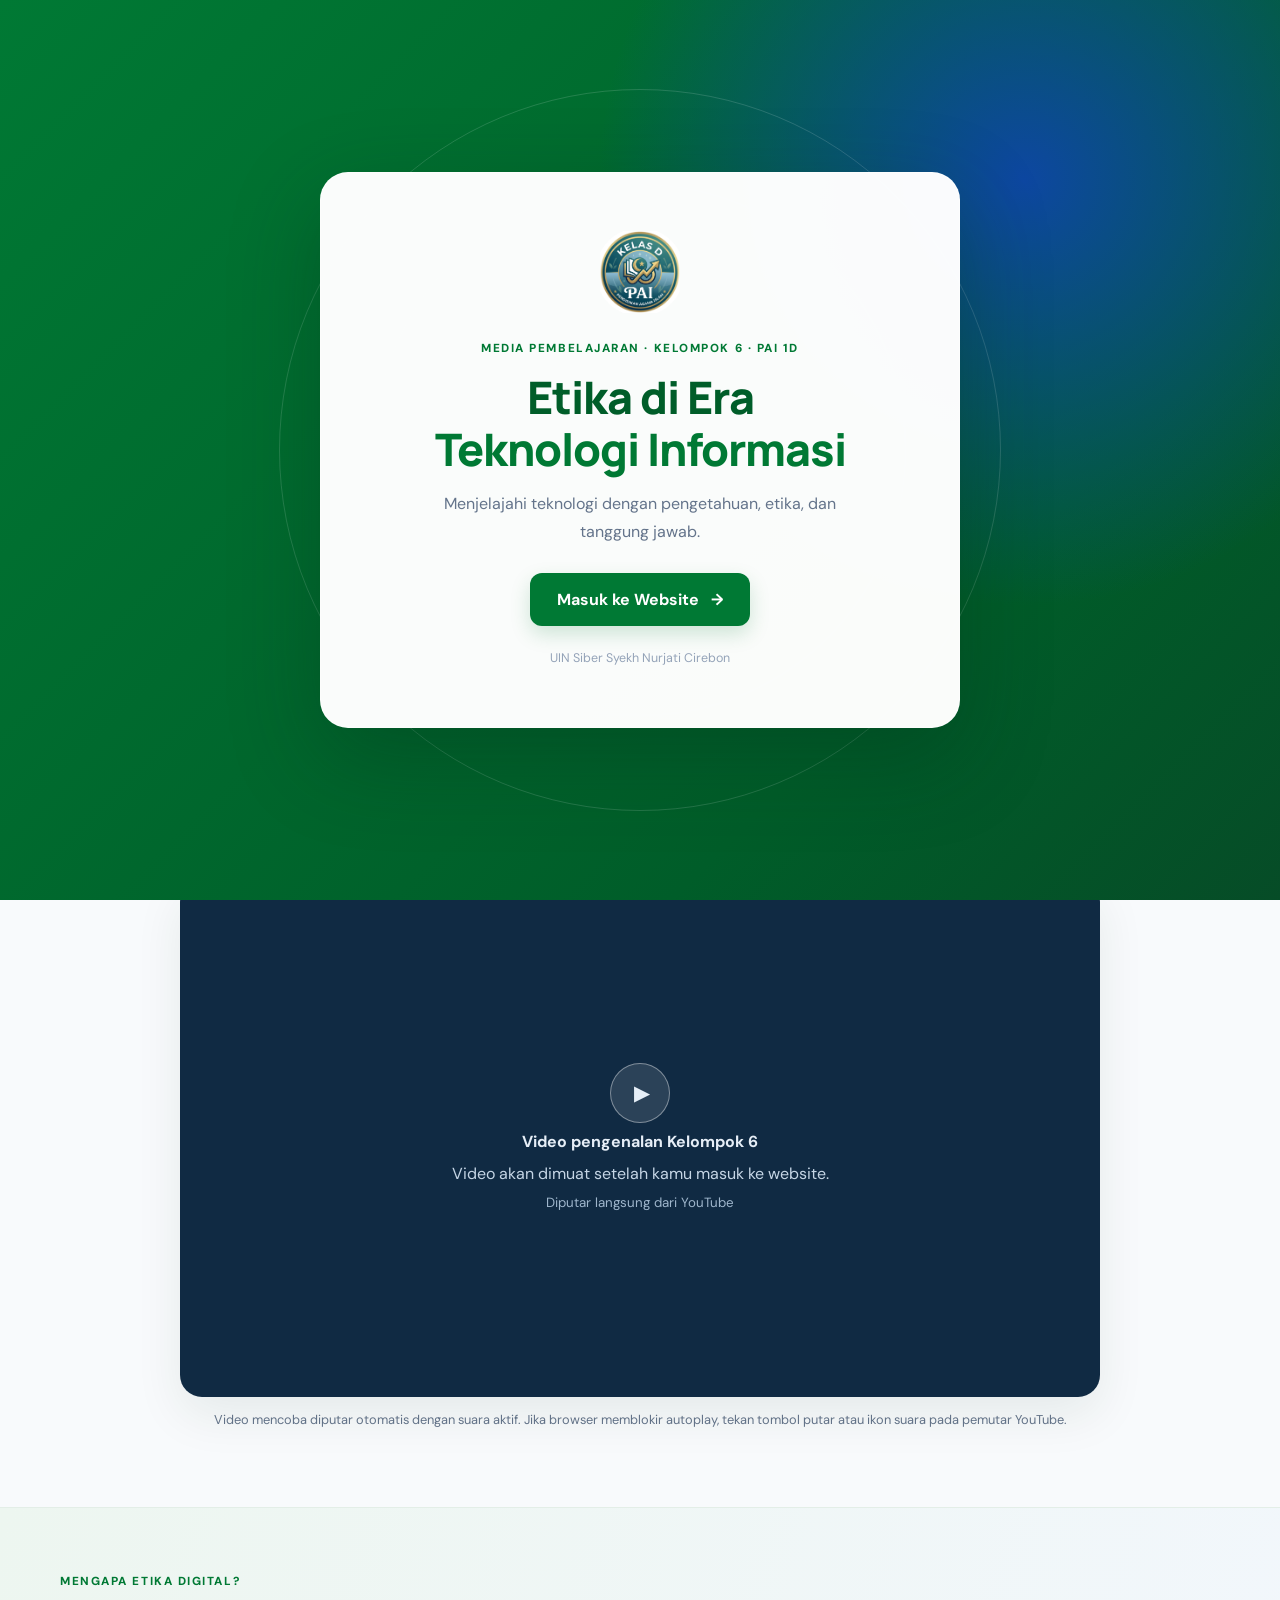
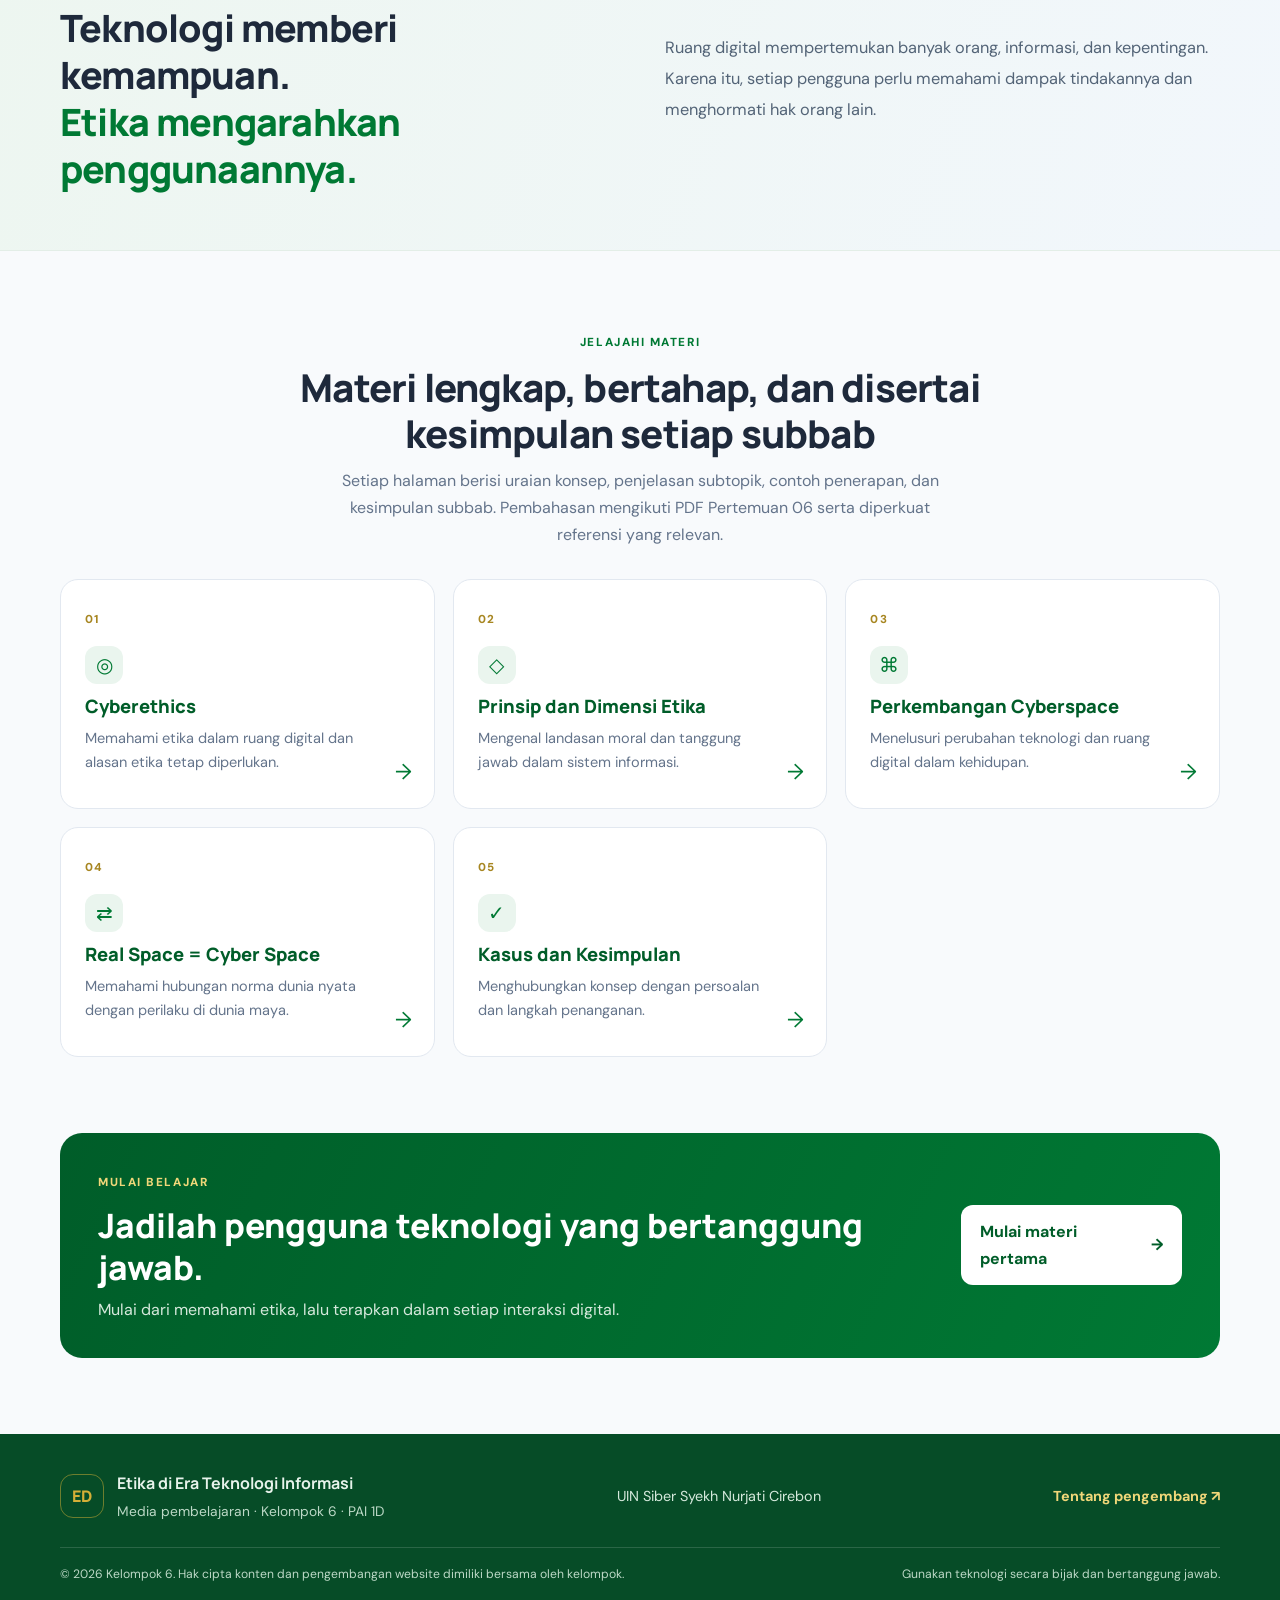
<file: index.html>
<!doctype html>
<html lang="id">
<head>
  <meta charset="utf-8"><meta name="viewport" content="width=device-width, initial-scale=1">
  <meta name="theme-color" content="#007934"><meta name="description" content="Media pembelajaran Etika di Era Teknologi Informasi oleh Kelompok 6, PAI 1D.">
  <title>Etika di Era Teknologi Informasi | Beranda</title>
  <script>
  try {
    if (sessionStorage.getItem('pai1dPageTransition') === '1') {
      document.documentElement.classList.add('page-transition-in');
      sessionStorage.removeItem('pai1dPageTransition');
    }
  } catch (error) {}
</script>

<script>
/* Deteksi awal Welcome Screen sebelum halaman dirender agar tidak berkedip. */
(function () {
  var SIX_HOURS = 6 * 60 * 60 * 1000;
  var LOCAL_KEY = 'pai1dEtikaDigitalLastVisit';
  var SESSION_KEY = 'pai1dEtikaDigitalLastActivityInTab';
  var WINDOW_TOKEN = '__PAI1D_WELCOME_LAST_ACTIVITY__=';

  function readStorage(storage, key) {
    try { return Number(storage.getItem(key) || 0); }
    catch (error) { return 0; }
  }

  function readWindowTime() {
    try {
      var match = String(window.name || '').match(/(?:^|;)__PAI1D_WELCOME_LAST_ACTIVITY__=(\d+)/);
      return match ? Number(match[1]) : 0;
    } catch (error) { return 0; }
  }

  var last = Math.max(
    readStorage(window.localStorage, LOCAL_KEY),
    readStorage(window.sessionStorage, SESSION_KEY),
    readWindowTime()
  );
  var recent = last > 0 && Date.now() >= last && Date.now() - last < SIX_HOURS;

  if (recent) document.documentElement.classList.add('welcome-suppressed');
})();
</script>

<link rel="stylesheet" href="css/style.css"><link rel="stylesheet" href="css/responsive.css"><script src="js/main.js" defer></script><script src="js/welcome.js" defer></script><script src="js/video.js" defer></script>
</head>
<body data-page="home">
<div class="page-loader" id="pageLoader" aria-hidden="true">
  <div class="skeleton-shell">
    <div class="skeleton-header" aria-hidden="true">
      <div class="skeleton-brand"><span class="skeleton-block skeleton-logo"></span><span class="skeleton-block skeleton-brand-name"></span></div>
      <div class="skeleton-nav"><span class="skeleton-block"></span><span class="skeleton-block"></span><span class="skeleton-block"></span><span class="skeleton-block"></span></div>
    </div>
    <div class="skeleton-content" aria-hidden="true">
      <span class="skeleton-block skeleton-eyebrow"></span>
      <span class="skeleton-block skeleton-title"></span>
      <span class="skeleton-block skeleton-title skeleton-title-short"></span>
      <span class="skeleton-block skeleton-copy skeleton-copy-wide"></span>
      <span class="skeleton-block skeleton-copy"></span>
      <div class="skeleton-cards">
        <div class="skeleton-card"><span class="skeleton-block skeleton-card-icon"></span><span class="skeleton-block skeleton-card-title"></span><span class="skeleton-block skeleton-card-line"></span><span class="skeleton-block skeleton-card-line skeleton-card-line-short"></span></div>
        <div class="skeleton-card"><span class="skeleton-block skeleton-card-icon"></span><span class="skeleton-block skeleton-card-title"></span><span class="skeleton-block skeleton-card-line"></span><span class="skeleton-block skeleton-card-line skeleton-card-line-short"></span></div>
        <div class="skeleton-card"><span class="skeleton-block skeleton-card-icon"></span><span class="skeleton-block skeleton-card-title"></span><span class="skeleton-block skeleton-card-line"></span><span class="skeleton-block skeleton-card-line skeleton-card-line-short"></span></div>
      </div>
    </div>
    <span class="skeleton-sr-only">Memuat halaman berikutnya…</span>
  </div>
</div>

<div class="welcome-screen" id="welcomeScreen" aria-labelledby="welcomeTitle" aria-modal="true" role="dialog">
  <div class="welcome-panel">
    <img class="welcome-logo" src="assets/foto/logo%20pai1d.png" alt="Logo PAI 1D" onerror="this.classList.add('logo-missing')">
    <span class="eyebrow">MEDIA PEMBELAJARAN · KELOMPOK 6 · PAI 1D</span>
    <h1 id="welcomeTitle">Etika di Era<br><span>Teknologi Informasi</span></h1>
    <p class="welcome-description">Menjelajahi teknologi dengan pengetahuan, etika, dan tanggung jawab.</p>
    <button class="button button-primary welcome-enter" id="enterWebsite" type="button">Masuk ke Website <span aria-hidden="true">→</span></button>
    <p class="welcome-footnote">UIN Siber Syekh Nurjati Cirebon</p>
  </div>
</div>
<header class="site-header">
  <a class="brand" href="index.html" aria-label="Beranda Etika Digital">
    <img class="brand-logo" src="assets/foto/logo%20pai1d.png" alt="Logo PAI 1D" onerror="this.classList.add('logo-missing')">
    <span class="brand-name">Etika Digital</span>
  </a>
  <button class="menu-toggle" id="menuToggle" type="button" aria-label="Buka navigasi" aria-expanded="false" aria-controls="mainNav"><span></span><span></span><span></span></button>
  <nav class="main-nav" id="mainNav" aria-label="Navigasi utama"><a class="nav-link active" href="index.html">Beranda</a><a class="nav-link " href="cyberethics.html">Cyberethics</a><a class="nav-link " href="prinsip-etika.html">Prinsip Etika</a><a class="nav-link " href="perkembangan-cyberspace.html">Perkembangan</a><a class="nav-link " href="real-space-cyber-space.html">Real = Cyber</a><a class="nav-link " href="kasus-kesimpulan.html">Kasus & Kesimpulan</a><a class="nav-link " href="tentang-kami.html">Tentang Kami</a></nav>
</header>
<main>
  <section class="hero section-wrap">
    <div class="hero-copy"><span class="eyebrow">KELOMPOK 6 · PAI 1D · MEDIA PEMBELAJARAN</span>
      <h1>Teknologi terus berkembang.<br><span>Etika menjadi arah.</span></h1>
      <p>Pelajari Cyberethics, lima dimensi moral, perkembangan cyberspace, kesamaan norma dunia nyata dan dunia maya, serta cara mengenali dan menangani kejahatan digital.</p>
      <div class="hero-actions"><a class="button button-primary" href="#video-intro">Tonton pengantar <span aria-hidden="true">↓</span></a><a class="text-link" href="#jelajahi">Jelajahi materi <span aria-hidden="true">→</span></a></div>
    </div>
    <div class="hero-visual" aria-label="Ilustrasi jaringan teknologi dan etika digital"><div class="visual-grid"></div><div class="visual-ring ring-a"></div><div class="visual-ring ring-b"></div><div class="visual-center"><span class="visual-symbol">✦</span><strong>ETIKA</strong><small>DI RUANG DIGITAL</small></div><span class="orbit-label label-a">PRIVASI</span><span class="orbit-label label-b">TANGGUNG JAWAB</span><span class="orbit-label label-c">INFORMASI</span></div>
  </section>

  <section class="video-section section-wrap" id="video-intro">
    <div class="section-heading"><span class="eyebrow">MULAI DARI SINI</span><h2>Kenali isi website ini</h2><p>Saksikan video pengantar sebelum menjelajahi materi Etika di Era Teknologi Informasi.</p></div>
    <div class="video-frame youtube-video-frame">
      <div class="youtube-player" id="youtubePlayer" aria-label="Pemutar video YouTube"></div>
      <div class="video-placeholder" id="videoPlaceholder">
        <span class="placeholder-play" aria-hidden="true">▶</span>
        <strong>Video pengenalan Kelompok 6</strong>
        <p>Video akan dimuat setelah kamu masuk ke website.</p>
        <small>Diputar langsung dari YouTube</small>
      </div>
      <div class="video-status" id="videoStatus" aria-live="polite"></div>
    </div>
    <p class="video-note">Video mencoba diputar otomatis dengan suara aktif. Jika browser memblokir autoplay, tekan tombol putar atau ikon suara pada pemutar YouTube.</p>
  </section>

  <section class="intro-band"><div class="section-wrap intro-band-inner"><div><span class="eyebrow">MENGAPA ETIKA DIGITAL?</span><h2>Teknologi memberi kemampuan.<br><span>Etika mengarahkan penggunaannya.</span></h2></div><p>Ruang digital mempertemukan banyak orang, informasi, dan kepentingan. Karena itu, setiap pengguna perlu memahami dampak tindakannya dan menghormati hak orang lain.</p></div></section>

  <section class="materials-section section-wrap" id="jelajahi"><div class="section-heading"><span class="eyebrow">JELAJAHI MATERI</span><h2>Materi lengkap, bertahap, dan disertai kesimpulan setiap subbab</h2><p>Setiap halaman berisi uraian konsep, penjelasan subtopik, contoh penerapan, dan kesimpulan subbab. Pembahasan mengikuti PDF Pertemuan 06 serta diperkuat referensi yang relevan.</p></div>
    <div class="material-grid">
      <a class="material-card" href="cyberethics.html"><span class="card-number">01</span><span class="card-icon">◎</span><h3>Cyberethics</h3><p>Memahami etika dalam ruang digital dan alasan etika tetap diperlukan.</p><span class="card-arrow">→</span></a>
      <a class="material-card" href="prinsip-etika.html"><span class="card-number">02</span><span class="card-icon">◇</span><h3>Prinsip dan Dimensi Etika</h3><p>Mengenal landasan moral dan tanggung jawab dalam sistem informasi.</p><span class="card-arrow">→</span></a>
      <a class="material-card" href="perkembangan-cyberspace.html"><span class="card-number">03</span><span class="card-icon">⌘</span><h3>Perkembangan Cyberspace</h3><p>Menelusuri perubahan teknologi dan ruang digital dalam kehidupan.</p><span class="card-arrow">→</span></a>
      <a class="material-card" href="real-space-cyber-space.html"><span class="card-number">04</span><span class="card-icon">⇄</span><h3>Real Space = Cyber Space</h3><p>Memahami hubungan norma dunia nyata dengan perilaku di dunia maya.</p><span class="card-arrow">→</span></a>
      <a class="material-card" href="kasus-kesimpulan.html"><span class="card-number">05</span><span class="card-icon">✓</span><h3>Kasus dan Kesimpulan</h3><p>Menghubungkan konsep dengan persoalan dan langkah penanganan.</p><span class="card-arrow">→</span></a>
    </div>
  </section>
  <section class="closing-cta section-wrap"><div><span class="eyebrow">MULAI BELAJAR</span><h2>Jadilah pengguna teknologi yang bertanggung jawab.</h2><p>Mulai dari memahami etika, lalu terapkan dalam setiap interaksi digital.</p></div><a class="button button-light" href="cyberethics.html">Mulai materi pertama <span aria-hidden="true">→</span></a></section>
</main>
<footer class="site-footer">
  <div class="footer-main">
    <div class="footer-brand-block">
      <span class="footer-mark">ED</span>
      <div><strong>Etika di Era Teknologi Informasi</strong><p>Media pembelajaran · Kelompok 6 · PAI 1D</p></div>
    </div>
    <div class="footer-campus">UIN Siber Syekh Nurjati Cirebon</div>
    <a class="footer-about-link" href="tentang-kami.html">Tentang pengembang <span aria-hidden="true">↗</span></a>
  </div>
  <div class="footer-bottom"><span>© 2026 Kelompok 6. Hak cipta konten dan pengembangan website dimiliki bersama oleh kelompok.</span><span>Gunakan teknologi secara bijak dan bertanggung jawab.</span></div>
</footer>
  <button class="back-to-top" id="backToTop" type="button" aria-label="Kembali ke atas" title="Kembali ke atas"><span aria-hidden="true">↑</span></button>
</body></html>
</file>
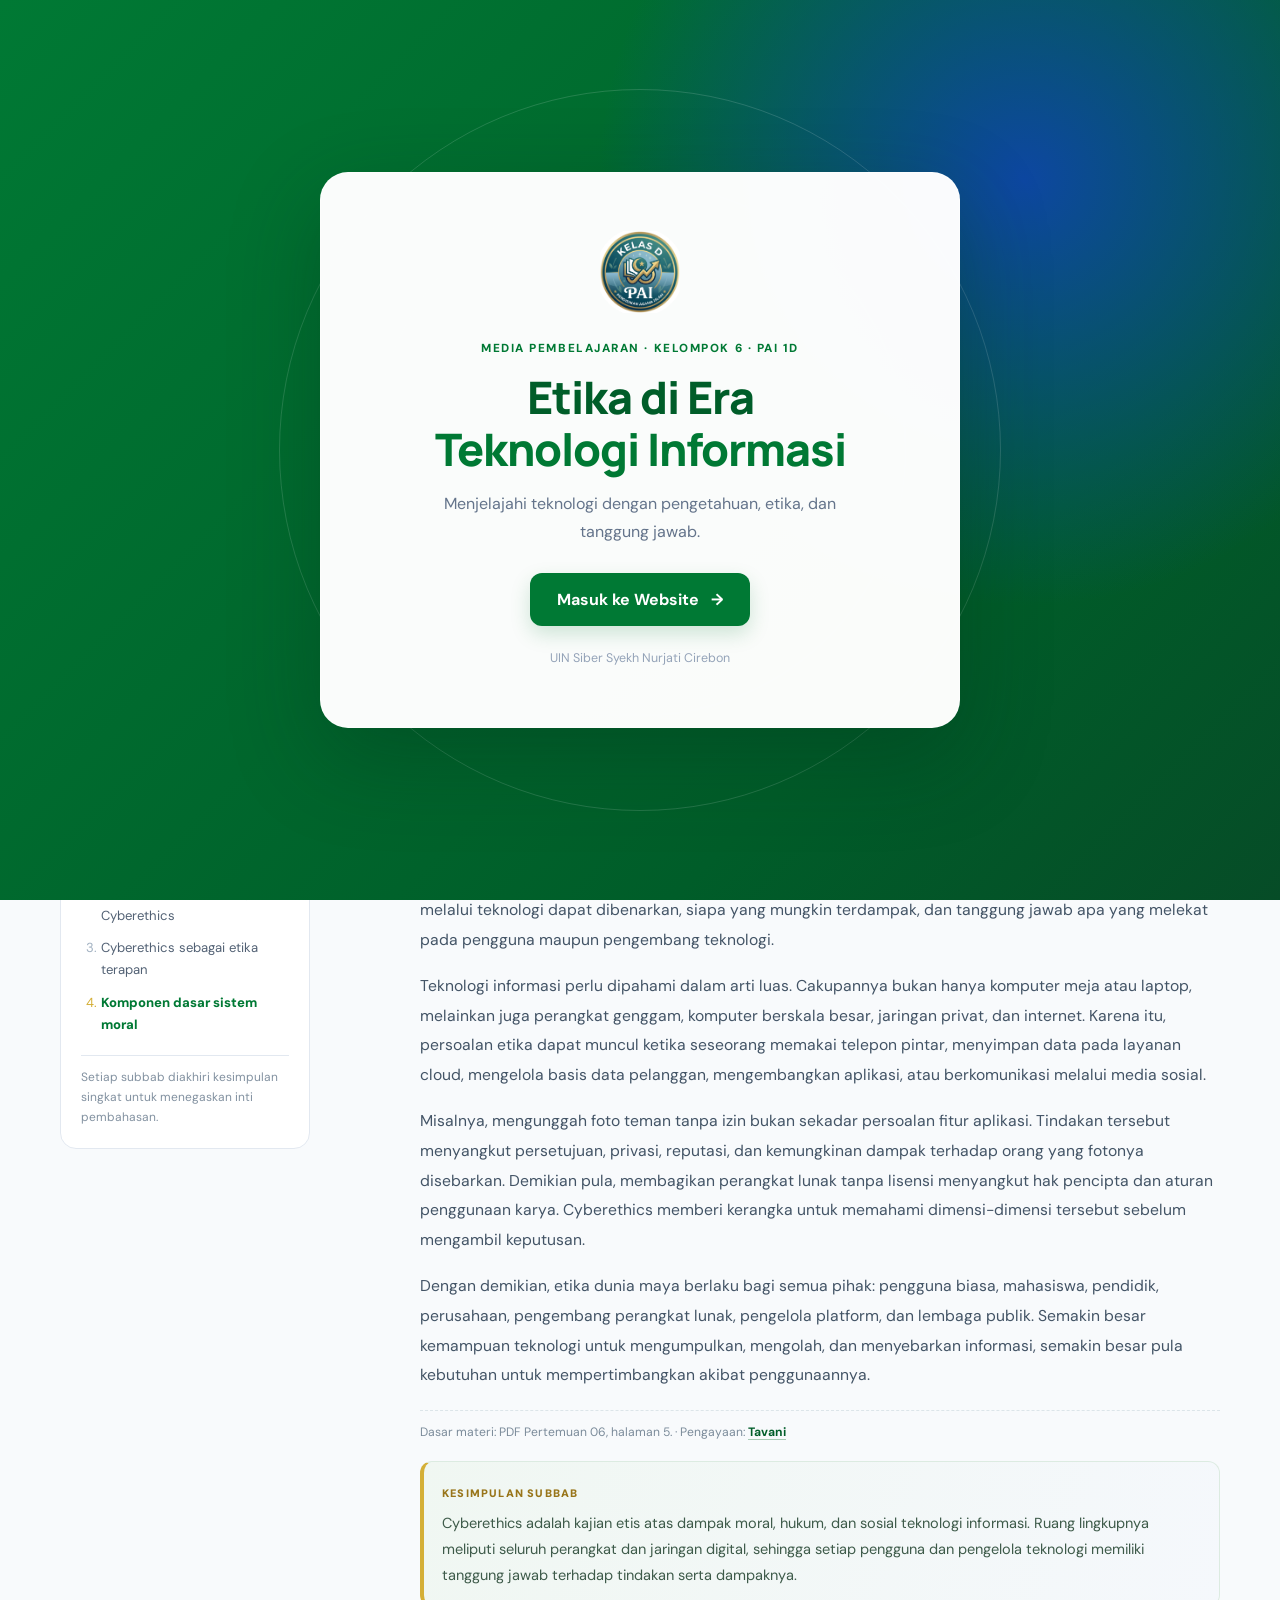
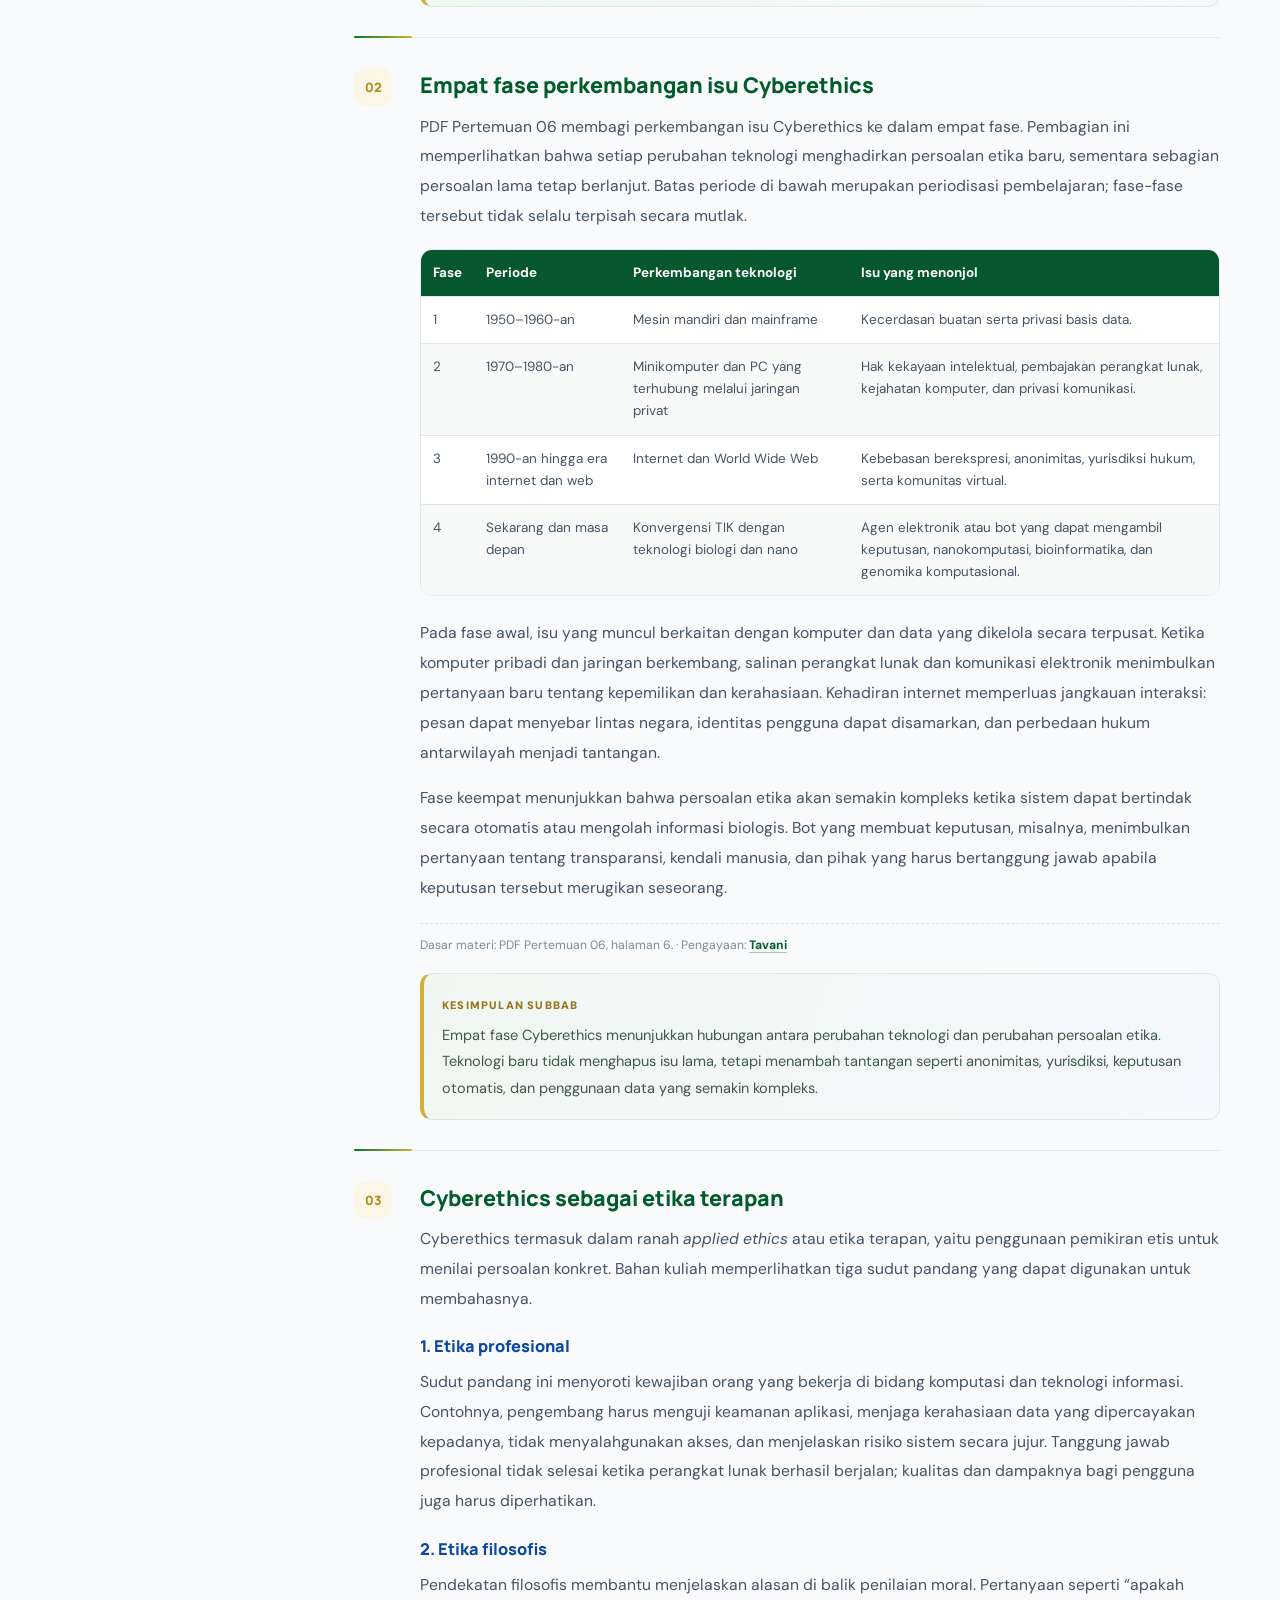
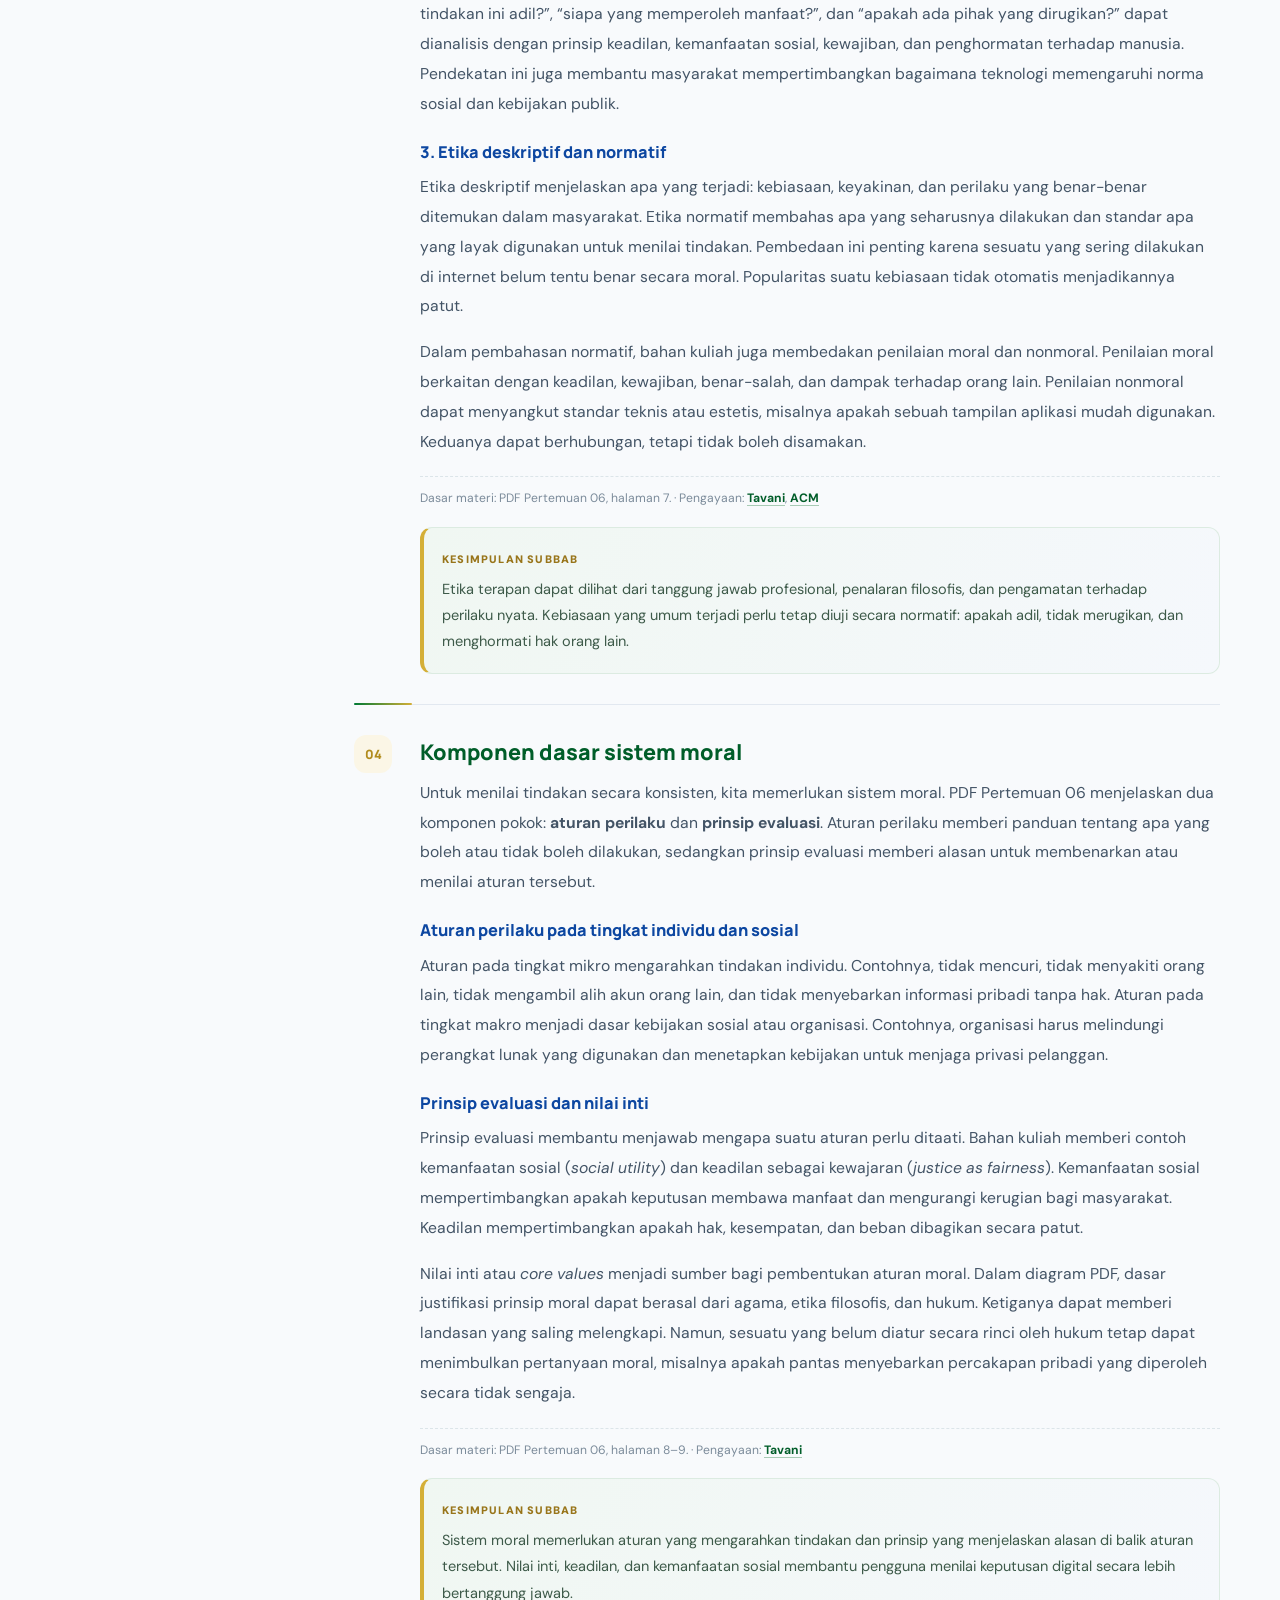
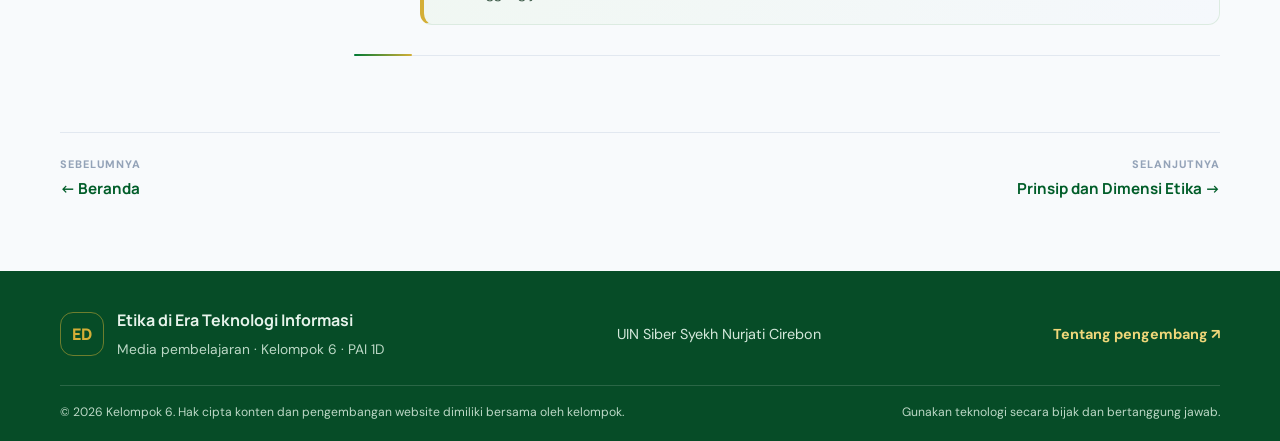
<file: cyberethics.html>
<!doctype html>
<html lang="id"><head><meta charset="utf-8"><meta name="viewport" content="width=device-width, initial-scale=1"><meta name="theme-color" content="#007934"><meta name="description" content="Cyberethics membahas bagaimana manusia seharusnya bertindak ketika teknologi informasi menjadi bagian dari kehidupan sehari-hari. Pembahasannya tidak berhenti pada sopan santun di internet, tetapi juga mencakup privasi, kepemilikan, dampak sosial, kualitas sistem, dan tanggung jawab atas keputusan yang melibatkan teknologi."><title>Cyberethics (Etika Dunia Maya) | Etika Digital - Kelompok 6</title><script>
  try {
    if (sessionStorage.getItem('pai1dPageTransition') === '1') {
      document.documentElement.classList.add('page-transition-in');
      sessionStorage.removeItem('pai1dPageTransition');
    }
  } catch (error) {}
</script>

<script>
/* Deteksi awal Welcome Screen sebelum halaman dirender agar tidak berkedip. */
(function () {
  var SIX_HOURS = 6 * 60 * 60 * 1000;
  var LOCAL_KEY = 'pai1dEtikaDigitalLastVisit';
  var SESSION_KEY = 'pai1dEtikaDigitalLastActivityInTab';
  var WINDOW_TOKEN = '__PAI1D_WELCOME_LAST_ACTIVITY__=';

  function readStorage(storage, key) {
    try { return Number(storage.getItem(key) || 0); }
    catch (error) { return 0; }
  }

  function readWindowTime() {
    try {
      var match = String(window.name || '').match(/(?:^|;)__PAI1D_WELCOME_LAST_ACTIVITY__=(\d+)/);
      return match ? Number(match[1]) : 0;
    } catch (error) { return 0; }
  }

  var last = Math.max(
    readStorage(window.localStorage, LOCAL_KEY),
    readStorage(window.sessionStorage, SESSION_KEY),
    readWindowTime()
  );
  var recent = last > 0 && Date.now() >= last && Date.now() - last < SIX_HOURS;

  if (recent) document.documentElement.classList.add('welcome-suppressed');
})();
</script>

<link rel="stylesheet" href="css/style.css"><link rel="stylesheet" href="css/responsive.css"><script src="js/main.js" defer></script><script src="js/welcome.js" defer></script></head>
<body data-page="cyberethics">
<div class="page-loader" id="pageLoader" aria-hidden="true">
  <div class="skeleton-shell">
    <div class="skeleton-header" aria-hidden="true">
      <div class="skeleton-brand"><span class="skeleton-block skeleton-logo"></span><span class="skeleton-block skeleton-brand-name"></span></div>
      <div class="skeleton-nav"><span class="skeleton-block"></span><span class="skeleton-block"></span><span class="skeleton-block"></span><span class="skeleton-block"></span></div>
    </div>
    <div class="skeleton-content" aria-hidden="true">
      <span class="skeleton-block skeleton-eyebrow"></span>
      <span class="skeleton-block skeleton-title"></span>
      <span class="skeleton-block skeleton-title skeleton-title-short"></span>
      <span class="skeleton-block skeleton-copy skeleton-copy-wide"></span>
      <span class="skeleton-block skeleton-copy"></span>
      <div class="skeleton-cards">
        <div class="skeleton-card"><span class="skeleton-block skeleton-card-icon"></span><span class="skeleton-block skeleton-card-title"></span><span class="skeleton-block skeleton-card-line"></span><span class="skeleton-block skeleton-card-line skeleton-card-line-short"></span></div>
        <div class="skeleton-card"><span class="skeleton-block skeleton-card-icon"></span><span class="skeleton-block skeleton-card-title"></span><span class="skeleton-block skeleton-card-line"></span><span class="skeleton-block skeleton-card-line skeleton-card-line-short"></span></div>
        <div class="skeleton-card"><span class="skeleton-block skeleton-card-icon"></span><span class="skeleton-block skeleton-card-title"></span><span class="skeleton-block skeleton-card-line"></span><span class="skeleton-block skeleton-card-line skeleton-card-line-short"></span></div>
      </div>
    </div>
    <span class="skeleton-sr-only">Memuat halaman berikutnya…</span>
  </div>
</div>
<div class="welcome-screen" id="welcomeScreen" aria-labelledby="welcomeTitle" aria-modal="true" role="dialog">
      <div class="welcome-panel">
        <img class="welcome-logo" src="assets/foto/logo%20pai1d.png" alt="Logo PAI 1D" onerror="this.classList.add('logo-missing')">
        <span class="eyebrow">MEDIA PEMBELAJARAN · KELOMPOK 6 · PAI 1D</span>
        <h1 id="welcomeTitle">Etika di Era<br><span>Teknologi Informasi</span></h1>
        <p class="welcome-description">Menjelajahi teknologi dengan pengetahuan, etika, dan tanggung jawab.</p>
        <button class="button button-primary welcome-enter" id="enterWebsite" type="button">Masuk ke Website <span aria-hidden="true">→</span></button>
        <p class="welcome-footnote">UIN Siber Syekh Nurjati Cirebon</p>
      </div>
    </div><header class="site-header">
      <a class="brand" href="index.html" aria-label="Beranda Etika Digital">
        <img class="brand-logo" src="assets/foto/logo%20pai1d.png" alt="Logo PAI 1D" onerror="this.classList.add('logo-missing')">
        <span class="brand-name">Etika Digital</span>
      </a>
      <button class="menu-toggle" id="menuToggle" type="button" aria-label="Buka navigasi" aria-expanded="false" aria-controls="mainNav"><span></span><span></span><span></span></button>
      <nav class="main-nav" id="mainNav" aria-label="Navigasi utama"><a class="nav-link " href="index.html">Beranda</a><a class="nav-link active" href="cyberethics.html">Cyberethics</a><a class="nav-link " href="prinsip-etika.html">Prinsip Etika</a><a class="nav-link " href="perkembangan-cyberspace.html">Perkembangan</a><a class="nav-link " href="real-space-cyber-space.html">Real = Cyber</a><a class="nav-link " href="kasus-kesimpulan.html">Kasus & Kesimpulan</a><a class="nav-link " href="tentang-kami.html">Tentang Kami</a></nav>
    </header>
<main class="article-main section-wrap">
  <nav class="breadcrumb" aria-label="Breadcrumb"><a href="index.html">Beranda</a><span>/</span><span>Cyberethics (Etika Dunia Maya)</span></nav>
  <header class="article-hero"><span class="eyebrow">MATERI 01 · ETIKA DI ERA TEKNOLOGI INFORMASI · KELOMPOK 6</span><h1>Cyberethics (Etika Dunia Maya)</h1><h2>Memahami tanggung jawab moral, sosial, dan hukum dalam penggunaan teknologi informasi</h2><p>Cyberethics membahas bagaimana manusia seharusnya bertindak ketika teknologi informasi menjadi bagian dari kehidupan sehari-hari. Pembahasannya tidak berhenti pada sopan santun di internet, tetapi juga mencakup privasi, kepemilikan, dampak sosial, kualitas sistem, dan tanggung jawab atas keputusan yang melibatkan teknologi.</p></header>
  <aside class="article-callout"><span class="callout-mark">✦</span><div><strong>Tujuan pembelajaran</strong><p>Menjelaskan pengertian Cyberethics, perkembangan isu etika digital, pendekatan etika terapan, serta komponen dasar sistem moral.</p><p class="callout-subtext">Pembahasan mengikuti susunan PDF Pertemuan 06 dan dilengkapi rujukan akademik, kode etik profesi, serta peraturan resmi yang relevan.</p></div></aside>
  <div class="article-layout"><aside class="toc"><strong>Dalam halaman ini</strong><ol><li><a href="#bagian-1">Pengertian dan ruang lingkup Cyberethics</a></li><li><a href="#bagian-2">Empat fase perkembangan isu Cyberethics</a></li><li><a href="#bagian-3">Cyberethics sebagai etika terapan</a></li><li><a href="#bagian-4">Komponen dasar sistem moral</a></li></ol><div class="toc-note">Setiap subbab diakhiri kesimpulan singkat untuk menegaskan inti pembahasan.</div></aside><div class="article-content"><section class="article-section" id="bagian-1">
      <span class="section-index">01</span>
      <div class="article-section-body">
        <h2>Pengertian dan ruang lingkup Cyberethics</h2>
        
        <p><strong>Cyberethics</strong> atau etika dunia maya adalah kajian mengenai persoalan moral, hukum, dan pengaruh sosial yang muncul sebagai akibat kemajuan teknologi informasi. Definisi dalam bahan kuliah merujuk pada Herman T. Tavani. Dengan kata lain, Cyberethics membantu kita menilai apakah suatu tindakan yang dilakukan melalui teknologi dapat dibenarkan, siapa yang mungkin terdampak, dan tanggung jawab apa yang melekat pada pengguna maupun pengembang teknologi.</p>
        <p>Teknologi informasi perlu dipahami dalam arti luas. Cakupannya bukan hanya komputer meja atau laptop, melainkan juga perangkat genggam, komputer berskala besar, jaringan privat, dan internet. Karena itu, persoalan etika dapat muncul ketika seseorang memakai telepon pintar, menyimpan data pada layanan cloud, mengelola basis data pelanggan, mengembangkan aplikasi, atau berkomunikasi melalui media sosial.</p>
        <p>Misalnya, mengunggah foto teman tanpa izin bukan sekadar persoalan fitur aplikasi. Tindakan tersebut menyangkut persetujuan, privasi, reputasi, dan kemungkinan dampak terhadap orang yang fotonya disebarkan. Demikian pula, membagikan perangkat lunak tanpa lisensi menyangkut hak pencipta dan aturan penggunaan karya. Cyberethics memberi kerangka untuk memahami dimensi-dimensi tersebut sebelum mengambil keputusan.</p>
        <p>Dengan demikian, etika dunia maya berlaku bagi semua pihak: pengguna biasa, mahasiswa, pendidik, perusahaan, pengembang perangkat lunak, pengelola platform, dan lembaga publik. Semakin besar kemampuan teknologi untuk mengumpulkan, mengolah, dan menyebarkan informasi, semakin besar pula kebutuhan untuk mempertimbangkan akibat penggunaannya.</p>
      
        <p class="source-note">Dasar materi: PDF Pertemuan 06, halaman 5. · Pengayaan: <a href="https://elmhurst.ecampus.com/ethics-technology-ethical-issues-age/bk/9780471998037" target="_blank" rel="noopener noreferrer">Tavani</a></p>
        <div class="subsection-conclusion"><span class="conclusion-label">KESIMPULAN SUBBAB</span><p>Cyberethics adalah kajian etis atas dampak moral, hukum, dan sosial teknologi informasi. Ruang lingkupnya meliputi seluruh perangkat dan jaringan digital, sehingga setiap pengguna dan pengelola teknologi memiliki tanggung jawab terhadap tindakan serta dampaknya.</p></div>
      </div>
    </section><section class="article-section" id="bagian-2">
      <span class="section-index">02</span>
      <div class="article-section-body">
        <h2>Empat fase perkembangan isu Cyberethics</h2>
        
        <p>PDF Pertemuan 06 membagi perkembangan isu Cyberethics ke dalam empat fase. Pembagian ini memperlihatkan bahwa setiap perubahan teknologi menghadirkan persoalan etika baru, sementara sebagian persoalan lama tetap berlanjut. Batas periode di bawah merupakan periodisasi pembelajaran; fase-fase tersebut tidak selalu terpisah secara mutlak.</p>
        <div class="table-wrap"><table class="phase-table"><thead><tr><th>Fase</th><th>Periode</th><th>Perkembangan teknologi</th><th>Isu yang menonjol</th></tr></thead><tbody>
          <tr><td>1</td><td>1950–1960-an</td><td>Mesin mandiri dan mainframe</td><td>Kecerdasan buatan serta privasi basis data.</td></tr>
          <tr><td>2</td><td>1970–1980-an</td><td>Minikomputer dan PC yang terhubung melalui jaringan privat</td><td>Hak kekayaan intelektual, pembajakan perangkat lunak, kejahatan komputer, dan privasi komunikasi.</td></tr>
          <tr><td>3</td><td>1990-an hingga era internet dan web</td><td>Internet dan World Wide Web</td><td>Kebebasan berekspresi, anonimitas, yurisdiksi hukum, serta komunitas virtual.</td></tr>
          <tr><td>4</td><td>Sekarang dan masa depan</td><td>Konvergensi TIK dengan teknologi biologi dan nano</td><td>Agen elektronik atau bot yang dapat mengambil keputusan, nanokomputasi, bioinformatika, dan genomika komputasional.</td></tr>
        </tbody></table></div>
        <p>Pada fase awal, isu yang muncul berkaitan dengan komputer dan data yang dikelola secara terpusat. Ketika komputer pribadi dan jaringan berkembang, salinan perangkat lunak dan komunikasi elektronik menimbulkan pertanyaan baru tentang kepemilikan dan kerahasiaan. Kehadiran internet memperluas jangkauan interaksi: pesan dapat menyebar lintas negara, identitas pengguna dapat disamarkan, dan perbedaan hukum antarwilayah menjadi tantangan.</p>
        <p>Fase keempat menunjukkan bahwa persoalan etika akan semakin kompleks ketika sistem dapat bertindak secara otomatis atau mengolah informasi biologis. Bot yang membuat keputusan, misalnya, menimbulkan pertanyaan tentang transparansi, kendali manusia, dan pihak yang harus bertanggung jawab apabila keputusan tersebut merugikan seseorang.</p>
      
        <p class="source-note">Dasar materi: PDF Pertemuan 06, halaman 6. · Pengayaan: <a href="https://elmhurst.ecampus.com/ethics-technology-ethical-issues-age/bk/9780471998037" target="_blank" rel="noopener noreferrer">Tavani</a></p>
        <div class="subsection-conclusion"><span class="conclusion-label">KESIMPULAN SUBBAB</span><p>Empat fase Cyberethics menunjukkan hubungan antara perubahan teknologi dan perubahan persoalan etika. Teknologi baru tidak menghapus isu lama, tetapi menambah tantangan seperti anonimitas, yurisdiksi, keputusan otomatis, dan penggunaan data yang semakin kompleks.</p></div>
      </div>
    </section><section class="article-section" id="bagian-3">
      <span class="section-index">03</span>
      <div class="article-section-body">
        <h2>Cyberethics sebagai etika terapan</h2>
        
        <p>Cyberethics termasuk dalam ranah <em>applied ethics</em> atau etika terapan, yaitu penggunaan pemikiran etis untuk menilai persoalan konkret. Bahan kuliah memperlihatkan tiga sudut pandang yang dapat digunakan untuk membahasnya.</p>
        <h3>1. Etika profesional</h3>
        <p>Sudut pandang ini menyoroti kewajiban orang yang bekerja di bidang komputasi dan teknologi informasi. Contohnya, pengembang harus menguji keamanan aplikasi, menjaga kerahasiaan data yang dipercayakan kepadanya, tidak menyalahgunakan akses, dan menjelaskan risiko sistem secara jujur. Tanggung jawab profesional tidak selesai ketika perangkat lunak berhasil berjalan; kualitas dan dampaknya bagi pengguna juga harus diperhatikan.</p>
        <h3>2. Etika filosofis</h3>
        <p>Pendekatan filosofis membantu menjelaskan alasan di balik penilaian moral. Pertanyaan seperti “apakah tindakan ini adil?”, “siapa yang memperoleh manfaat?”, dan “apakah ada pihak yang dirugikan?” dapat dianalisis dengan prinsip keadilan, kemanfaatan sosial, kewajiban, dan penghormatan terhadap manusia. Pendekatan ini juga membantu masyarakat mempertimbangkan bagaimana teknologi memengaruhi norma sosial dan kebijakan publik.</p>
        <h3>3. Etika deskriptif dan normatif</h3>
        <p>Etika deskriptif menjelaskan apa yang terjadi: kebiasaan, keyakinan, dan perilaku yang benar-benar ditemukan dalam masyarakat. Etika normatif membahas apa yang seharusnya dilakukan dan standar apa yang layak digunakan untuk menilai tindakan. Pembedaan ini penting karena sesuatu yang sering dilakukan di internet belum tentu benar secara moral. Popularitas suatu kebiasaan tidak otomatis menjadikannya patut.</p>
        <p>Dalam pembahasan normatif, bahan kuliah juga membedakan penilaian moral dan nonmoral. Penilaian moral berkaitan dengan keadilan, kewajiban, benar-salah, dan dampak terhadap orang lain. Penilaian nonmoral dapat menyangkut standar teknis atau estetis, misalnya apakah sebuah tampilan aplikasi mudah digunakan. Keduanya dapat berhubungan, tetapi tidak boleh disamakan.</p>
      
        <p class="source-note">Dasar materi: PDF Pertemuan 06, halaman 7. · Pengayaan: <a href="https://elmhurst.ecampus.com/ethics-technology-ethical-issues-age/bk/9780471998037" target="_blank" rel="noopener noreferrer">Tavani</a>, <a href="https://www.acm.org/code-of-ethics" target="_blank" rel="noopener noreferrer">ACM</a></p>
        <div class="subsection-conclusion"><span class="conclusion-label">KESIMPULAN SUBBAB</span><p>Etika terapan dapat dilihat dari tanggung jawab profesional, penalaran filosofis, dan pengamatan terhadap perilaku nyata. Kebiasaan yang umum terjadi perlu tetap diuji secara normatif: apakah adil, tidak merugikan, dan menghormati hak orang lain.</p></div>
      </div>
    </section><section class="article-section" id="bagian-4">
      <span class="section-index">04</span>
      <div class="article-section-body">
        <h2>Komponen dasar sistem moral</h2>
        
        <p>Untuk menilai tindakan secara konsisten, kita memerlukan sistem moral. PDF Pertemuan 06 menjelaskan dua komponen pokok: <strong>aturan perilaku</strong> dan <strong>prinsip evaluasi</strong>. Aturan perilaku memberi panduan tentang apa yang boleh atau tidak boleh dilakukan, sedangkan prinsip evaluasi memberi alasan untuk membenarkan atau menilai aturan tersebut.</p>
        <h3>Aturan perilaku pada tingkat individu dan sosial</h3>
        <p>Aturan pada tingkat mikro mengarahkan tindakan individu. Contohnya, tidak mencuri, tidak menyakiti orang lain, tidak mengambil alih akun orang lain, dan tidak menyebarkan informasi pribadi tanpa hak. Aturan pada tingkat makro menjadi dasar kebijakan sosial atau organisasi. Contohnya, organisasi harus melindungi perangkat lunak yang digunakan dan menetapkan kebijakan untuk menjaga privasi pelanggan.</p>
        <h3>Prinsip evaluasi dan nilai inti</h3>
        <p>Prinsip evaluasi membantu menjawab mengapa suatu aturan perlu ditaati. Bahan kuliah memberi contoh kemanfaatan sosial (<em>social utility</em>) dan keadilan sebagai kewajaran (<em>justice as fairness</em>). Kemanfaatan sosial mempertimbangkan apakah keputusan membawa manfaat dan mengurangi kerugian bagi masyarakat. Keadilan mempertimbangkan apakah hak, kesempatan, dan beban dibagikan secara patut.</p>
        <p>Nilai inti atau <em>core values</em> menjadi sumber bagi pembentukan aturan moral. Dalam diagram PDF, dasar justifikasi prinsip moral dapat berasal dari agama, etika filosofis, dan hukum. Ketiganya dapat memberi landasan yang saling melengkapi. Namun, sesuatu yang belum diatur secara rinci oleh hukum tetap dapat menimbulkan pertanyaan moral, misalnya apakah pantas menyebarkan percakapan pribadi yang diperoleh secara tidak sengaja.</p>
      
        <p class="source-note">Dasar materi: PDF Pertemuan 06, halaman 8–9. · Pengayaan: <a href="https://elmhurst.ecampus.com/ethics-technology-ethical-issues-age/bk/9780471998037" target="_blank" rel="noopener noreferrer">Tavani</a></p>
        <div class="subsection-conclusion"><span class="conclusion-label">KESIMPULAN SUBBAB</span><p>Sistem moral memerlukan aturan yang mengarahkan tindakan dan prinsip yang menjelaskan alasan di balik aturan tersebut. Nilai inti, keadilan, dan kemanfaatan sosial membantu pengguna menilai keputusan digital secara lebih bertanggung jawab.</p></div>
      </div>
    </section></div></div>
  <nav class="page-pagination" aria-label="Navigasi materi"><a href="index.html"><small>SEBELUMNYA</small><strong>← Beranda</strong></a><a class="next-page" href="prinsip-etika.html"><small>SELANJUTNYA</small><strong>Prinsip dan Dimensi Etika →</strong></a></nav>
</main><footer class="site-footer">
      <div class="footer-main">
        <div class="footer-brand-block"><span class="footer-mark">ED</span><div><strong>Etika di Era Teknologi Informasi</strong><p>Media pembelajaran · Kelompok 6 · PAI 1D</p></div></div>
        <div class="footer-campus">UIN Siber Syekh Nurjati Cirebon</div>
        <a class="footer-about-link" href="tentang-kami.html">Tentang pengembang <span aria-hidden="true">↗</span></a>
      </div>
      <div class="footer-bottom"><span>© 2026 Kelompok 6. Hak cipta konten dan pengembangan website dimiliki bersama oleh kelompok.</span><span>Gunakan teknologi secara bijak dan bertanggung jawab.</span></div>
    </footer><button class="back-to-top" id="backToTop" type="button" aria-label="Kembali ke atas" title="Kembali ke atas"><span aria-hidden="true">↑</span></button></body></html>
</file>
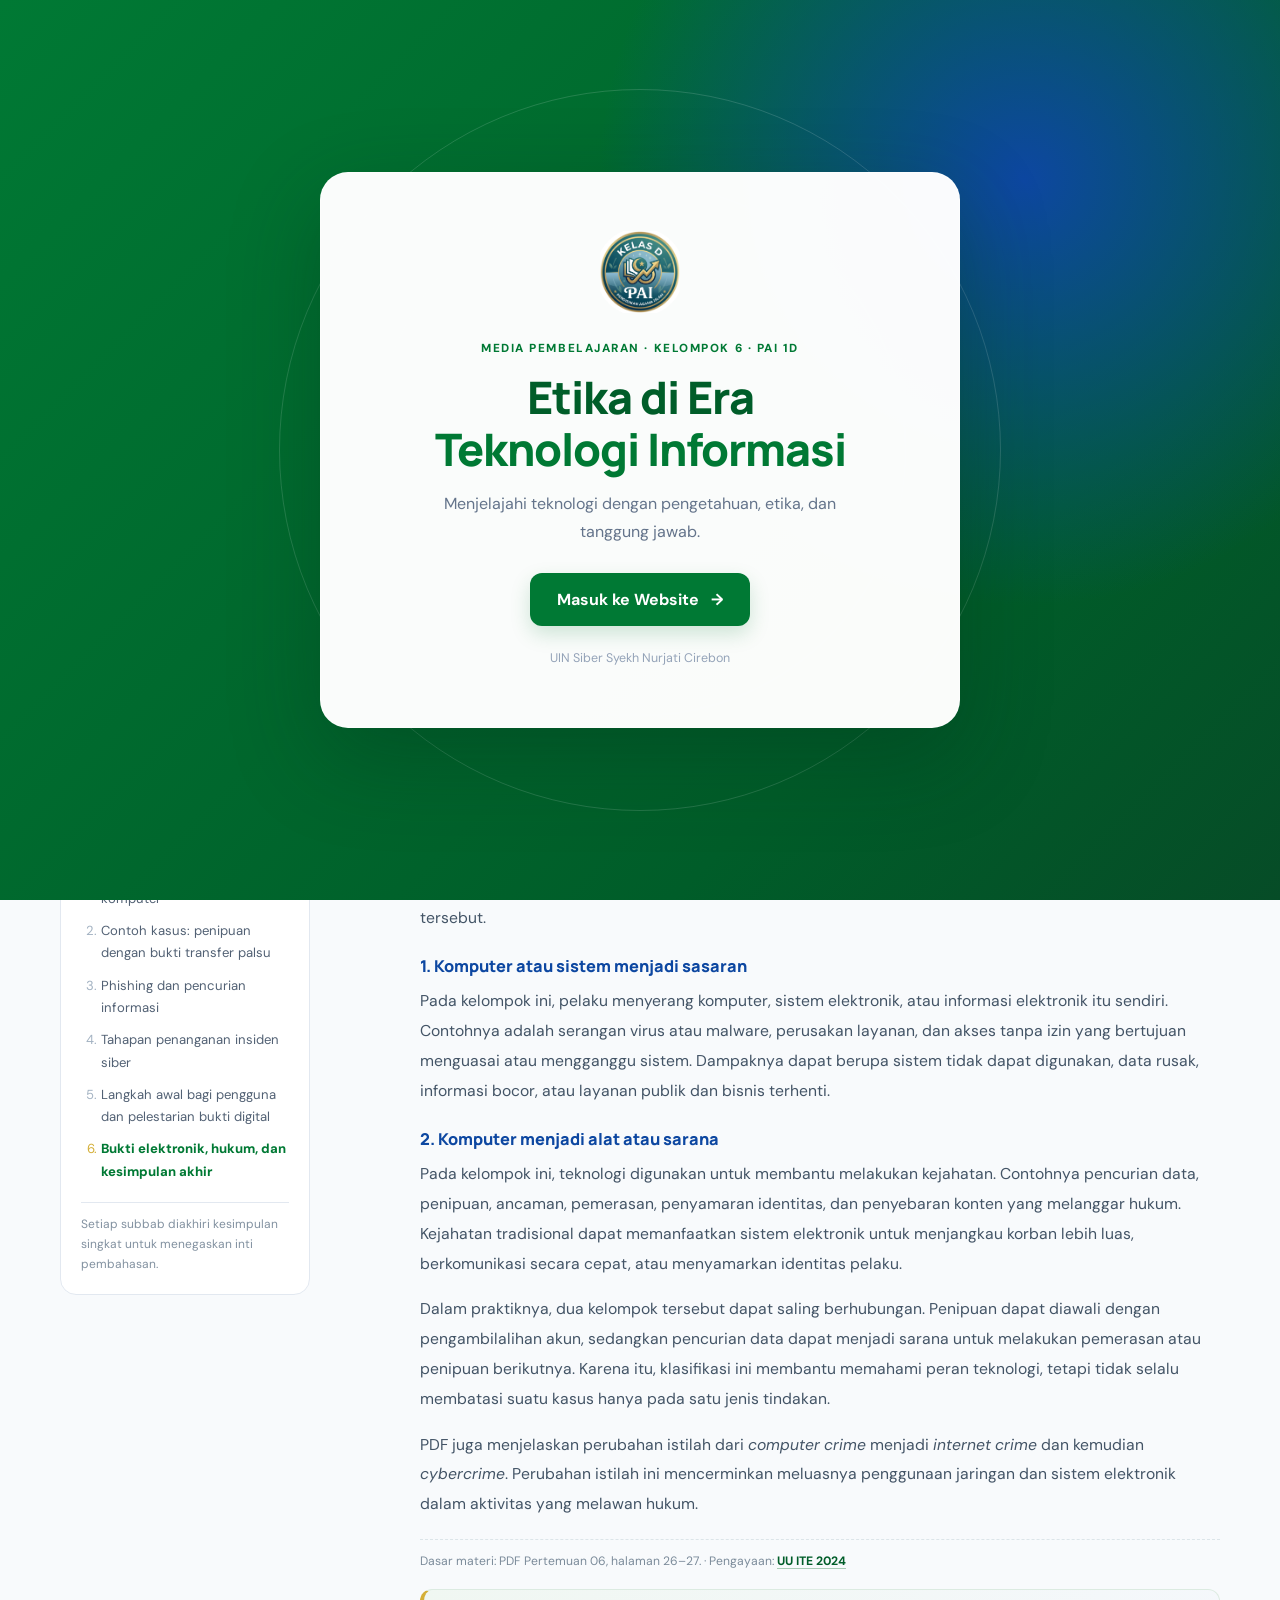
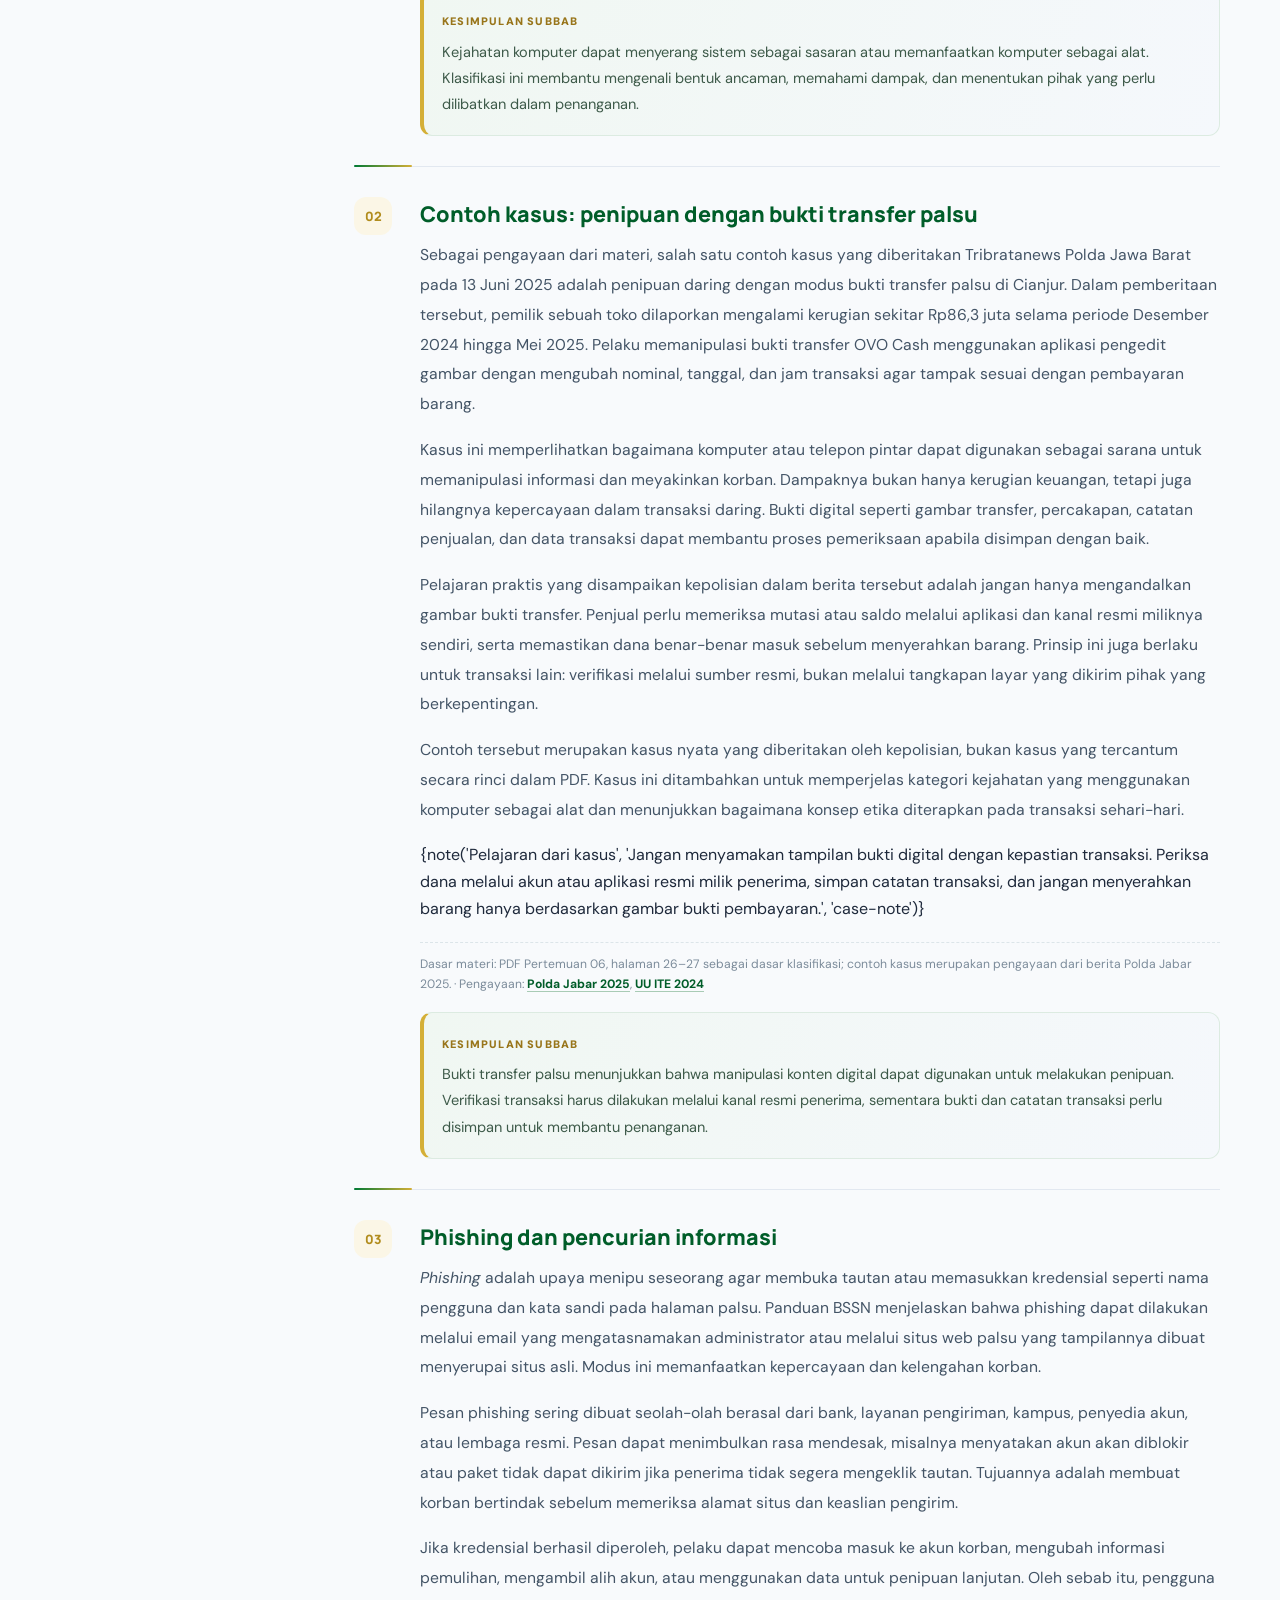
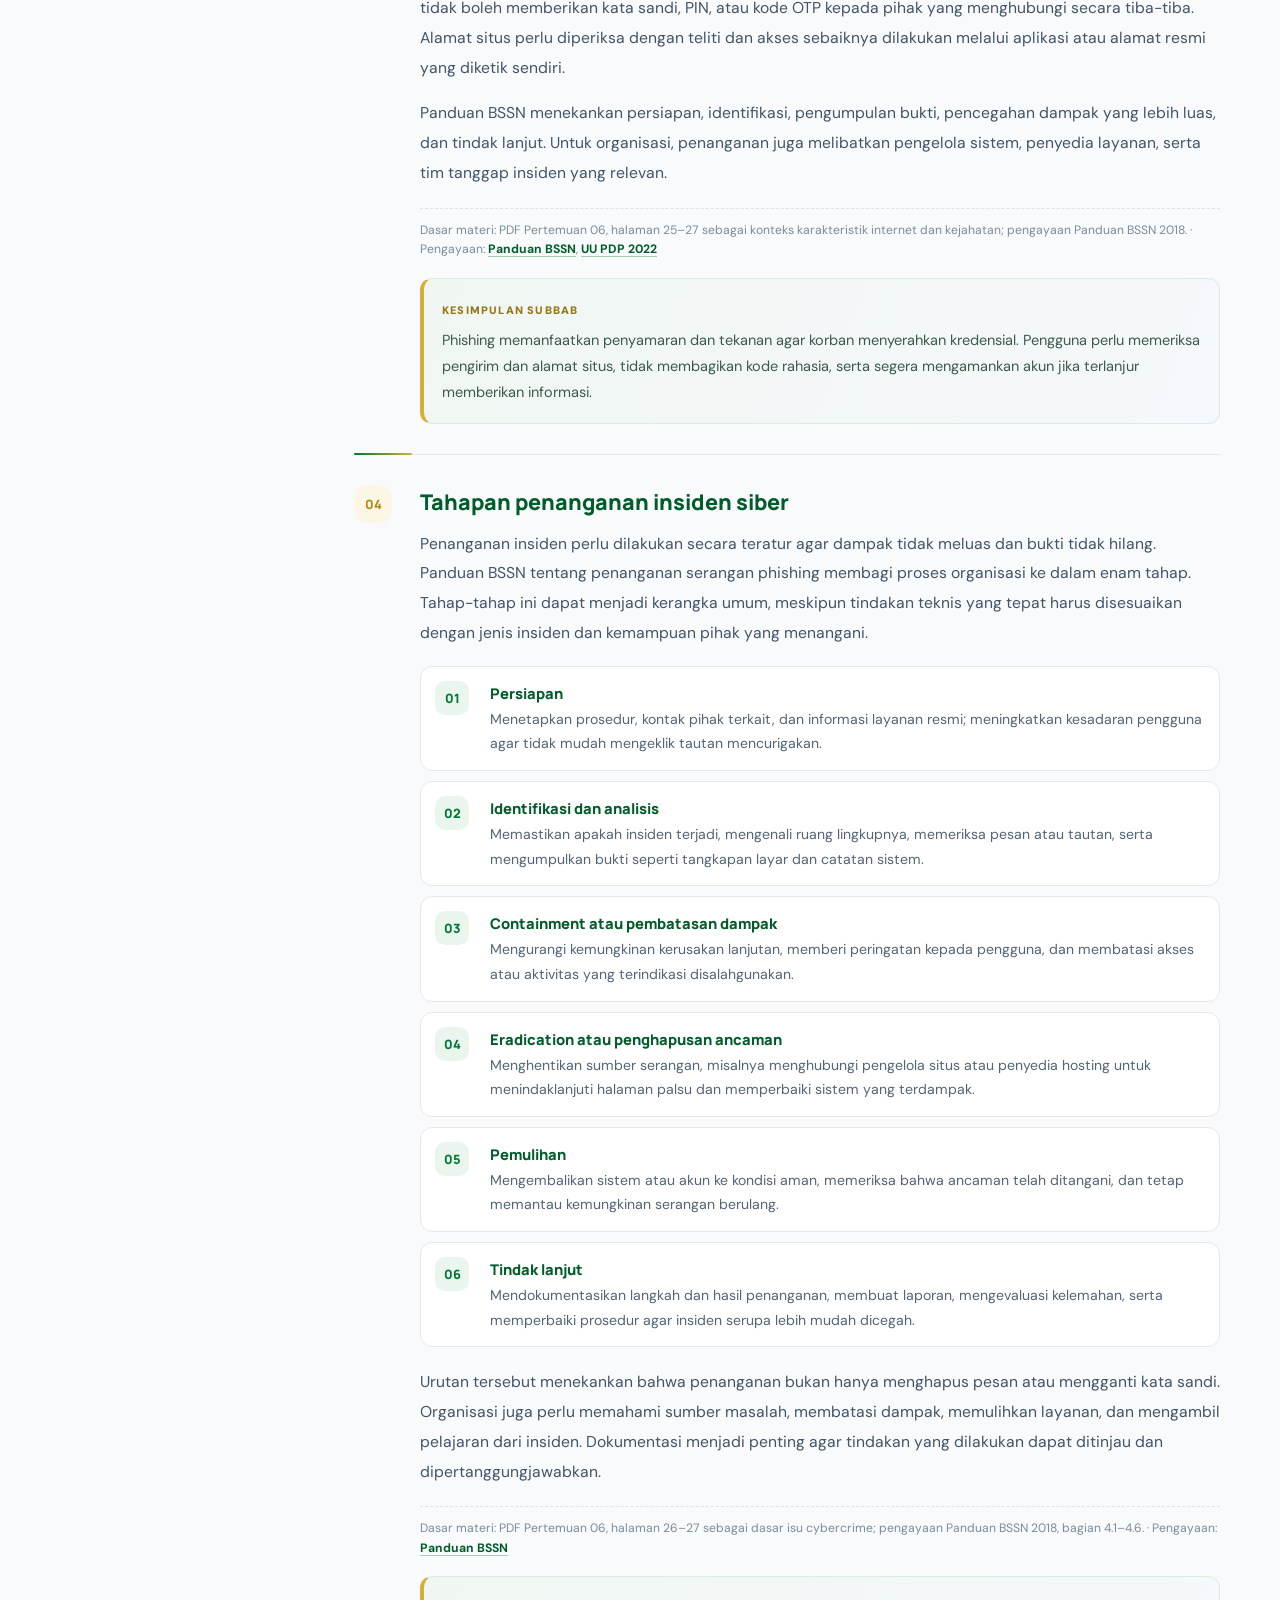
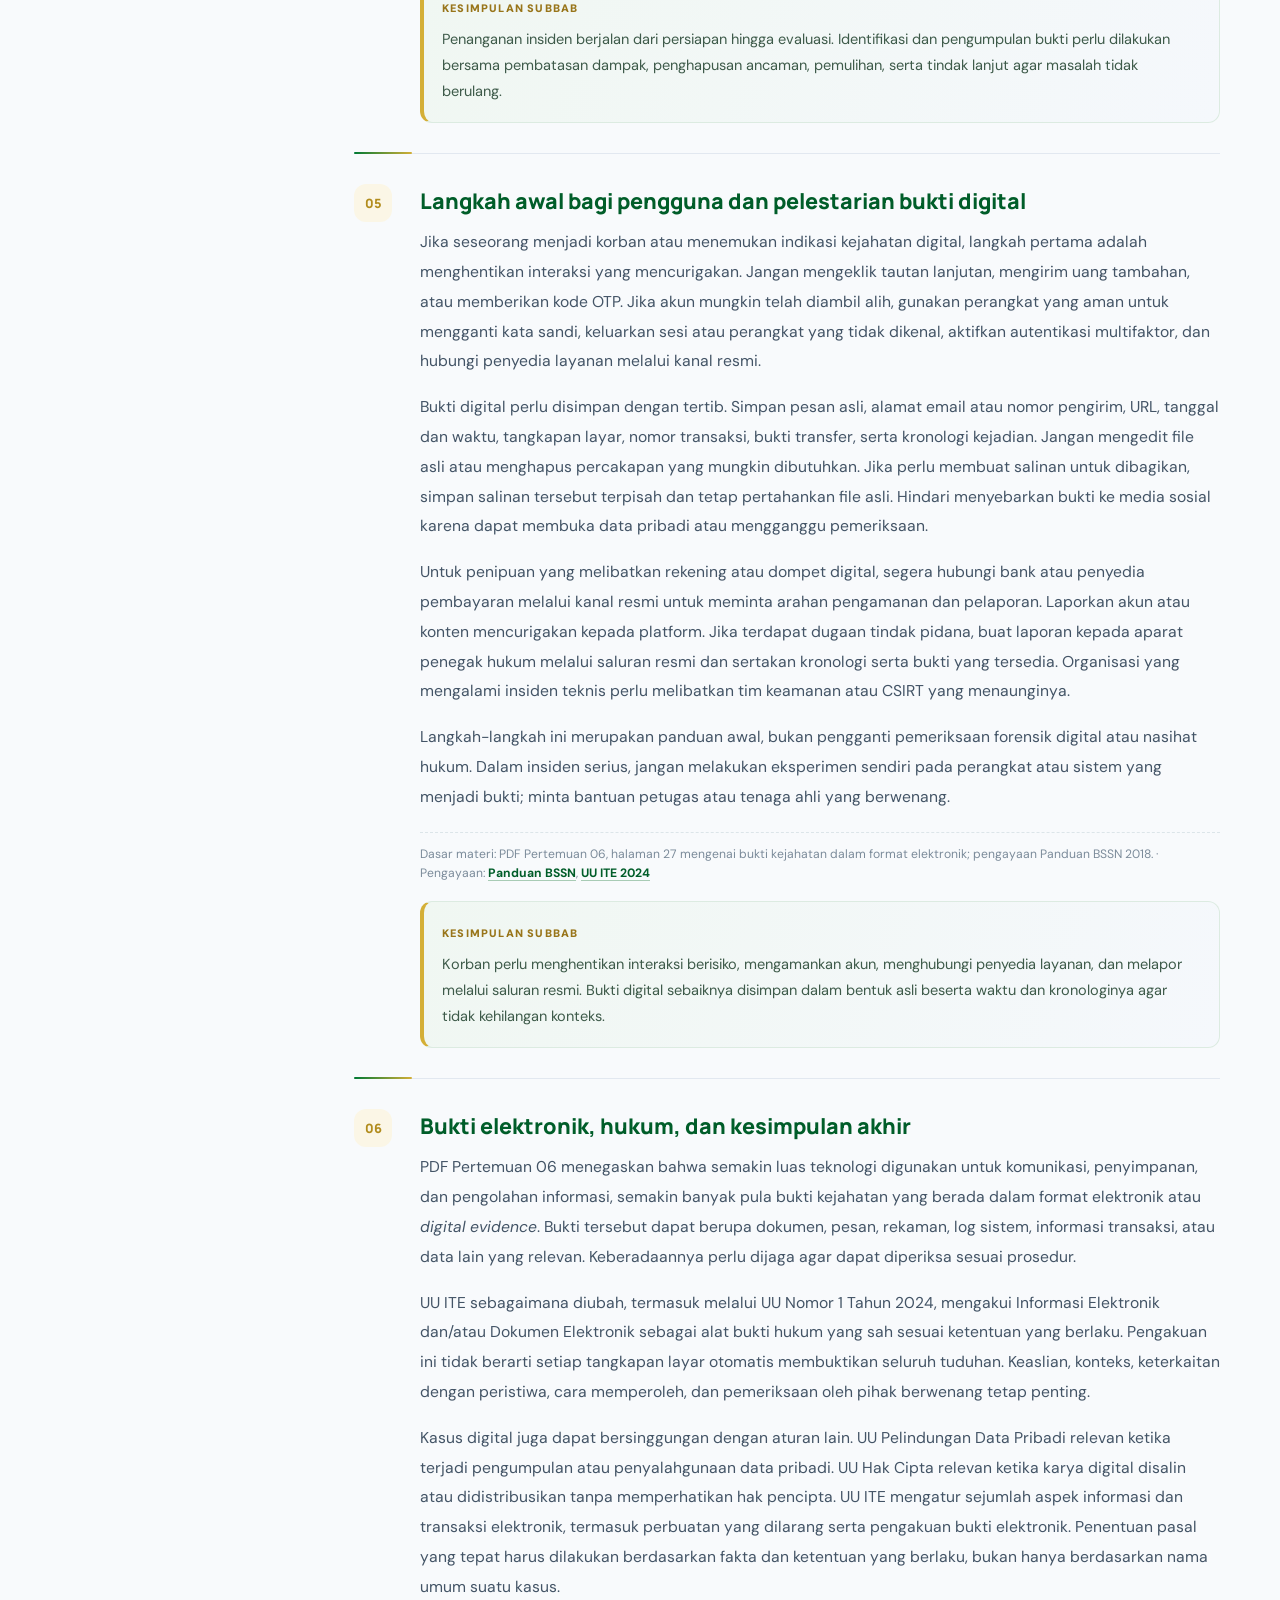
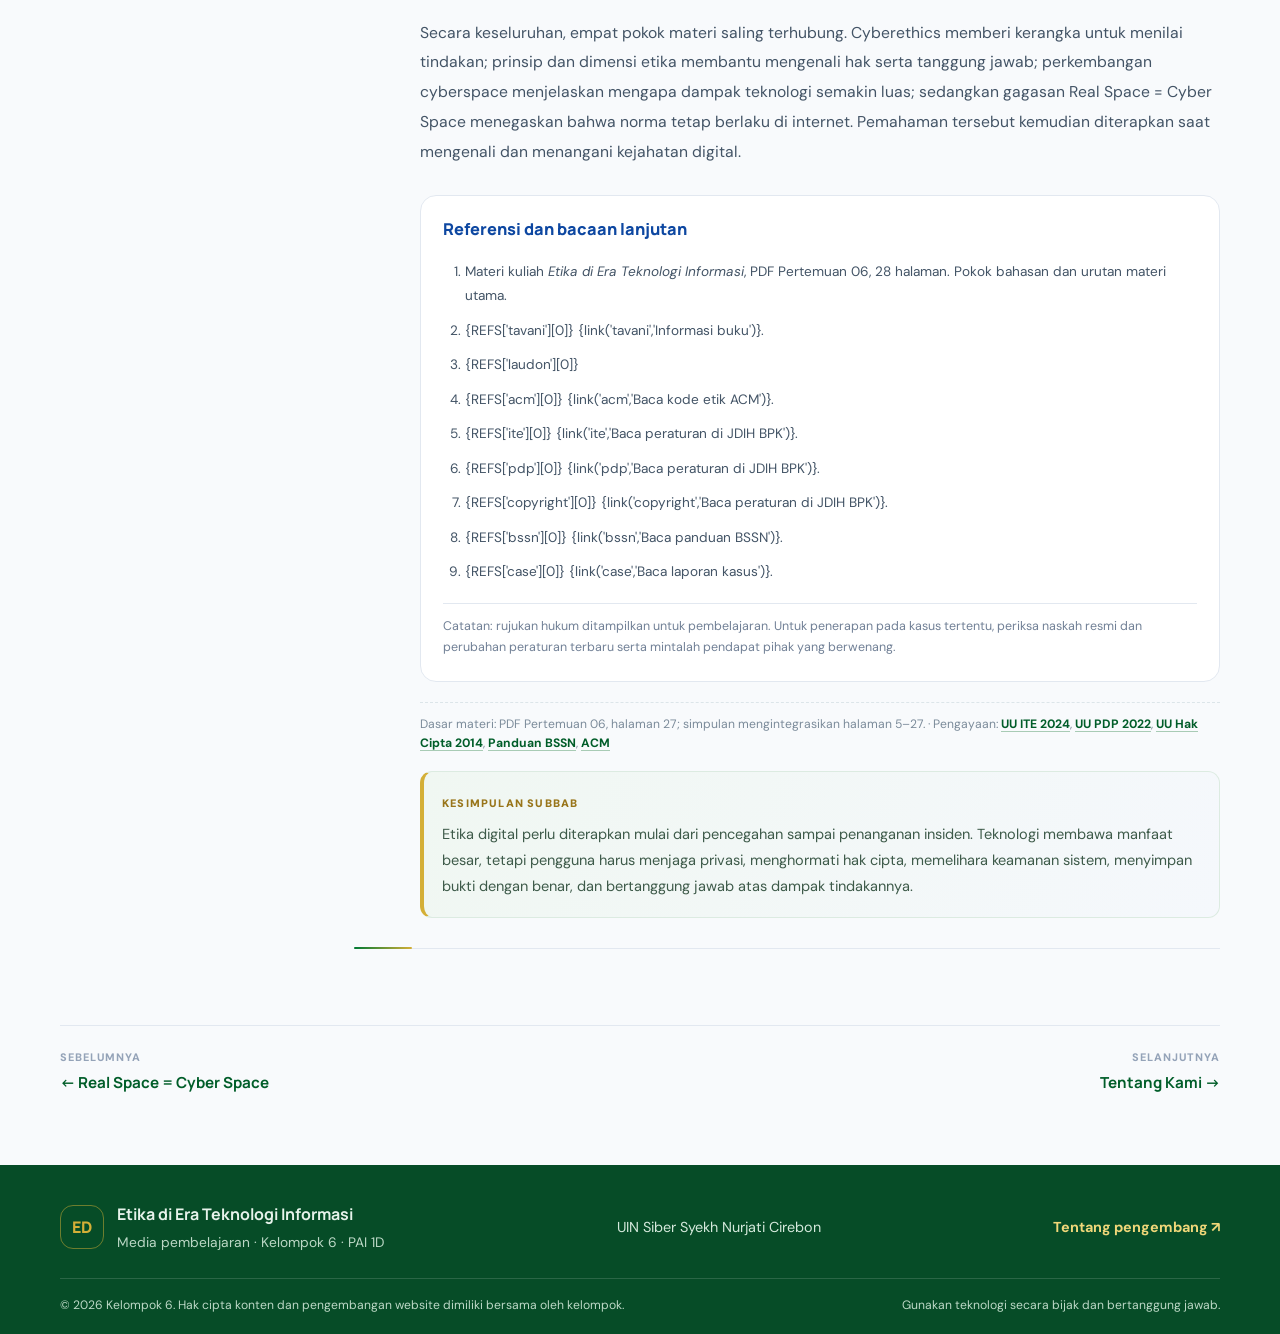
<file: kasus-kesimpulan.html>
<!doctype html>
<html lang="id"><head><meta charset="utf-8"><meta name="viewport" content="width=device-width, initial-scale=1"><meta name="theme-color" content="#007934"><meta name="description" content="Bagian ini menghubungkan konsep etika digital dengan bentuk kejahatan komputer, contoh kasus, serta langkah penanganan. PDF Pertemuan 06 membedakan kejahatan yang menjadikan komputer atau sistem sebagai sasaran dan kejahatan yang menggunakan komputer sebagai alat; penjelasan berikut mengembangkan kerangka tersebut dengan contoh dan rujukan resmi."><title>Kasus, Penanganan, dan Kesimpulan | Etika Digital - Kelompok 6</title><script>
  try {
    if (sessionStorage.getItem('pai1dPageTransition') === '1') {
      document.documentElement.classList.add('page-transition-in');
      sessionStorage.removeItem('pai1dPageTransition');
    }
  } catch (error) {}
</script>

<script>
/* Deteksi awal Welcome Screen sebelum halaman dirender agar tidak berkedip. */
(function () {
  var SIX_HOURS = 6 * 60 * 60 * 1000;
  var LOCAL_KEY = 'pai1dEtikaDigitalLastVisit';
  var SESSION_KEY = 'pai1dEtikaDigitalLastActivityInTab';
  var WINDOW_TOKEN = '__PAI1D_WELCOME_LAST_ACTIVITY__=';

  function readStorage(storage, key) {
    try { return Number(storage.getItem(key) || 0); }
    catch (error) { return 0; }
  }

  function readWindowTime() {
    try {
      var match = String(window.name || '').match(/(?:^|;)__PAI1D_WELCOME_LAST_ACTIVITY__=(\d+)/);
      return match ? Number(match[1]) : 0;
    } catch (error) { return 0; }
  }

  var last = Math.max(
    readStorage(window.localStorage, LOCAL_KEY),
    readStorage(window.sessionStorage, SESSION_KEY),
    readWindowTime()
  );
  var recent = last > 0 && Date.now() >= last && Date.now() - last < SIX_HOURS;

  if (recent) document.documentElement.classList.add('welcome-suppressed');
})();
</script>

<link rel="stylesheet" href="css/style.css"><link rel="stylesheet" href="css/responsive.css"><script src="js/main.js" defer></script><script src="js/welcome.js" defer></script></head>
<body data-page="kasus">
<div class="page-loader" id="pageLoader" aria-hidden="true">
  <div class="skeleton-shell">
    <div class="skeleton-header" aria-hidden="true">
      <div class="skeleton-brand"><span class="skeleton-block skeleton-logo"></span><span class="skeleton-block skeleton-brand-name"></span></div>
      <div class="skeleton-nav"><span class="skeleton-block"></span><span class="skeleton-block"></span><span class="skeleton-block"></span><span class="skeleton-block"></span></div>
    </div>
    <div class="skeleton-content" aria-hidden="true">
      <span class="skeleton-block skeleton-eyebrow"></span>
      <span class="skeleton-block skeleton-title"></span>
      <span class="skeleton-block skeleton-title skeleton-title-short"></span>
      <span class="skeleton-block skeleton-copy skeleton-copy-wide"></span>
      <span class="skeleton-block skeleton-copy"></span>
      <div class="skeleton-cards">
        <div class="skeleton-card"><span class="skeleton-block skeleton-card-icon"></span><span class="skeleton-block skeleton-card-title"></span><span class="skeleton-block skeleton-card-line"></span><span class="skeleton-block skeleton-card-line skeleton-card-line-short"></span></div>
        <div class="skeleton-card"><span class="skeleton-block skeleton-card-icon"></span><span class="skeleton-block skeleton-card-title"></span><span class="skeleton-block skeleton-card-line"></span><span class="skeleton-block skeleton-card-line skeleton-card-line-short"></span></div>
        <div class="skeleton-card"><span class="skeleton-block skeleton-card-icon"></span><span class="skeleton-block skeleton-card-title"></span><span class="skeleton-block skeleton-card-line"></span><span class="skeleton-block skeleton-card-line skeleton-card-line-short"></span></div>
      </div>
    </div>
    <span class="skeleton-sr-only">Memuat halaman berikutnya…</span>
  </div>
</div>
<div class="welcome-screen" id="welcomeScreen" aria-labelledby="welcomeTitle" aria-modal="true" role="dialog">
      <div class="welcome-panel">
        <img class="welcome-logo" src="assets/foto/logo%20pai1d.png" alt="Logo PAI 1D" onerror="this.classList.add('logo-missing')">
        <span class="eyebrow">MEDIA PEMBELAJARAN · KELOMPOK 6 · PAI 1D</span>
        <h1 id="welcomeTitle">Etika di Era<br><span>Teknologi Informasi</span></h1>
        <p class="welcome-description">Menjelajahi teknologi dengan pengetahuan, etika, dan tanggung jawab.</p>
        <button class="button button-primary welcome-enter" id="enterWebsite" type="button">Masuk ke Website <span aria-hidden="true">→</span></button>
        <p class="welcome-footnote">UIN Siber Syekh Nurjati Cirebon</p>
      </div>
    </div><header class="site-header">
      <a class="brand" href="index.html" aria-label="Beranda Etika Digital">
        <img class="brand-logo" src="assets/foto/logo%20pai1d.png" alt="Logo PAI 1D" onerror="this.classList.add('logo-missing')">
        <span class="brand-name">Etika Digital</span>
      </a>
      <button class="menu-toggle" id="menuToggle" type="button" aria-label="Buka navigasi" aria-expanded="false" aria-controls="mainNav"><span></span><span></span><span></span></button>
      <nav class="main-nav" id="mainNav" aria-label="Navigasi utama"><a class="nav-link " href="index.html">Beranda</a><a class="nav-link " href="cyberethics.html">Cyberethics</a><a class="nav-link " href="prinsip-etika.html">Prinsip Etika</a><a class="nav-link " href="perkembangan-cyberspace.html">Perkembangan</a><a class="nav-link " href="real-space-cyber-space.html">Real = Cyber</a><a class="nav-link active" href="kasus-kesimpulan.html">Kasus & Kesimpulan</a><a class="nav-link " href="tentang-kami.html">Tentang Kami</a></nav>
    </header>
<main class="article-main section-wrap">
  <nav class="breadcrumb" aria-label="Breadcrumb"><a href="index.html">Beranda</a><span>/</span><span>Kasus, Penanganan, dan Kesimpulan</span></nav>
  <header class="article-hero"><span class="eyebrow">MATERI 05 · ETIKA DI ERA TEKNOLOGI INFORMASI · KELOMPOK 6</span><h1>Kasus, Penanganan, dan Kesimpulan</h1><h2>Mengenali bentuk kejahatan digital dan meresponsnya secara bertanggung jawab</h2><p>Bagian ini menghubungkan konsep etika digital dengan bentuk kejahatan komputer, contoh kasus, serta langkah penanganan. PDF Pertemuan 06 membedakan kejahatan yang menjadikan komputer atau sistem sebagai sasaran dan kejahatan yang menggunakan komputer sebagai alat; penjelasan berikut mengembangkan kerangka tersebut dengan contoh dan rujukan resmi.</p></header>
  <aside class="article-callout"><span class="callout-mark">✦</span><div><strong>Tujuan pembelajaran</strong><p>Membedakan jenis kejahatan komputer, menganalisis dampaknya, memahami langkah awal penanganan insiden, dan mengenali peran bukti elektronik serta aturan yang relevan.</p><p class="callout-subtext">Pembahasan mengikuti susunan PDF Pertemuan 06 dan dilengkapi rujukan akademik, kode etik profesi, serta peraturan resmi yang relevan.</p></div></aside>
  <div class="article-layout"><aside class="toc"><strong>Dalam halaman ini</strong><ol><li><a href="#bagian-1">Dua kelompok kejahatan komputer</a></li><li><a href="#bagian-2">Contoh kasus: penipuan dengan bukti transfer palsu</a></li><li><a href="#bagian-3">Phishing dan pencurian informasi</a></li><li><a href="#bagian-4">Tahapan penanganan insiden siber</a></li><li><a href="#bagian-5">Langkah awal bagi pengguna dan pelestarian bukti digital</a></li><li><a href="#bagian-6">Bukti elektronik, hukum, dan kesimpulan akhir</a></li></ol><div class="toc-note">Setiap subbab diakhiri kesimpulan singkat untuk menegaskan inti pembahasan.</div></aside><div class="article-content"><section class="article-section" id="bagian-1">
      <span class="section-index">01</span>
      <div class="article-section-body">
        <h2>Dua kelompok kejahatan komputer</h2>
        
        <p>PDF Pertemuan 06 menjelaskan bahwa kejahatan komputer merupakan kegiatan yang bersifat melawan hukum dan secara umum dapat dibagi menjadi dua kelompok berdasarkan peran teknologi dalam peristiwa tersebut.</p>
        <h3>1. Komputer atau sistem menjadi sasaran</h3>
        <p>Pada kelompok ini, pelaku menyerang komputer, sistem elektronik, atau informasi elektronik itu sendiri. Contohnya adalah serangan virus atau malware, perusakan layanan, dan akses tanpa izin yang bertujuan menguasai atau mengganggu sistem. Dampaknya dapat berupa sistem tidak dapat digunakan, data rusak, informasi bocor, atau layanan publik dan bisnis terhenti.</p>
        <h3>2. Komputer menjadi alat atau sarana</h3>
        <p>Pada kelompok ini, teknologi digunakan untuk membantu melakukan kejahatan. Contohnya pencurian data, penipuan, ancaman, pemerasan, penyamaran identitas, dan penyebaran konten yang melanggar hukum. Kejahatan tradisional dapat memanfaatkan sistem elektronik untuk menjangkau korban lebih luas, berkomunikasi secara cepat, atau menyamarkan identitas pelaku.</p>
        <p>Dalam praktiknya, dua kelompok tersebut dapat saling berhubungan. Penipuan dapat diawali dengan pengambilalihan akun, sedangkan pencurian data dapat menjadi sarana untuk melakukan pemerasan atau penipuan berikutnya. Karena itu, klasifikasi ini membantu memahami peran teknologi, tetapi tidak selalu membatasi suatu kasus hanya pada satu jenis tindakan.</p>
        <p>PDF juga menjelaskan perubahan istilah dari <em>computer crime</em> menjadi <em>internet crime</em> dan kemudian <em>cybercrime</em>. Perubahan istilah ini mencerminkan meluasnya penggunaan jaringan dan sistem elektronik dalam aktivitas yang melawan hukum.</p>
      
        <p class="source-note">Dasar materi: PDF Pertemuan 06, halaman 26–27. · Pengayaan: <a href="https://peraturan.bpk.go.id/Details/274494/uu-no-1-tahun-2024" target="_blank" rel="noopener noreferrer">UU ITE 2024</a></p>
        <div class="subsection-conclusion"><span class="conclusion-label">KESIMPULAN SUBBAB</span><p>Kejahatan komputer dapat menyerang sistem sebagai sasaran atau memanfaatkan komputer sebagai alat. Klasifikasi ini membantu mengenali bentuk ancaman, memahami dampak, dan menentukan pihak yang perlu dilibatkan dalam penanganan.</p></div>
      </div>
    </section><section class="article-section" id="bagian-2">
      <span class="section-index">02</span>
      <div class="article-section-body">
        <h2>Contoh kasus: penipuan dengan bukti transfer palsu</h2>
        
        <p>Sebagai pengayaan dari materi, salah satu contoh kasus yang diberitakan Tribratanews Polda Jawa Barat pada 13 Juni 2025 adalah penipuan daring dengan modus bukti transfer palsu di Cianjur. Dalam pemberitaan tersebut, pemilik sebuah toko dilaporkan mengalami kerugian sekitar Rp86,3 juta selama periode Desember 2024 hingga Mei 2025. Pelaku memanipulasi bukti transfer OVO Cash menggunakan aplikasi pengedit gambar dengan mengubah nominal, tanggal, dan jam transaksi agar tampak sesuai dengan pembayaran barang.</p>
        <p>Kasus ini memperlihatkan bagaimana komputer atau telepon pintar dapat digunakan sebagai sarana untuk memanipulasi informasi dan meyakinkan korban. Dampaknya bukan hanya kerugian keuangan, tetapi juga hilangnya kepercayaan dalam transaksi daring. Bukti digital seperti gambar transfer, percakapan, catatan penjualan, dan data transaksi dapat membantu proses pemeriksaan apabila disimpan dengan baik.</p>
        <p>Pelajaran praktis yang disampaikan kepolisian dalam berita tersebut adalah jangan hanya mengandalkan gambar bukti transfer. Penjual perlu memeriksa mutasi atau saldo melalui aplikasi dan kanal resmi miliknya sendiri, serta memastikan dana benar-benar masuk sebelum menyerahkan barang. Prinsip ini juga berlaku untuk transaksi lain: verifikasi melalui sumber resmi, bukan melalui tangkapan layar yang dikirim pihak yang berkepentingan.</p>
        <p>Contoh tersebut merupakan kasus nyata yang diberitakan oleh kepolisian, bukan kasus yang tercantum secara rinci dalam PDF. Kasus ini ditambahkan untuk memperjelas kategori kejahatan yang menggunakan komputer sebagai alat dan menunjukkan bagaimana konsep etika diterapkan pada transaksi sehari-hari.</p>
        {note('Pelajaran dari kasus', 'Jangan menyamakan tampilan bukti digital dengan kepastian transaksi. Periksa dana melalui akun atau aplikasi resmi milik penerima, simpan catatan transaksi, dan jangan menyerahkan barang hanya berdasarkan gambar bukti pembayaran.', 'case-note')}
      
        <p class="source-note">Dasar materi: PDF Pertemuan 06, halaman 26–27 sebagai dasar klasifikasi; contoh kasus merupakan pengayaan dari berita Polda Jabar 2025. · Pengayaan: <a href="https://tribratanews.jabar.polri.go.id/polres-cianjur-ringkus-pelaku-penipuan-online-modus-bukti-transfer-palsu/" target="_blank" rel="noopener noreferrer">Polda Jabar 2025</a>, <a href="https://peraturan.bpk.go.id/Details/274494/uu-no-1-tahun-2024" target="_blank" rel="noopener noreferrer">UU ITE 2024</a></p>
        <div class="subsection-conclusion"><span class="conclusion-label">KESIMPULAN SUBBAB</span><p>Bukti transfer palsu menunjukkan bahwa manipulasi konten digital dapat digunakan untuk melakukan penipuan. Verifikasi transaksi harus dilakukan melalui kanal resmi penerima, sementara bukti dan catatan transaksi perlu disimpan untuk membantu penanganan.</p></div>
      </div>
    </section><section class="article-section" id="bagian-3">
      <span class="section-index">03</span>
      <div class="article-section-body">
        <h2>Phishing dan pencurian informasi</h2>
        
        <p><em>Phishing</em> adalah upaya menipu seseorang agar membuka tautan atau memasukkan kredensial seperti nama pengguna dan kata sandi pada halaman palsu. Panduan BSSN menjelaskan bahwa phishing dapat dilakukan melalui email yang mengatasnamakan administrator atau melalui situs web palsu yang tampilannya dibuat menyerupai situs asli. Modus ini memanfaatkan kepercayaan dan kelengahan korban.</p>
        <p>Pesan phishing sering dibuat seolah-olah berasal dari bank, layanan pengiriman, kampus, penyedia akun, atau lembaga resmi. Pesan dapat menimbulkan rasa mendesak, misalnya menyatakan akun akan diblokir atau paket tidak dapat dikirim jika penerima tidak segera mengeklik tautan. Tujuannya adalah membuat korban bertindak sebelum memeriksa alamat situs dan keaslian pengirim.</p>
        <p>Jika kredensial berhasil diperoleh, pelaku dapat mencoba masuk ke akun korban, mengubah informasi pemulihan, mengambil alih akun, atau menggunakan data untuk penipuan lanjutan. Oleh sebab itu, pengguna tidak boleh memberikan kata sandi, PIN, atau kode OTP kepada pihak yang menghubungi secara tiba-tiba. Alamat situs perlu diperiksa dengan teliti dan akses sebaiknya dilakukan melalui aplikasi atau alamat resmi yang diketik sendiri.</p>
        <p>Panduan BSSN menekankan persiapan, identifikasi, pengumpulan bukti, pencegahan dampak yang lebih luas, dan tindak lanjut. Untuk organisasi, penanganan juga melibatkan pengelola sistem, penyedia layanan, serta tim tanggap insiden yang relevan.</p>
      
        <p class="source-note">Dasar materi: PDF Pertemuan 06, halaman 25–27 sebagai konteks karakteristik internet dan kejahatan; pengayaan Panduan BSSN 2018. · Pengayaan: <a href="https://csirt.polri.go.id/storage/uploads-guidances/Panduan-Penanganan-Insiden-Serangan-Phishing.pdf" target="_blank" rel="noopener noreferrer">Panduan BSSN</a>, <a href="https://peraturan.bpk.go.id/Details/229798/uu-no-27-" target="_blank" rel="noopener noreferrer">UU PDP 2022</a></p>
        <div class="subsection-conclusion"><span class="conclusion-label">KESIMPULAN SUBBAB</span><p>Phishing memanfaatkan penyamaran dan tekanan agar korban menyerahkan kredensial. Pengguna perlu memeriksa pengirim dan alamat situs, tidak membagikan kode rahasia, serta segera mengamankan akun jika terlanjur memberikan informasi.</p></div>
      </div>
    </section><section class="article-section" id="bagian-4">
      <span class="section-index">04</span>
      <div class="article-section-body">
        <h2>Tahapan penanganan insiden siber</h2>
        
        <p>Penanganan insiden perlu dilakukan secara teratur agar dampak tidak meluas dan bukti tidak hilang. Panduan BSSN tentang penanganan serangan phishing membagi proses organisasi ke dalam enam tahap. Tahap-tahap ini dapat menjadi kerangka umum, meskipun tindakan teknis yang tepat harus disesuaikan dengan jenis insiden dan kemampuan pihak yang menangani.</p>
        <div class="response-steps">
          <article><span>01</span><div><strong>Persiapan</strong><p>Menetapkan prosedur, kontak pihak terkait, dan informasi layanan resmi; meningkatkan kesadaran pengguna agar tidak mudah mengeklik tautan mencurigakan.</p></div></article>
          <article><span>02</span><div><strong>Identifikasi dan analisis</strong><p>Memastikan apakah insiden terjadi, mengenali ruang lingkupnya, memeriksa pesan atau tautan, serta mengumpulkan bukti seperti tangkapan layar dan catatan sistem.</p></div></article>
          <article><span>03</span><div><strong>Containment atau pembatasan dampak</strong><p>Mengurangi kemungkinan kerusakan lanjutan, memberi peringatan kepada pengguna, dan membatasi akses atau aktivitas yang terindikasi disalahgunakan.</p></div></article>
          <article><span>04</span><div><strong>Eradication atau penghapusan ancaman</strong><p>Menghentikan sumber serangan, misalnya menghubungi pengelola situs atau penyedia hosting untuk menindaklanjuti halaman palsu dan memperbaiki sistem yang terdampak.</p></div></article>
          <article><span>05</span><div><strong>Pemulihan</strong><p>Mengembalikan sistem atau akun ke kondisi aman, memeriksa bahwa ancaman telah ditangani, dan tetap memantau kemungkinan serangan berulang.</p></div></article>
          <article><span>06</span><div><strong>Tindak lanjut</strong><p>Mendokumentasikan langkah dan hasil penanganan, membuat laporan, mengevaluasi kelemahan, serta memperbaiki prosedur agar insiden serupa lebih mudah dicegah.</p></div></article>
        </div>
        <p>Urutan tersebut menekankan bahwa penanganan bukan hanya menghapus pesan atau mengganti kata sandi. Organisasi juga perlu memahami sumber masalah, membatasi dampak, memulihkan layanan, dan mengambil pelajaran dari insiden. Dokumentasi menjadi penting agar tindakan yang dilakukan dapat ditinjau dan dipertanggungjawabkan.</p>
      
        <p class="source-note">Dasar materi: PDF Pertemuan 06, halaman 26–27 sebagai dasar isu cybercrime; pengayaan Panduan BSSN 2018, bagian 4.1–4.6. · Pengayaan: <a href="https://csirt.polri.go.id/storage/uploads-guidances/Panduan-Penanganan-Insiden-Serangan-Phishing.pdf" target="_blank" rel="noopener noreferrer">Panduan BSSN</a></p>
        <div class="subsection-conclusion"><span class="conclusion-label">KESIMPULAN SUBBAB</span><p>Penanganan insiden berjalan dari persiapan hingga evaluasi. Identifikasi dan pengumpulan bukti perlu dilakukan bersama pembatasan dampak, penghapusan ancaman, pemulihan, serta tindak lanjut agar masalah tidak berulang.</p></div>
      </div>
    </section><section class="article-section" id="bagian-5">
      <span class="section-index">05</span>
      <div class="article-section-body">
        <h2>Langkah awal bagi pengguna dan pelestarian bukti digital</h2>
        
        <p>Jika seseorang menjadi korban atau menemukan indikasi kejahatan digital, langkah pertama adalah menghentikan interaksi yang mencurigakan. Jangan mengeklik tautan lanjutan, mengirim uang tambahan, atau memberikan kode OTP. Jika akun mungkin telah diambil alih, gunakan perangkat yang aman untuk mengganti kata sandi, keluarkan sesi atau perangkat yang tidak dikenal, aktifkan autentikasi multifaktor, dan hubungi penyedia layanan melalui kanal resmi.</p>
        <p>Bukti digital perlu disimpan dengan tertib. Simpan pesan asli, alamat email atau nomor pengirim, URL, tanggal dan waktu, tangkapan layar, nomor transaksi, bukti transfer, serta kronologi kejadian. Jangan mengedit file asli atau menghapus percakapan yang mungkin dibutuhkan. Jika perlu membuat salinan untuk dibagikan, simpan salinan tersebut terpisah dan tetap pertahankan file asli. Hindari menyebarkan bukti ke media sosial karena dapat membuka data pribadi atau mengganggu pemeriksaan.</p>
        <p>Untuk penipuan yang melibatkan rekening atau dompet digital, segera hubungi bank atau penyedia pembayaran melalui kanal resmi untuk meminta arahan pengamanan dan pelaporan. Laporkan akun atau konten mencurigakan kepada platform. Jika terdapat dugaan tindak pidana, buat laporan kepada aparat penegak hukum melalui saluran resmi dan sertakan kronologi serta bukti yang tersedia. Organisasi yang mengalami insiden teknis perlu melibatkan tim keamanan atau CSIRT yang menaunginya.</p>
        <p>Langkah-langkah ini merupakan panduan awal, bukan pengganti pemeriksaan forensik digital atau nasihat hukum. Dalam insiden serius, jangan melakukan eksperimen sendiri pada perangkat atau sistem yang menjadi bukti; minta bantuan petugas atau tenaga ahli yang berwenang.</p>
      
        <p class="source-note">Dasar materi: PDF Pertemuan 06, halaman 27 mengenai bukti kejahatan dalam format elektronik; pengayaan Panduan BSSN 2018. · Pengayaan: <a href="https://csirt.polri.go.id/storage/uploads-guidances/Panduan-Penanganan-Insiden-Serangan-Phishing.pdf" target="_blank" rel="noopener noreferrer">Panduan BSSN</a>, <a href="https://peraturan.bpk.go.id/Details/274494/uu-no-1-tahun-2024" target="_blank" rel="noopener noreferrer">UU ITE 2024</a></p>
        <div class="subsection-conclusion"><span class="conclusion-label">KESIMPULAN SUBBAB</span><p>Korban perlu menghentikan interaksi berisiko, mengamankan akun, menghubungi penyedia layanan, dan melapor melalui saluran resmi. Bukti digital sebaiknya disimpan dalam bentuk asli beserta waktu dan kronologinya agar tidak kehilangan konteks.</p></div>
      </div>
    </section><section class="article-section" id="bagian-6">
      <span class="section-index">06</span>
      <div class="article-section-body">
        <h2>Bukti elektronik, hukum, dan kesimpulan akhir</h2>
        
        <p>PDF Pertemuan 06 menegaskan bahwa semakin luas teknologi digunakan untuk komunikasi, penyimpanan, dan pengolahan informasi, semakin banyak pula bukti kejahatan yang berada dalam format elektronik atau <em>digital evidence</em>. Bukti tersebut dapat berupa dokumen, pesan, rekaman, log sistem, informasi transaksi, atau data lain yang relevan. Keberadaannya perlu dijaga agar dapat diperiksa sesuai prosedur.</p>
        <p>UU ITE sebagaimana diubah, termasuk melalui UU Nomor 1 Tahun 2024, mengakui Informasi Elektronik dan/atau Dokumen Elektronik sebagai alat bukti hukum yang sah sesuai ketentuan yang berlaku. Pengakuan ini tidak berarti setiap tangkapan layar otomatis membuktikan seluruh tuduhan. Keaslian, konteks, keterkaitan dengan peristiwa, cara memperoleh, dan pemeriksaan oleh pihak berwenang tetap penting.</p>
        <p>Kasus digital juga dapat bersinggungan dengan aturan lain. UU Pelindungan Data Pribadi relevan ketika terjadi pengumpulan atau penyalahgunaan data pribadi. UU Hak Cipta relevan ketika karya digital disalin atau didistribusikan tanpa memperhatikan hak pencipta. UU ITE mengatur sejumlah aspek informasi dan transaksi elektronik, termasuk perbuatan yang dilarang serta pengakuan bukti elektronik. Penentuan pasal yang tepat harus dilakukan berdasarkan fakta dan ketentuan yang berlaku, bukan hanya berdasarkan nama umum suatu kasus.</p>
        <p>Secara keseluruhan, empat pokok materi saling terhubung. Cyberethics memberi kerangka untuk menilai tindakan; prinsip dan dimensi etika membantu mengenali hak serta tanggung jawab; perkembangan cyberspace menjelaskan mengapa dampak teknologi semakin luas; sedangkan gagasan Real Space = Cyber Space menegaskan bahwa norma tetap berlaku di internet. Pemahaman tersebut kemudian diterapkan saat mengenali dan menangani kejahatan digital.</p>
        <div class="reference-panel"><h3>Referensi dan bacaan lanjutan</h3><ol class="reference-list">
          <li>Materi kuliah <i>Etika di Era Teknologi Informasi</i>, PDF Pertemuan 06, 28 halaman. Pokok bahasan dan urutan materi utama.</li>
          <li>{REFS['tavani'][0]} {link('tavani','Informasi buku')}.</li>
          <li>{REFS['laudon'][0]}</li>
          <li>{REFS['acm'][0]} {link('acm','Baca kode etik ACM')}.</li>
          <li>{REFS['ite'][0]} {link('ite','Baca peraturan di JDIH BPK')}.</li>
          <li>{REFS['pdp'][0]} {link('pdp','Baca peraturan di JDIH BPK')}.</li>
          <li>{REFS['copyright'][0]} {link('copyright','Baca peraturan di JDIH BPK')}.</li>
          <li>{REFS['bssn'][0]} {link('bssn','Baca panduan BSSN')}.</li>
          <li>{REFS['case'][0]} {link('case','Baca laporan kasus')}.</li>
        </ol><p class="reference-disclaimer">Catatan: rujukan hukum ditampilkan untuk pembelajaran. Untuk penerapan pada kasus tertentu, periksa naskah resmi dan perubahan peraturan terbaru serta mintalah pendapat pihak yang berwenang.</p></div>
      
        <p class="source-note">Dasar materi: PDF Pertemuan 06, halaman 27; simpulan mengintegrasikan halaman 5–27. · Pengayaan: <a href="https://peraturan.bpk.go.id/Details/274494/uu-no-1-tahun-2024" target="_blank" rel="noopener noreferrer">UU ITE 2024</a>, <a href="https://peraturan.bpk.go.id/Details/229798/uu-no-27-" target="_blank" rel="noopener noreferrer">UU PDP 2022</a>, <a href="https://peraturan.bpk.go.id/Details/38690/uu-no-28-tahun-2014" target="_blank" rel="noopener noreferrer">UU Hak Cipta 2014</a>, <a href="https://csirt.polri.go.id/storage/uploads-guidances/Panduan-Penanganan-Insiden-Serangan-Phishing.pdf" target="_blank" rel="noopener noreferrer">Panduan BSSN</a>, <a href="https://www.acm.org/code-of-ethics" target="_blank" rel="noopener noreferrer">ACM</a></p>
        <div class="subsection-conclusion"><span class="conclusion-label">KESIMPULAN SUBBAB</span><p>Etika digital perlu diterapkan mulai dari pencegahan sampai penanganan insiden. Teknologi membawa manfaat besar, tetapi pengguna harus menjaga privasi, menghormati hak cipta, memelihara keamanan sistem, menyimpan bukti dengan benar, dan bertanggung jawab atas dampak tindakannya.</p></div>
      </div>
    </section></div></div>
  <nav class="page-pagination" aria-label="Navigasi materi"><a href="real-space-cyber-space.html"><small>SEBELUMNYA</small><strong>← Real Space = Cyber Space</strong></a><a class="next-page" href="tentang-kami.html"><small>SELANJUTNYA</small><strong>Tentang Kami →</strong></a></nav>
</main><footer class="site-footer">
      <div class="footer-main">
        <div class="footer-brand-block"><span class="footer-mark">ED</span><div><strong>Etika di Era Teknologi Informasi</strong><p>Media pembelajaran · Kelompok 6 · PAI 1D</p></div></div>
        <div class="footer-campus">UIN Siber Syekh Nurjati Cirebon</div>
        <a class="footer-about-link" href="tentang-kami.html">Tentang pengembang <span aria-hidden="true">↗</span></a>
      </div>
      <div class="footer-bottom"><span>© 2026 Kelompok 6. Hak cipta konten dan pengembangan website dimiliki bersama oleh kelompok.</span><span>Gunakan teknologi secara bijak dan bertanggung jawab.</span></div>
    </footer><button class="back-to-top" id="backToTop" type="button" aria-label="Kembali ke atas" title="Kembali ke atas"><span aria-hidden="true">↑</span></button></body></html>
</file>
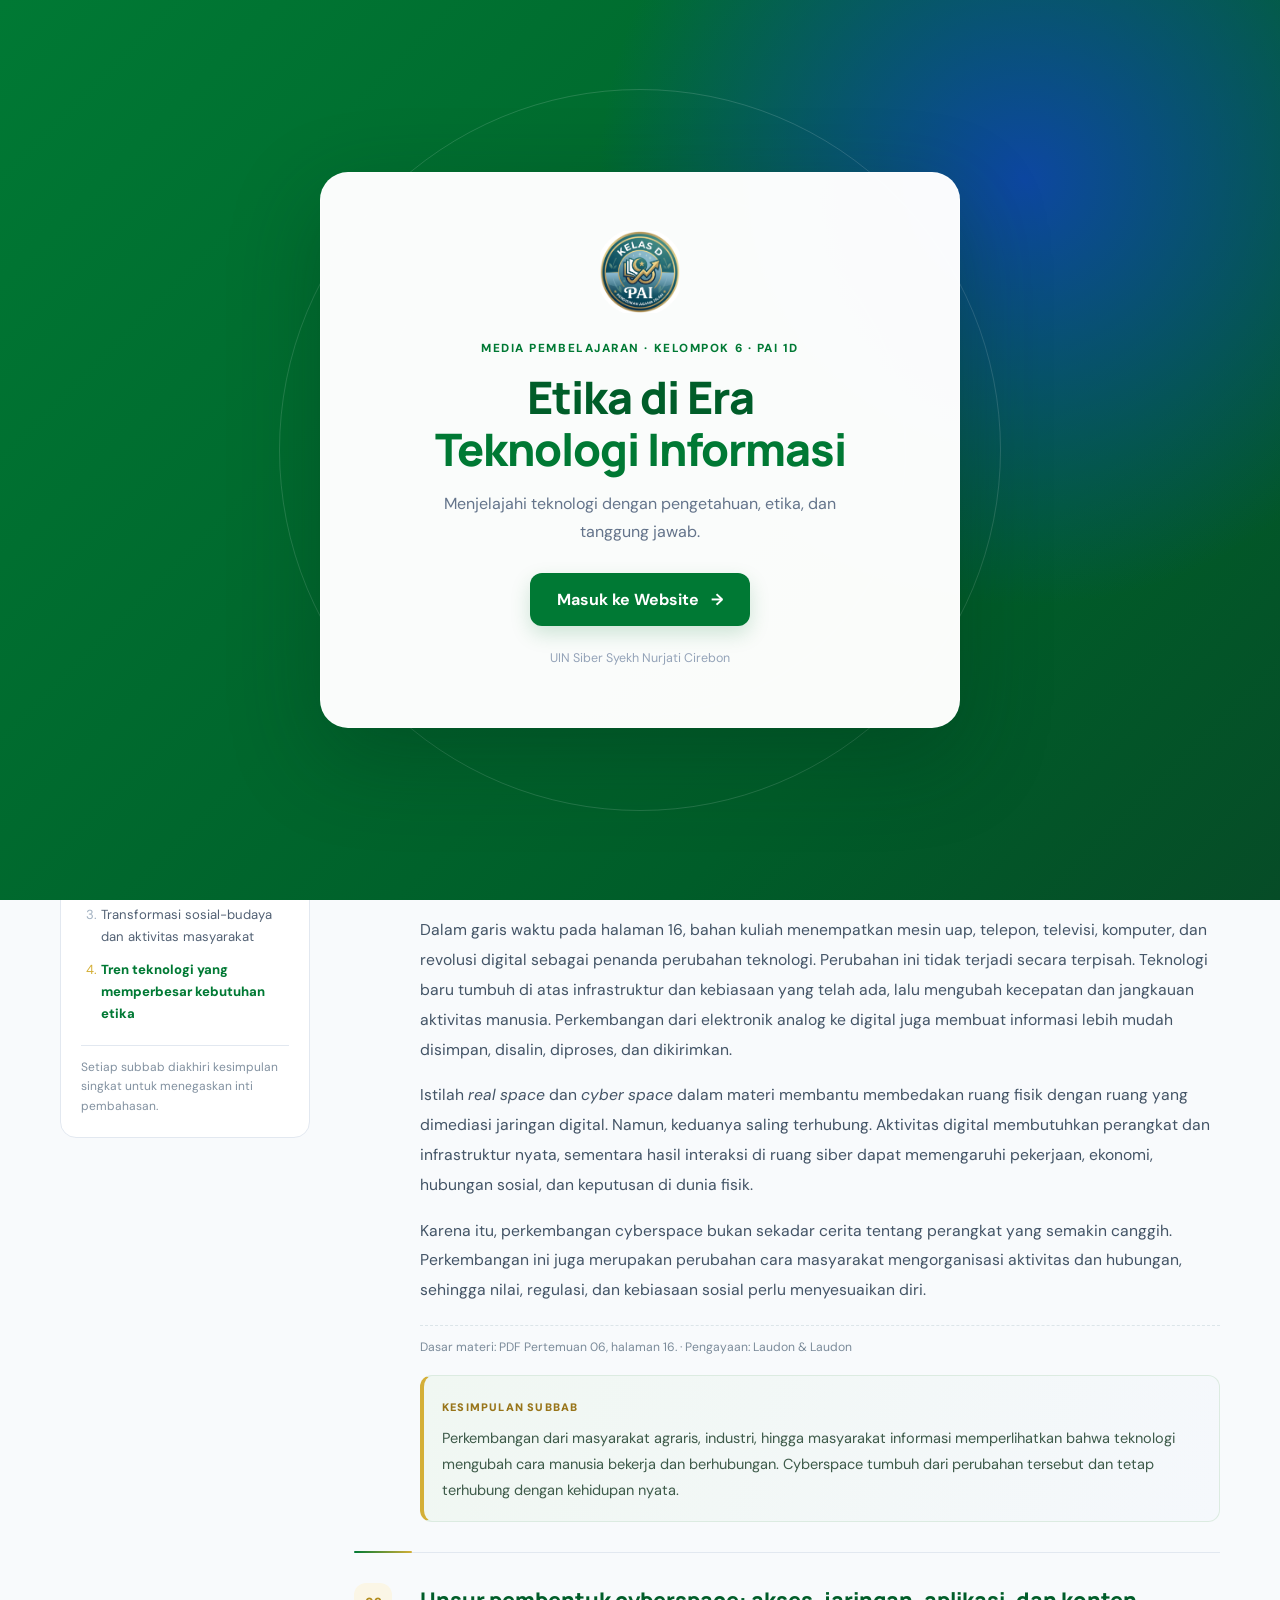
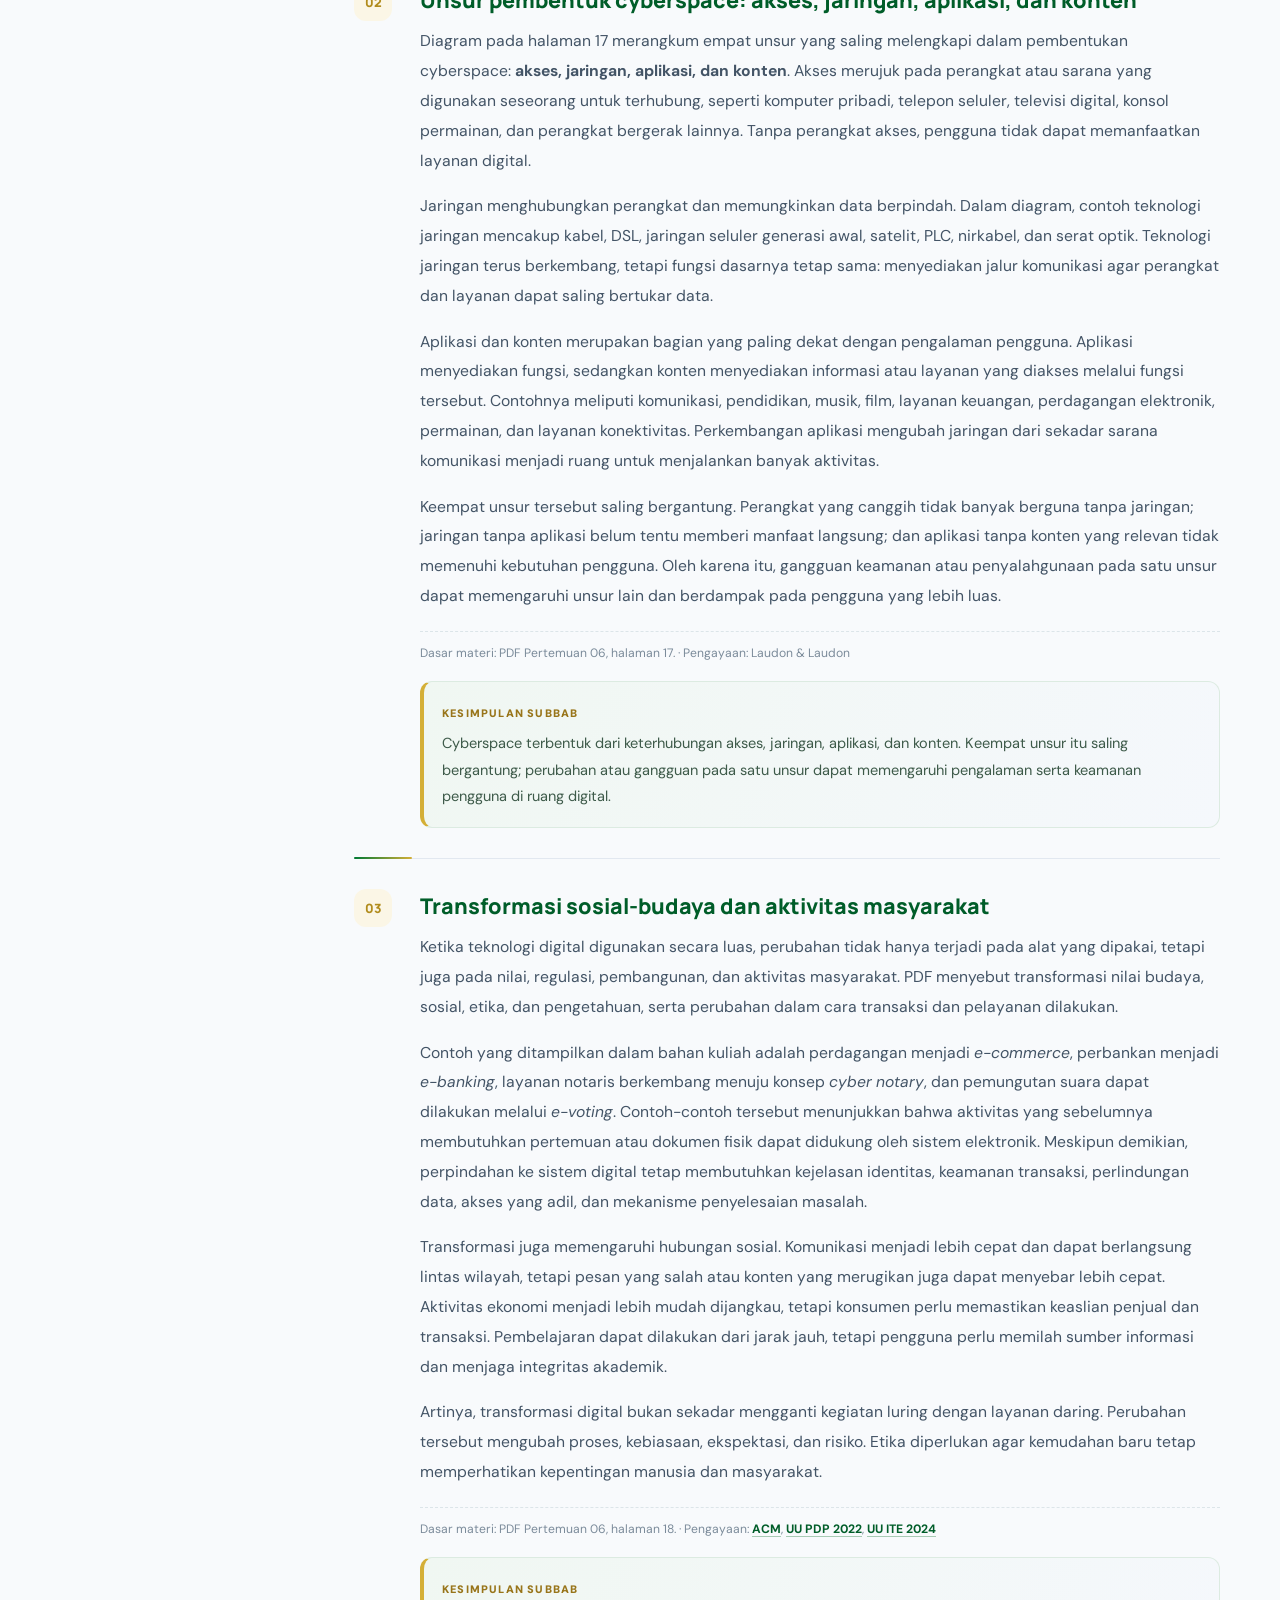
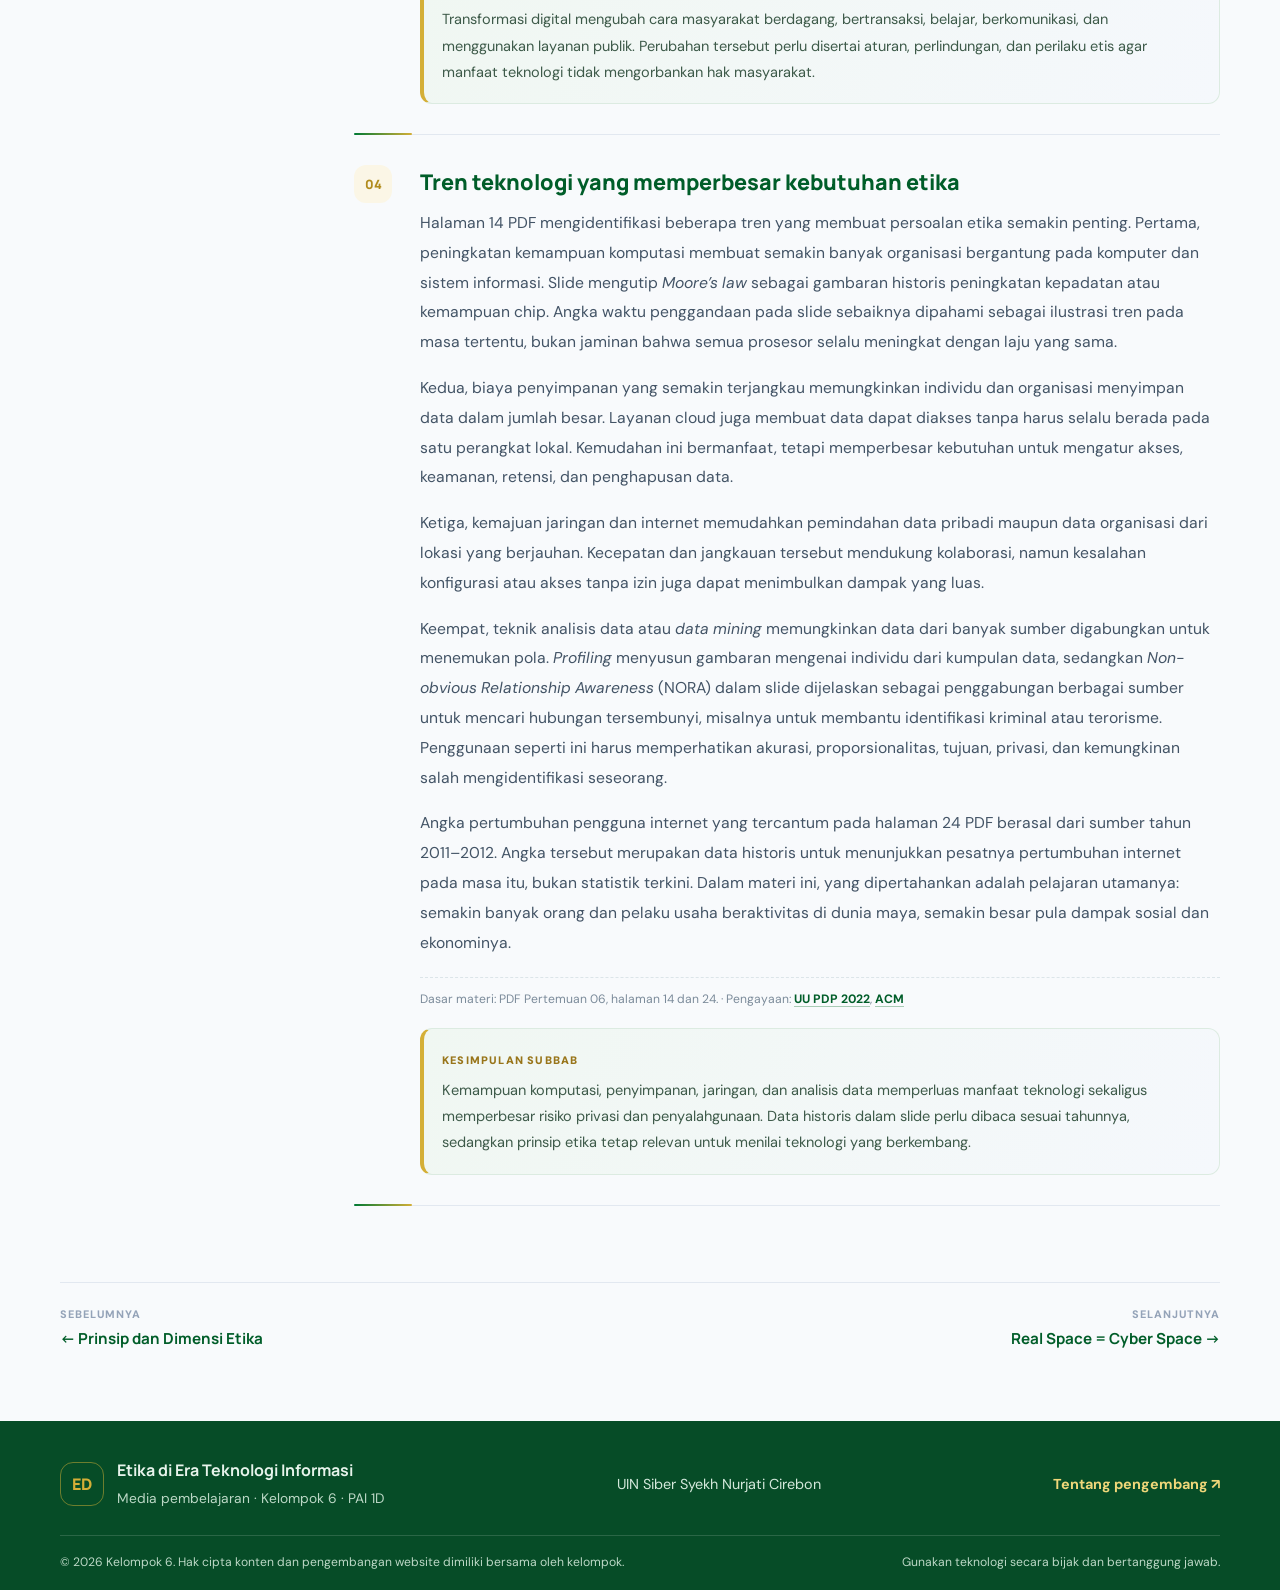
<file: perkembangan-cyberspace.html>
<!doctype html>
<html lang="id"><head><meta charset="utf-8"><meta name="viewport" content="width=device-width, initial-scale=1"><meta name="theme-color" content="#007934"><meta name="description" content="Cyberspace atau ruang siber tumbuh dari perkembangan perangkat, jaringan, aplikasi, dan konten digital. Perkembangannya mengubah cara masyarakat berkomunikasi, memperoleh informasi, bertransaksi, belajar, dan membangun hubungan sosial."><title>Perkembangan Cyberspace | Etika Digital - Kelompok 6</title><script>
  try {
    if (sessionStorage.getItem('pai1dPageTransition') === '1') {
      document.documentElement.classList.add('page-transition-in');
      sessionStorage.removeItem('pai1dPageTransition');
    }
  } catch (error) {}
</script>

<script>
/* Deteksi awal Welcome Screen sebelum halaman dirender agar tidak berkedip. */
(function () {
  var SIX_HOURS = 6 * 60 * 60 * 1000;
  var LOCAL_KEY = 'pai1dEtikaDigitalLastVisit';
  var SESSION_KEY = 'pai1dEtikaDigitalLastActivityInTab';
  var WINDOW_TOKEN = '__PAI1D_WELCOME_LAST_ACTIVITY__=';

  function readStorage(storage, key) {
    try { return Number(storage.getItem(key) || 0); }
    catch (error) { return 0; }
  }

  function readWindowTime() {
    try {
      var match = String(window.name || '').match(/(?:^|;)__PAI1D_WELCOME_LAST_ACTIVITY__=(\d+)/);
      return match ? Number(match[1]) : 0;
    } catch (error) { return 0; }
  }

  var last = Math.max(
    readStorage(window.localStorage, LOCAL_KEY),
    readStorage(window.sessionStorage, SESSION_KEY),
    readWindowTime()
  );
  var recent = last > 0 && Date.now() >= last && Date.now() - last < SIX_HOURS;

  if (recent) document.documentElement.classList.add('welcome-suppressed');
})();
</script>

<link rel="stylesheet" href="css/style.css"><link rel="stylesheet" href="css/responsive.css"><script src="js/main.js" defer></script><script src="js/welcome.js" defer></script></head>
<body data-page="perkembangan">
<div class="page-loader" id="pageLoader" aria-hidden="true">
  <div class="skeleton-shell">
    <div class="skeleton-header" aria-hidden="true">
      <div class="skeleton-brand"><span class="skeleton-block skeleton-logo"></span><span class="skeleton-block skeleton-brand-name"></span></div>
      <div class="skeleton-nav"><span class="skeleton-block"></span><span class="skeleton-block"></span><span class="skeleton-block"></span><span class="skeleton-block"></span></div>
    </div>
    <div class="skeleton-content" aria-hidden="true">
      <span class="skeleton-block skeleton-eyebrow"></span>
      <span class="skeleton-block skeleton-title"></span>
      <span class="skeleton-block skeleton-title skeleton-title-short"></span>
      <span class="skeleton-block skeleton-copy skeleton-copy-wide"></span>
      <span class="skeleton-block skeleton-copy"></span>
      <div class="skeleton-cards">
        <div class="skeleton-card"><span class="skeleton-block skeleton-card-icon"></span><span class="skeleton-block skeleton-card-title"></span><span class="skeleton-block skeleton-card-line"></span><span class="skeleton-block skeleton-card-line skeleton-card-line-short"></span></div>
        <div class="skeleton-card"><span class="skeleton-block skeleton-card-icon"></span><span class="skeleton-block skeleton-card-title"></span><span class="skeleton-block skeleton-card-line"></span><span class="skeleton-block skeleton-card-line skeleton-card-line-short"></span></div>
        <div class="skeleton-card"><span class="skeleton-block skeleton-card-icon"></span><span class="skeleton-block skeleton-card-title"></span><span class="skeleton-block skeleton-card-line"></span><span class="skeleton-block skeleton-card-line skeleton-card-line-short"></span></div>
      </div>
    </div>
    <span class="skeleton-sr-only">Memuat halaman berikutnya…</span>
  </div>
</div>
<div class="welcome-screen" id="welcomeScreen" aria-labelledby="welcomeTitle" aria-modal="true" role="dialog">
      <div class="welcome-panel">
        <img class="welcome-logo" src="assets/foto/logo%20pai1d.png" alt="Logo PAI 1D" onerror="this.classList.add('logo-missing')">
        <span class="eyebrow">MEDIA PEMBELAJARAN · KELOMPOK 6 · PAI 1D</span>
        <h1 id="welcomeTitle">Etika di Era<br><span>Teknologi Informasi</span></h1>
        <p class="welcome-description">Menjelajahi teknologi dengan pengetahuan, etika, dan tanggung jawab.</p>
        <button class="button button-primary welcome-enter" id="enterWebsite" type="button">Masuk ke Website <span aria-hidden="true">→</span></button>
        <p class="welcome-footnote">UIN Siber Syekh Nurjati Cirebon</p>
      </div>
    </div><header class="site-header">
      <a class="brand" href="index.html" aria-label="Beranda Etika Digital">
        <img class="brand-logo" src="assets/foto/logo%20pai1d.png" alt="Logo PAI 1D" onerror="this.classList.add('logo-missing')">
        <span class="brand-name">Etika Digital</span>
      </a>
      <button class="menu-toggle" id="menuToggle" type="button" aria-label="Buka navigasi" aria-expanded="false" aria-controls="mainNav"><span></span><span></span><span></span></button>
      <nav class="main-nav" id="mainNav" aria-label="Navigasi utama"><a class="nav-link " href="index.html">Beranda</a><a class="nav-link " href="cyberethics.html">Cyberethics</a><a class="nav-link " href="prinsip-etika.html">Prinsip Etika</a><a class="nav-link active" href="perkembangan-cyberspace.html">Perkembangan</a><a class="nav-link " href="real-space-cyber-space.html">Real = Cyber</a><a class="nav-link " href="kasus-kesimpulan.html">Kasus & Kesimpulan</a><a class="nav-link " href="tentang-kami.html">Tentang Kami</a></nav>
    </header>
<main class="article-main section-wrap">
  <nav class="breadcrumb" aria-label="Breadcrumb"><a href="index.html">Beranda</a><span>/</span><span>Perkembangan Cyberspace</span></nav>
  <header class="article-hero"><span class="eyebrow">MATERI 03 · ETIKA DI ERA TEKNOLOGI INFORMASI · KELOMPOK 6</span><h1>Perkembangan Cyberspace</h1><h2>Dari perubahan teknologi menuju transformasi kehidupan sosial</h2><p>Cyberspace atau ruang siber tumbuh dari perkembangan perangkat, jaringan, aplikasi, dan konten digital. Perkembangannya mengubah cara masyarakat berkomunikasi, memperoleh informasi, bertransaksi, belajar, dan membangun hubungan sosial.</p></header>
  <aside class="article-callout"><span class="callout-mark">✦</span><div><strong>Tujuan pembelajaran</strong><p>Menjelaskan perubahan masyarakat dari era agraris dan industri menuju masyarakat informasi, unsur pembentuk cyberspace, serta dampak transformasi sosial-budaya dan tren teknologi.</p><p class="callout-subtext">Pembahasan mengikuti susunan PDF Pertemuan 06 dan dilengkapi rujukan akademik, kode etik profesi, serta peraturan resmi yang relevan.</p></div></aside>
  <div class="article-layout"><aside class="toc"><strong>Dalam halaman ini</strong><ol><li><a href="#bagian-1">Perubahan masyarakat dan gelombang teknologi</a></li><li><a href="#bagian-2">Unsur pembentuk cyberspace: akses, jaringan, aplikasi, dan konten</a></li><li><a href="#bagian-3">Transformasi sosial-budaya dan aktivitas masyarakat</a></li><li><a href="#bagian-4">Tren teknologi yang memperbesar kebutuhan etika</a></li></ol><div class="toc-note">Setiap subbab diakhiri kesimpulan singkat untuk menegaskan inti pembahasan.</div></aside><div class="article-content"><section class="article-section" id="bagian-1">
      <span class="section-index">01</span>
      <div class="article-section-body">
        <h2>Perubahan masyarakat dan gelombang teknologi</h2>
        
        <p>PDF Pertemuan 06 menggambarkan perubahan masyarakat melalui beberapa gelombang teknologi. Masyarakat agraris sangat bergantung pada kegiatan pertanian dan sumber daya alam. Revolusi industri memperluas penggunaan mesin, pabrik, dan produksi berskala besar. Berikutnya, perkembangan komputer, telekomunikasi, dan jaringan digital mendorong masyarakat informasi, yaitu masyarakat yang semakin bergantung pada penciptaan, pengolahan, penyimpanan, dan pertukaran informasi.</p>
        <p>Dalam garis waktu pada halaman 16, bahan kuliah menempatkan mesin uap, telepon, televisi, komputer, dan revolusi digital sebagai penanda perubahan teknologi. Perubahan ini tidak terjadi secara terpisah. Teknologi baru tumbuh di atas infrastruktur dan kebiasaan yang telah ada, lalu mengubah kecepatan dan jangkauan aktivitas manusia. Perkembangan dari elektronik analog ke digital juga membuat informasi lebih mudah disimpan, disalin, diproses, dan dikirimkan.</p>
        <p>Istilah <em>real space</em> dan <em>cyber space</em> dalam materi membantu membedakan ruang fisik dengan ruang yang dimediasi jaringan digital. Namun, keduanya saling terhubung. Aktivitas digital membutuhkan perangkat dan infrastruktur nyata, sementara hasil interaksi di ruang siber dapat memengaruhi pekerjaan, ekonomi, hubungan sosial, dan keputusan di dunia fisik.</p>
        <p>Karena itu, perkembangan cyberspace bukan sekadar cerita tentang perangkat yang semakin canggih. Perkembangan ini juga merupakan perubahan cara masyarakat mengorganisasi aktivitas dan hubungan, sehingga nilai, regulasi, dan kebiasaan sosial perlu menyesuaikan diri.</p>
      
        <p class="source-note">Dasar materi: PDF Pertemuan 06, halaman 16. · Pengayaan: Laudon & Laudon</p>
        <div class="subsection-conclusion"><span class="conclusion-label">KESIMPULAN SUBBAB</span><p>Perkembangan dari masyarakat agraris, industri, hingga masyarakat informasi memperlihatkan bahwa teknologi mengubah cara manusia bekerja dan berhubungan. Cyberspace tumbuh dari perubahan tersebut dan tetap terhubung dengan kehidupan nyata.</p></div>
      </div>
    </section><section class="article-section" id="bagian-2">
      <span class="section-index">02</span>
      <div class="article-section-body">
        <h2>Unsur pembentuk cyberspace: akses, jaringan, aplikasi, dan konten</h2>
        
        <p>Diagram pada halaman 17 merangkum empat unsur yang saling melengkapi dalam pembentukan cyberspace: <strong>akses, jaringan, aplikasi, dan konten</strong>. Akses merujuk pada perangkat atau sarana yang digunakan seseorang untuk terhubung, seperti komputer pribadi, telepon seluler, televisi digital, konsol permainan, dan perangkat bergerak lainnya. Tanpa perangkat akses, pengguna tidak dapat memanfaatkan layanan digital.</p>
        <p>Jaringan menghubungkan perangkat dan memungkinkan data berpindah. Dalam diagram, contoh teknologi jaringan mencakup kabel, DSL, jaringan seluler generasi awal, satelit, PLC, nirkabel, dan serat optik. Teknologi jaringan terus berkembang, tetapi fungsi dasarnya tetap sama: menyediakan jalur komunikasi agar perangkat dan layanan dapat saling bertukar data.</p>
        <p>Aplikasi dan konten merupakan bagian yang paling dekat dengan pengalaman pengguna. Aplikasi menyediakan fungsi, sedangkan konten menyediakan informasi atau layanan yang diakses melalui fungsi tersebut. Contohnya meliputi komunikasi, pendidikan, musik, film, layanan keuangan, perdagangan elektronik, permainan, dan layanan konektivitas. Perkembangan aplikasi mengubah jaringan dari sekadar sarana komunikasi menjadi ruang untuk menjalankan banyak aktivitas.</p>
        <p>Keempat unsur tersebut saling bergantung. Perangkat yang canggih tidak banyak berguna tanpa jaringan; jaringan tanpa aplikasi belum tentu memberi manfaat langsung; dan aplikasi tanpa konten yang relevan tidak memenuhi kebutuhan pengguna. Oleh karena itu, gangguan keamanan atau penyalahgunaan pada satu unsur dapat memengaruhi unsur lain dan berdampak pada pengguna yang lebih luas.</p>
      
        <p class="source-note">Dasar materi: PDF Pertemuan 06, halaman 17. · Pengayaan: Laudon & Laudon</p>
        <div class="subsection-conclusion"><span class="conclusion-label">KESIMPULAN SUBBAB</span><p>Cyberspace terbentuk dari keterhubungan akses, jaringan, aplikasi, dan konten. Keempat unsur itu saling bergantung; perubahan atau gangguan pada satu unsur dapat memengaruhi pengalaman serta keamanan pengguna di ruang digital.</p></div>
      </div>
    </section><section class="article-section" id="bagian-3">
      <span class="section-index">03</span>
      <div class="article-section-body">
        <h2>Transformasi sosial-budaya dan aktivitas masyarakat</h2>
        
        <p>Ketika teknologi digital digunakan secara luas, perubahan tidak hanya terjadi pada alat yang dipakai, tetapi juga pada nilai, regulasi, pembangunan, dan aktivitas masyarakat. PDF menyebut transformasi nilai budaya, sosial, etika, dan pengetahuan, serta perubahan dalam cara transaksi dan pelayanan dilakukan.</p>
        <p>Contoh yang ditampilkan dalam bahan kuliah adalah perdagangan menjadi <em>e-commerce</em>, perbankan menjadi <em>e-banking</em>, layanan notaris berkembang menuju konsep <em>cyber notary</em>, dan pemungutan suara dapat dilakukan melalui <em>e-voting</em>. Contoh-contoh tersebut menunjukkan bahwa aktivitas yang sebelumnya membutuhkan pertemuan atau dokumen fisik dapat didukung oleh sistem elektronik. Meskipun demikian, perpindahan ke sistem digital tetap membutuhkan kejelasan identitas, keamanan transaksi, perlindungan data, akses yang adil, dan mekanisme penyelesaian masalah.</p>
        <p>Transformasi juga memengaruhi hubungan sosial. Komunikasi menjadi lebih cepat dan dapat berlangsung lintas wilayah, tetapi pesan yang salah atau konten yang merugikan juga dapat menyebar lebih cepat. Aktivitas ekonomi menjadi lebih mudah dijangkau, tetapi konsumen perlu memastikan keaslian penjual dan transaksi. Pembelajaran dapat dilakukan dari jarak jauh, tetapi pengguna perlu memilah sumber informasi dan menjaga integritas akademik.</p>
        <p>Artinya, transformasi digital bukan sekadar mengganti kegiatan luring dengan layanan daring. Perubahan tersebut mengubah proses, kebiasaan, ekspektasi, dan risiko. Etika diperlukan agar kemudahan baru tetap memperhatikan kepentingan manusia dan masyarakat.</p>
      
        <p class="source-note">Dasar materi: PDF Pertemuan 06, halaman 18. · Pengayaan: <a href="https://www.acm.org/code-of-ethics" target="_blank" rel="noopener noreferrer">ACM</a>, <a href="https://peraturan.bpk.go.id/Details/229798/uu-no-27-" target="_blank" rel="noopener noreferrer">UU PDP 2022</a>, <a href="https://peraturan.bpk.go.id/Details/274494/uu-no-1-tahun-2024" target="_blank" rel="noopener noreferrer">UU ITE 2024</a></p>
        <div class="subsection-conclusion"><span class="conclusion-label">KESIMPULAN SUBBAB</span><p>Transformasi digital mengubah cara masyarakat berdagang, bertransaksi, belajar, berkomunikasi, dan menggunakan layanan publik. Perubahan tersebut perlu disertai aturan, perlindungan, dan perilaku etis agar manfaat teknologi tidak mengorbankan hak masyarakat.</p></div>
      </div>
    </section><section class="article-section" id="bagian-4">
      <span class="section-index">04</span>
      <div class="article-section-body">
        <h2>Tren teknologi yang memperbesar kebutuhan etika</h2>
        
        <p>Halaman 14 PDF mengidentifikasi beberapa tren yang membuat persoalan etika semakin penting. Pertama, peningkatan kemampuan komputasi membuat semakin banyak organisasi bergantung pada komputer dan sistem informasi. Slide mengutip <em>Moore’s law</em> sebagai gambaran historis peningkatan kepadatan atau kemampuan chip. Angka waktu penggandaan pada slide sebaiknya dipahami sebagai ilustrasi tren pada masa tertentu, bukan jaminan bahwa semua prosesor selalu meningkat dengan laju yang sama.</p>
        <p>Kedua, biaya penyimpanan yang semakin terjangkau memungkinkan individu dan organisasi menyimpan data dalam jumlah besar. Layanan cloud juga membuat data dapat diakses tanpa harus selalu berada pada satu perangkat lokal. Kemudahan ini bermanfaat, tetapi memperbesar kebutuhan untuk mengatur akses, keamanan, retensi, dan penghapusan data.</p>
        <p>Ketiga, kemajuan jaringan dan internet memudahkan pemindahan data pribadi maupun data organisasi dari lokasi yang berjauhan. Kecepatan dan jangkauan tersebut mendukung kolaborasi, namun kesalahan konfigurasi atau akses tanpa izin juga dapat menimbulkan dampak yang luas.</p>
        <p>Keempat, teknik analisis data atau <em>data mining</em> memungkinkan data dari banyak sumber digabungkan untuk menemukan pola. <em>Profiling</em> menyusun gambaran mengenai individu dari kumpulan data, sedangkan <em>Non-obvious Relationship Awareness</em> (NORA) dalam slide dijelaskan sebagai penggabungan berbagai sumber untuk mencari hubungan tersembunyi, misalnya untuk membantu identifikasi kriminal atau terorisme. Penggunaan seperti ini harus memperhatikan akurasi, proporsionalitas, tujuan, privasi, dan kemungkinan salah mengidentifikasi seseorang.</p>
        <p>Angka pertumbuhan pengguna internet yang tercantum pada halaman 24 PDF berasal dari sumber tahun 2011–2012. Angka tersebut merupakan data historis untuk menunjukkan pesatnya pertumbuhan internet pada masa itu, bukan statistik terkini. Dalam materi ini, yang dipertahankan adalah pelajaran utamanya: semakin banyak orang dan pelaku usaha beraktivitas di dunia maya, semakin besar pula dampak sosial dan ekonominya.</p>
      
        <p class="source-note">Dasar materi: PDF Pertemuan 06, halaman 14 dan 24. · Pengayaan: <a href="https://peraturan.bpk.go.id/Details/229798/uu-no-27-" target="_blank" rel="noopener noreferrer">UU PDP 2022</a>, <a href="https://www.acm.org/code-of-ethics" target="_blank" rel="noopener noreferrer">ACM</a></p>
        <div class="subsection-conclusion"><span class="conclusion-label">KESIMPULAN SUBBAB</span><p>Kemampuan komputasi, penyimpanan, jaringan, dan analisis data memperluas manfaat teknologi sekaligus memperbesar risiko privasi dan penyalahgunaan. Data historis dalam slide perlu dibaca sesuai tahunnya, sedangkan prinsip etika tetap relevan untuk menilai teknologi yang berkembang.</p></div>
      </div>
    </section></div></div>
  <nav class="page-pagination" aria-label="Navigasi materi"><a href="prinsip-etika.html"><small>SEBELUMNYA</small><strong>← Prinsip dan Dimensi Etika</strong></a><a class="next-page" href="real-space-cyber-space.html"><small>SELANJUTNYA</small><strong>Real Space = Cyber Space →</strong></a></nav>
</main><footer class="site-footer">
      <div class="footer-main">
        <div class="footer-brand-block"><span class="footer-mark">ED</span><div><strong>Etika di Era Teknologi Informasi</strong><p>Media pembelajaran · Kelompok 6 · PAI 1D</p></div></div>
        <div class="footer-campus">UIN Siber Syekh Nurjati Cirebon</div>
        <a class="footer-about-link" href="tentang-kami.html">Tentang pengembang <span aria-hidden="true">↗</span></a>
      </div>
      <div class="footer-bottom"><span>© 2026 Kelompok 6. Hak cipta konten dan pengembangan website dimiliki bersama oleh kelompok.</span><span>Gunakan teknologi secara bijak dan bertanggung jawab.</span></div>
    </footer><button class="back-to-top" id="backToTop" type="button" aria-label="Kembali ke atas" title="Kembali ke atas"><span aria-hidden="true">↑</span></button></body></html>
</file>
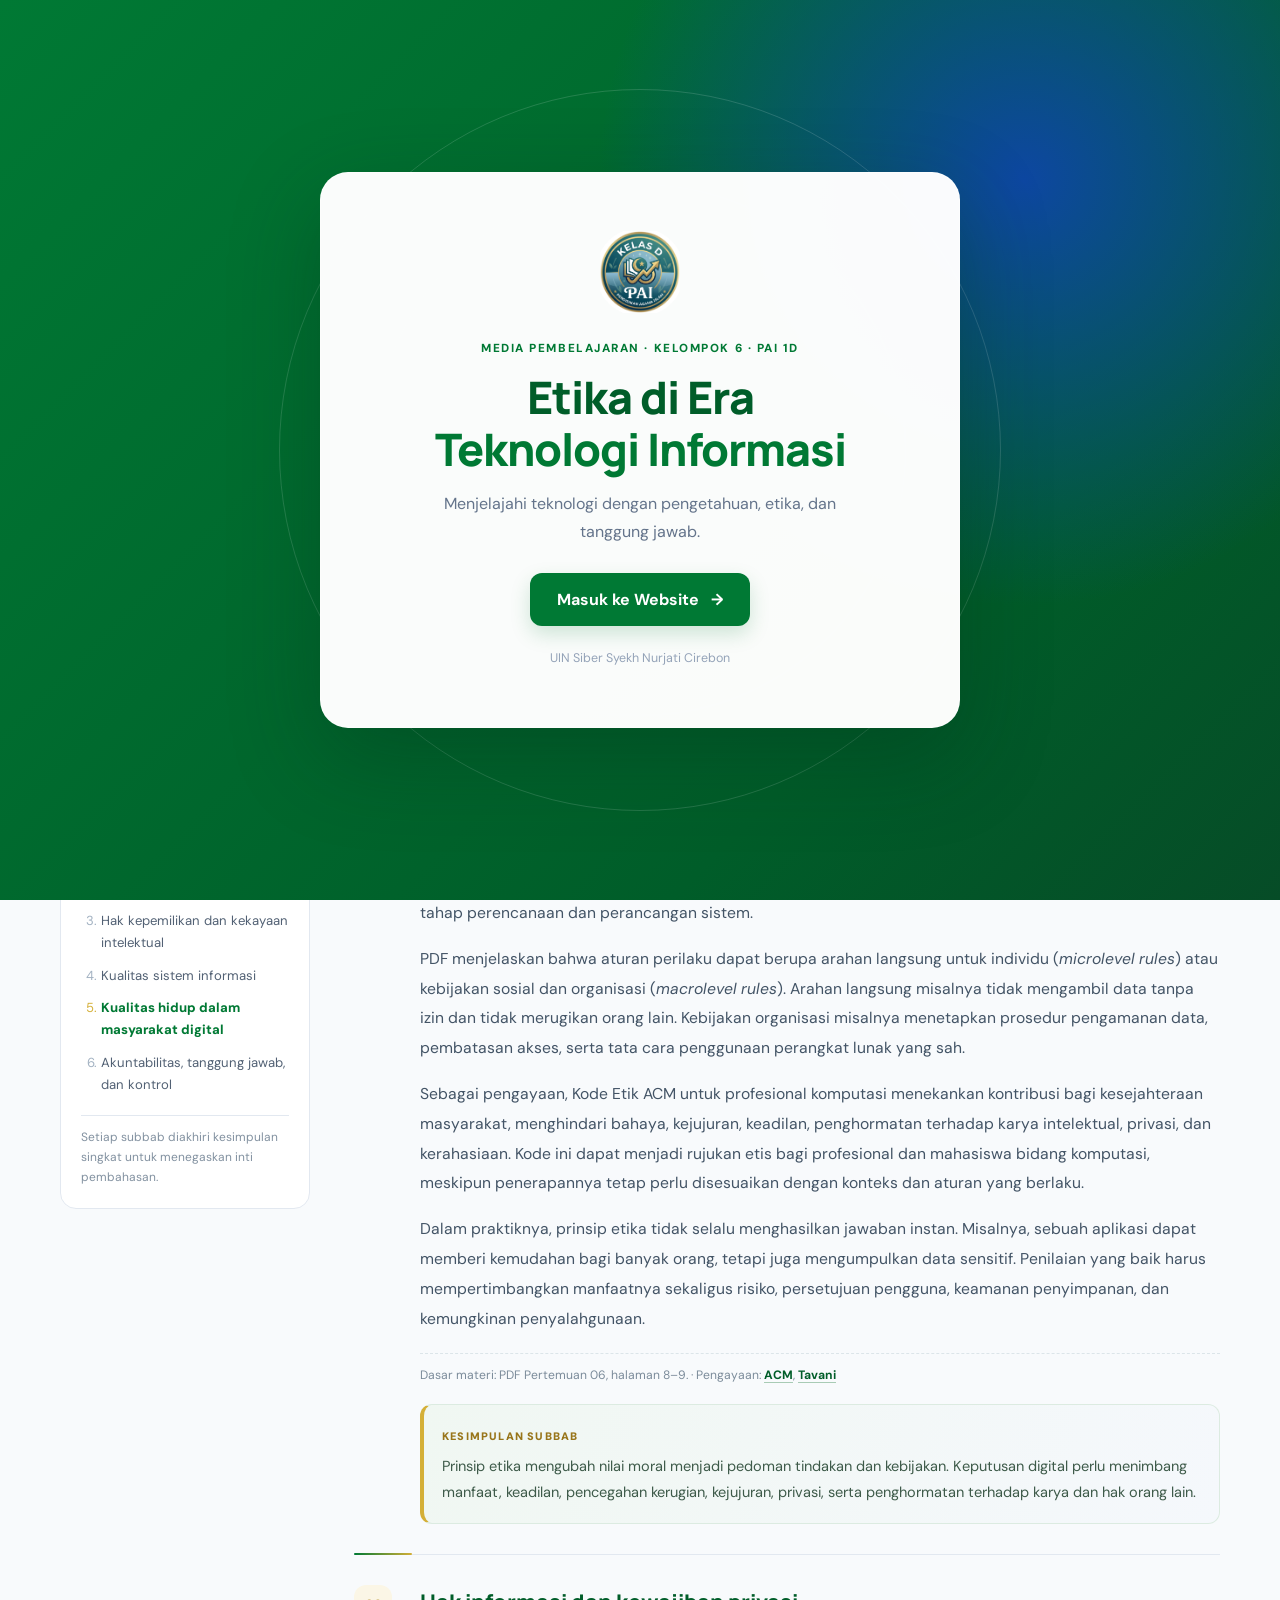
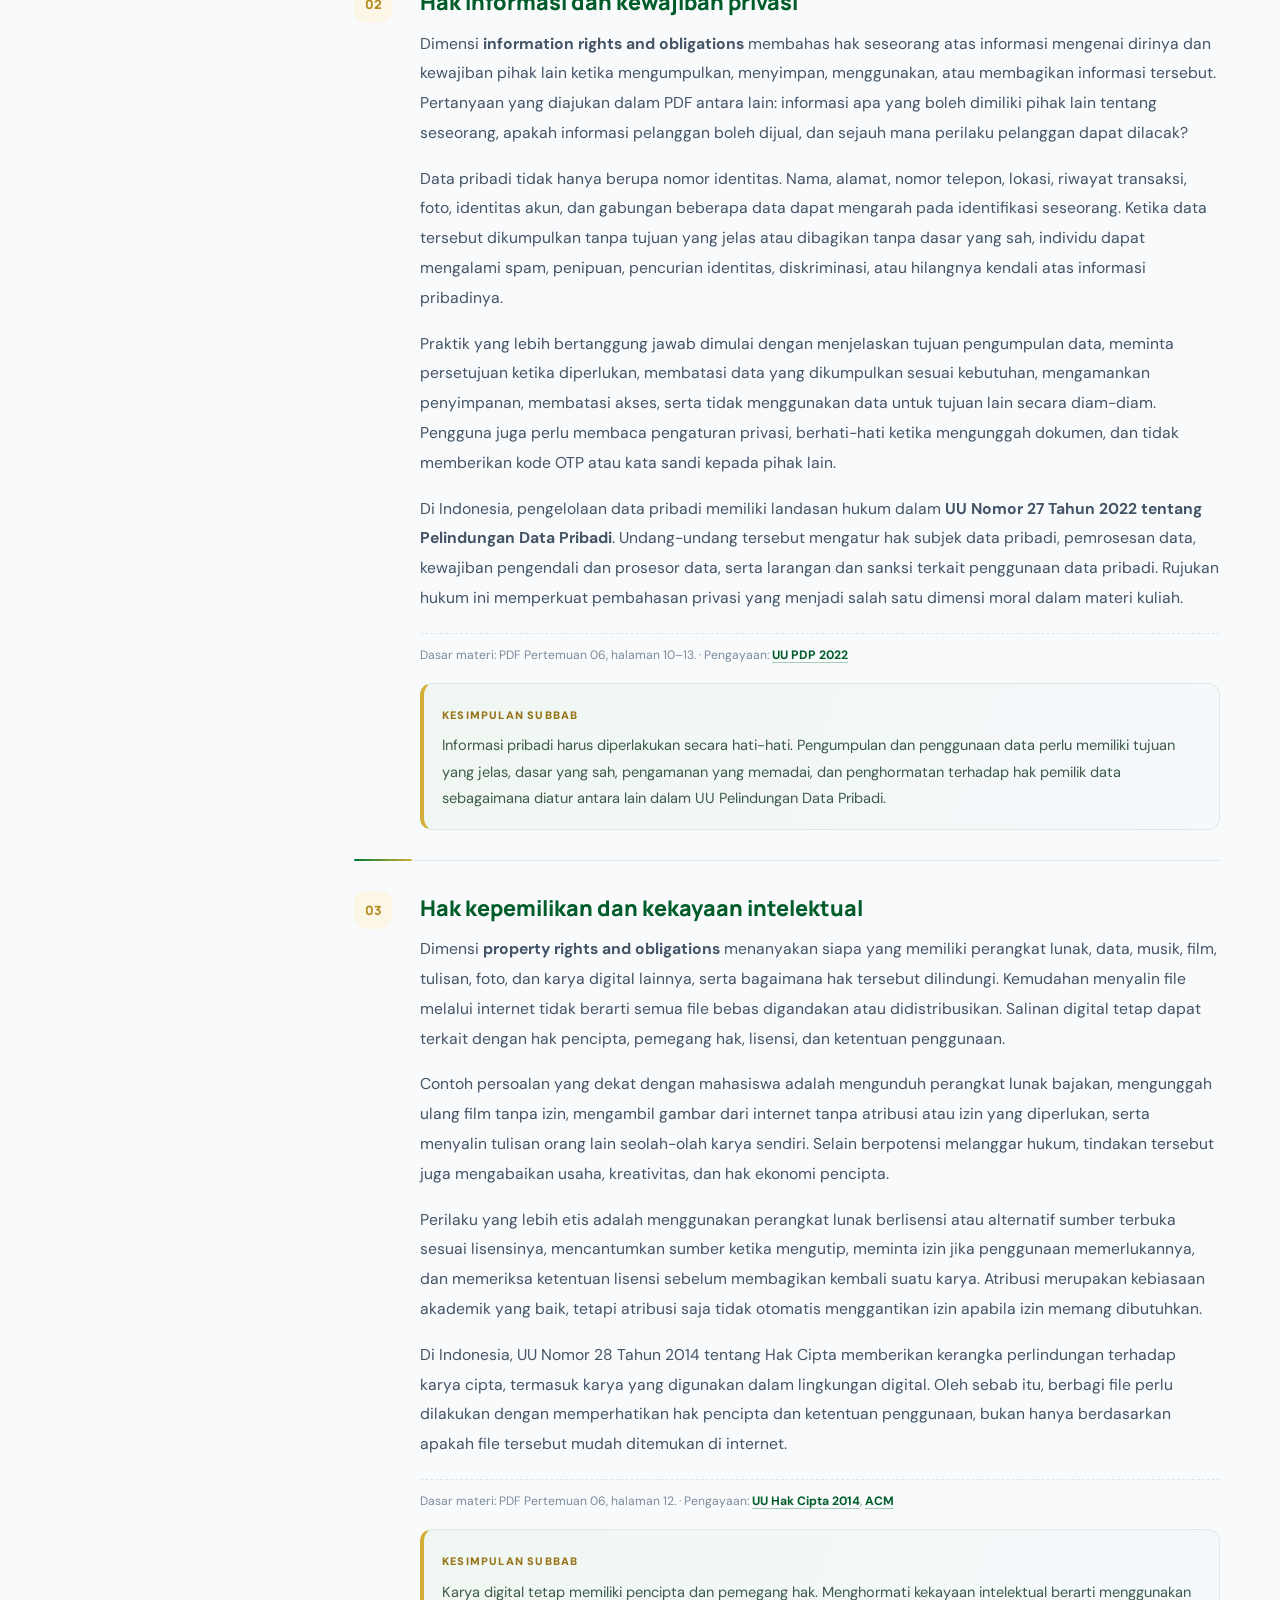
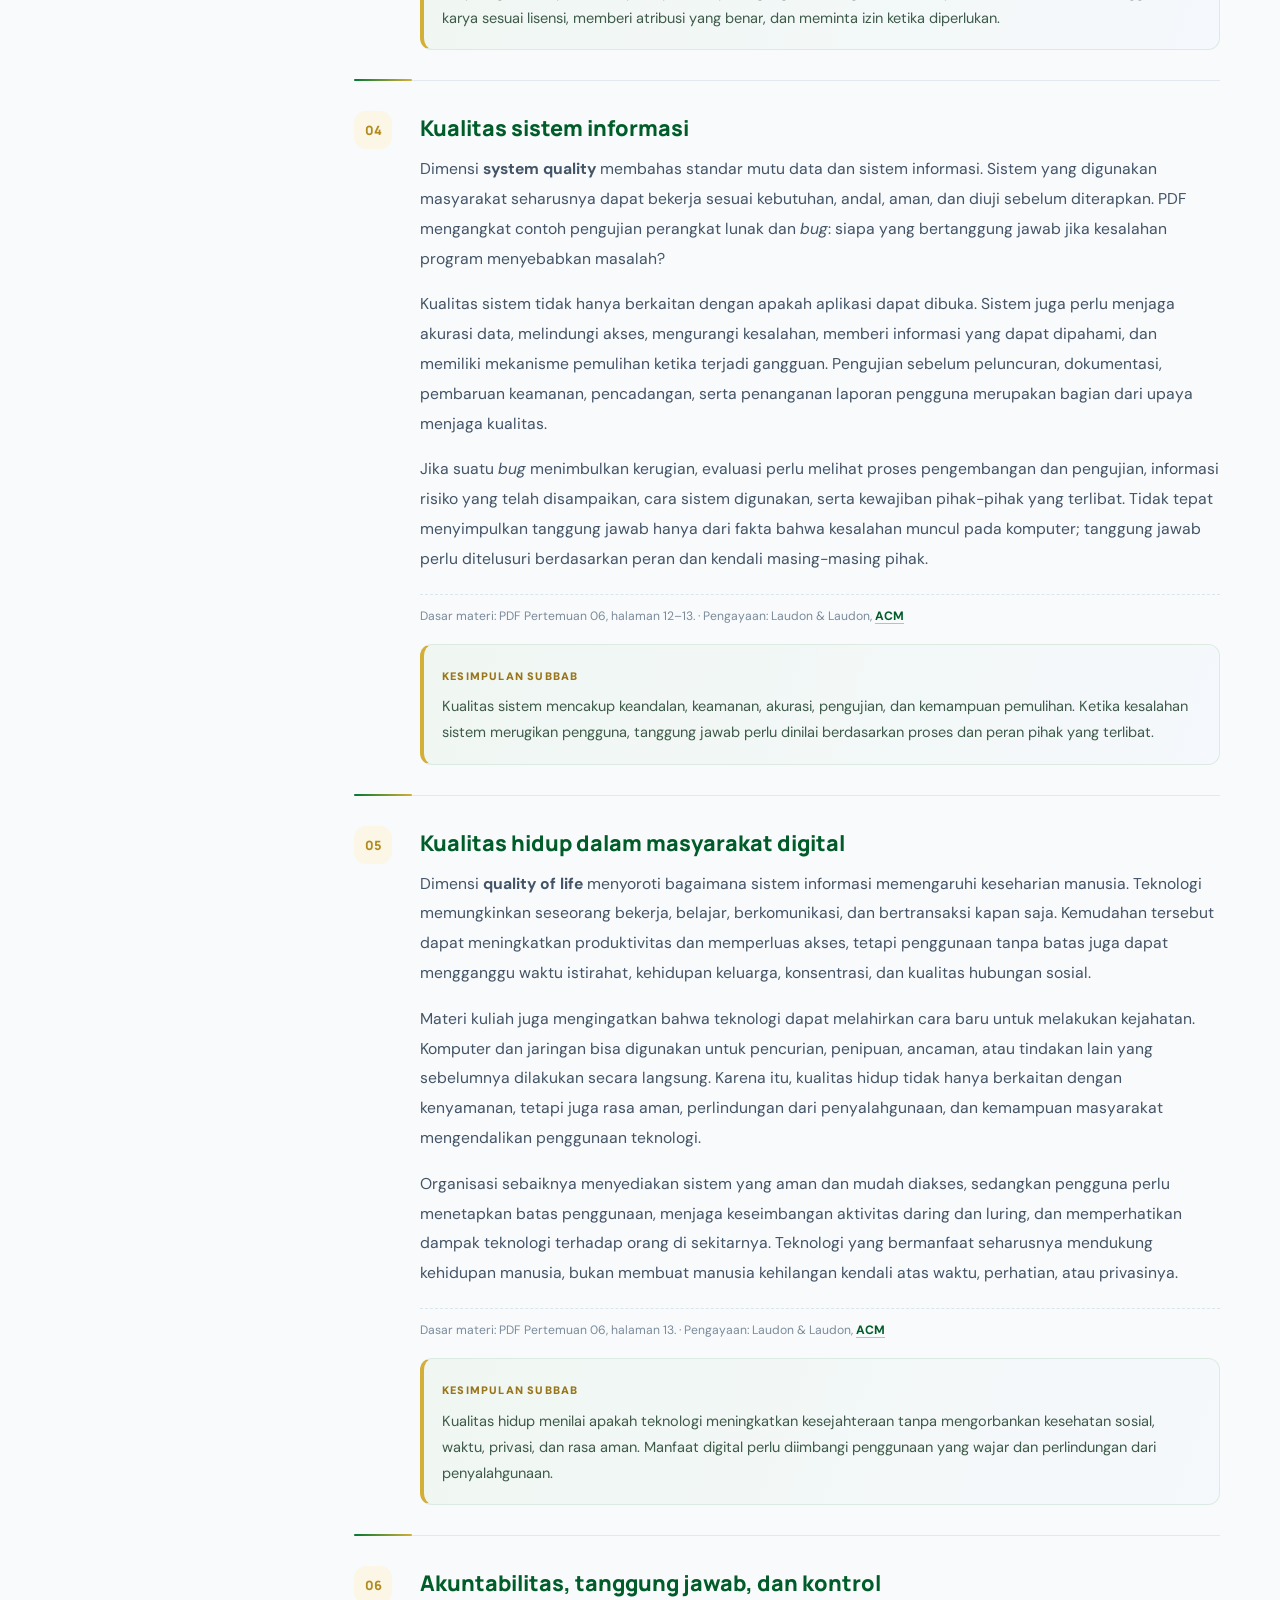
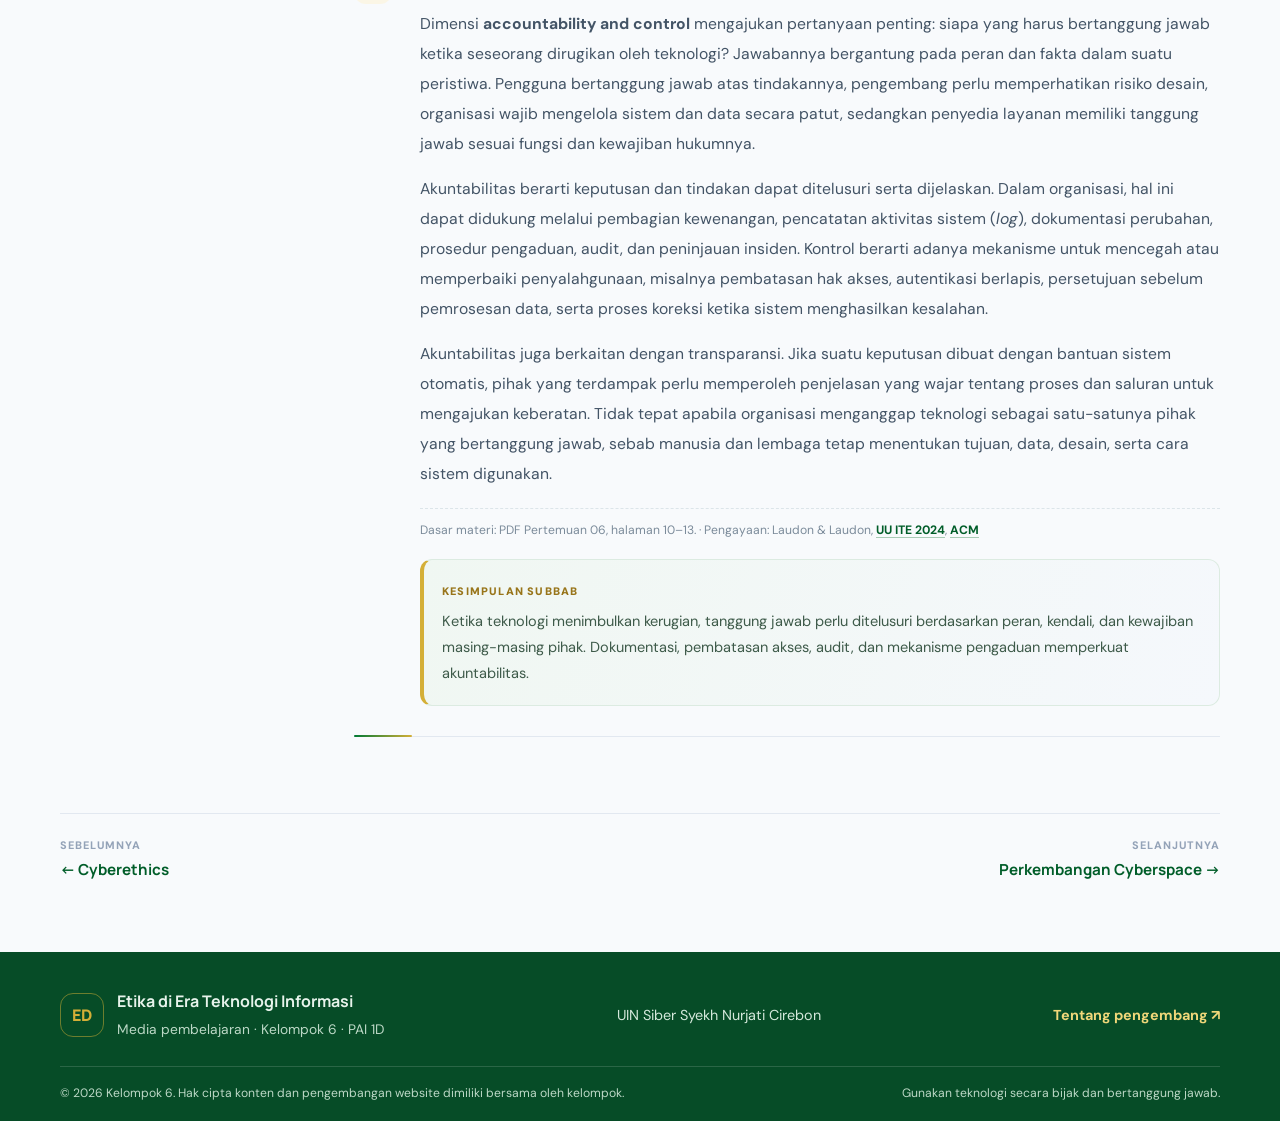
<file: prinsip-etika.html>
<!doctype html>
<html lang="id"><head><meta charset="utf-8"><meta name="viewport" content="width=device-width, initial-scale=1"><meta name="theme-color" content="#007934"><meta name="description" content="Setelah memahami Cyberethics dan sistem moral, langkah berikutnya adalah menerapkan prinsip etika pada persoalan yang muncul dari penggunaan sistem informasi. Materi ini mengikuti lima dimensi moral yang ditampilkan dalam PDF Pertemuan 06: hak informasi, hak kepemilikan, kualitas sistem, kualitas hidup, serta akuntabilitas dan kontrol."><title>Prinsip dan Dimensi Etika Digital | Etika Digital - Kelompok 6</title><script>
  try {
    if (sessionStorage.getItem('pai1dPageTransition') === '1') {
      document.documentElement.classList.add('page-transition-in');
      sessionStorage.removeItem('pai1dPageTransition');
    }
  } catch (error) {}
</script>

<script>
/* Deteksi awal Welcome Screen sebelum halaman dirender agar tidak berkedip. */
(function () {
  var SIX_HOURS = 6 * 60 * 60 * 1000;
  var LOCAL_KEY = 'pai1dEtikaDigitalLastVisit';
  var SESSION_KEY = 'pai1dEtikaDigitalLastActivityInTab';
  var WINDOW_TOKEN = '__PAI1D_WELCOME_LAST_ACTIVITY__=';

  function readStorage(storage, key) {
    try { return Number(storage.getItem(key) || 0); }
    catch (error) { return 0; }
  }

  function readWindowTime() {
    try {
      var match = String(window.name || '').match(/(?:^|;)__PAI1D_WELCOME_LAST_ACTIVITY__=(\d+)/);
      return match ? Number(match[1]) : 0;
    } catch (error) { return 0; }
  }

  var last = Math.max(
    readStorage(window.localStorage, LOCAL_KEY),
    readStorage(window.sessionStorage, SESSION_KEY),
    readWindowTime()
  );
  var recent = last > 0 && Date.now() >= last && Date.now() - last < SIX_HOURS;

  if (recent) document.documentElement.classList.add('welcome-suppressed');
})();
</script>

<link rel="stylesheet" href="css/style.css"><link rel="stylesheet" href="css/responsive.css"><script src="js/main.js" defer></script><script src="js/welcome.js" defer></script></head>
<body data-page="prinsip">
<div class="page-loader" id="pageLoader" aria-hidden="true">
  <div class="skeleton-shell">
    <div class="skeleton-header" aria-hidden="true">
      <div class="skeleton-brand"><span class="skeleton-block skeleton-logo"></span><span class="skeleton-block skeleton-brand-name"></span></div>
      <div class="skeleton-nav"><span class="skeleton-block"></span><span class="skeleton-block"></span><span class="skeleton-block"></span><span class="skeleton-block"></span></div>
    </div>
    <div class="skeleton-content" aria-hidden="true">
      <span class="skeleton-block skeleton-eyebrow"></span>
      <span class="skeleton-block skeleton-title"></span>
      <span class="skeleton-block skeleton-title skeleton-title-short"></span>
      <span class="skeleton-block skeleton-copy skeleton-copy-wide"></span>
      <span class="skeleton-block skeleton-copy"></span>
      <div class="skeleton-cards">
        <div class="skeleton-card"><span class="skeleton-block skeleton-card-icon"></span><span class="skeleton-block skeleton-card-title"></span><span class="skeleton-block skeleton-card-line"></span><span class="skeleton-block skeleton-card-line skeleton-card-line-short"></span></div>
        <div class="skeleton-card"><span class="skeleton-block skeleton-card-icon"></span><span class="skeleton-block skeleton-card-title"></span><span class="skeleton-block skeleton-card-line"></span><span class="skeleton-block skeleton-card-line skeleton-card-line-short"></span></div>
        <div class="skeleton-card"><span class="skeleton-block skeleton-card-icon"></span><span class="skeleton-block skeleton-card-title"></span><span class="skeleton-block skeleton-card-line"></span><span class="skeleton-block skeleton-card-line skeleton-card-line-short"></span></div>
      </div>
    </div>
    <span class="skeleton-sr-only">Memuat halaman berikutnya…</span>
  </div>
</div>
<div class="welcome-screen" id="welcomeScreen" aria-labelledby="welcomeTitle" aria-modal="true" role="dialog">
      <div class="welcome-panel">
        <img class="welcome-logo" src="assets/foto/logo%20pai1d.png" alt="Logo PAI 1D" onerror="this.classList.add('logo-missing')">
        <span class="eyebrow">MEDIA PEMBELAJARAN · KELOMPOK 6 · PAI 1D</span>
        <h1 id="welcomeTitle">Etika di Era<br><span>Teknologi Informasi</span></h1>
        <p class="welcome-description">Menjelajahi teknologi dengan pengetahuan, etika, dan tanggung jawab.</p>
        <button class="button button-primary welcome-enter" id="enterWebsite" type="button">Masuk ke Website <span aria-hidden="true">→</span></button>
        <p class="welcome-footnote">UIN Siber Syekh Nurjati Cirebon</p>
      </div>
    </div><header class="site-header">
      <a class="brand" href="index.html" aria-label="Beranda Etika Digital">
        <img class="brand-logo" src="assets/foto/logo%20pai1d.png" alt="Logo PAI 1D" onerror="this.classList.add('logo-missing')">
        <span class="brand-name">Etika Digital</span>
      </a>
      <button class="menu-toggle" id="menuToggle" type="button" aria-label="Buka navigasi" aria-expanded="false" aria-controls="mainNav"><span></span><span></span><span></span></button>
      <nav class="main-nav" id="mainNav" aria-label="Navigasi utama"><a class="nav-link " href="index.html">Beranda</a><a class="nav-link " href="cyberethics.html">Cyberethics</a><a class="nav-link active" href="prinsip-etika.html">Prinsip Etika</a><a class="nav-link " href="perkembangan-cyberspace.html">Perkembangan</a><a class="nav-link " href="real-space-cyber-space.html">Real = Cyber</a><a class="nav-link " href="kasus-kesimpulan.html">Kasus & Kesimpulan</a><a class="nav-link " href="tentang-kami.html">Tentang Kami</a></nav>
    </header>
<main class="article-main section-wrap">
  <nav class="breadcrumb" aria-label="Breadcrumb"><a href="index.html">Beranda</a><span>/</span><span>Prinsip dan Dimensi Etika Digital</span></nav>
  <header class="article-hero"><span class="eyebrow">MATERI 02 · ETIKA DI ERA TEKNOLOGI INFORMASI · KELOMPOK 6</span><h1>Prinsip dan Dimensi Etika Digital</h1><h2>Lima dimensi moral untuk memahami dampak sistem informasi</h2><p>Setelah memahami Cyberethics dan sistem moral, langkah berikutnya adalah menerapkan prinsip etika pada persoalan yang muncul dari penggunaan sistem informasi. Materi ini mengikuti lima dimensi moral yang ditampilkan dalam PDF Pertemuan 06: hak informasi, hak kepemilikan, kualitas sistem, kualitas hidup, serta akuntabilitas dan kontrol.</p></header>
  <aside class="article-callout"><span class="callout-mark">✦</span><div><strong>Tujuan pembelajaran</strong><p>Menguraikan aturan perilaku, prinsip evaluasi, dan lima dimensi moral yang perlu diperhatikan ketika merancang atau menggunakan sistem informasi.</p><p class="callout-subtext">Pembahasan mengikuti susunan PDF Pertemuan 06 dan dilengkapi rujukan akademik, kode etik profesi, serta peraturan resmi yang relevan.</p></div></aside>
  <div class="article-layout"><aside class="toc"><strong>Dalam halaman ini</strong><ol><li><a href="#bagian-1">Prinsip etika dan aturan perilaku</a></li><li><a href="#bagian-2">Hak informasi dan kewajiban privasi</a></li><li><a href="#bagian-3">Hak kepemilikan dan kekayaan intelektual</a></li><li><a href="#bagian-4">Kualitas sistem informasi</a></li><li><a href="#bagian-5">Kualitas hidup dalam masyarakat digital</a></li><li><a href="#bagian-6">Akuntabilitas, tanggung jawab, dan kontrol</a></li></ol><div class="toc-note">Setiap subbab diakhiri kesimpulan singkat untuk menegaskan inti pembahasan.</div></aside><div class="article-content"><section class="article-section" id="bagian-1">
      <span class="section-index">01</span>
      <div class="article-section-body">
        <h2>Prinsip etika dan aturan perilaku</h2>
        
        <p>Prinsip etika adalah pedoman untuk menilai tindakan dan mengambil keputusan ketika kepentingan beberapa pihak saling berhubungan. Dalam sistem informasi, prinsip tersebut membantu pengguna dan pengelola teknologi mempertimbangkan manfaat, potensi kerugian, keadilan, privasi, serta hak atas karya orang lain. Prinsip tidak hanya berlaku ketika terjadi pelanggaran; prinsip juga seharusnya digunakan sejak tahap perencanaan dan perancangan sistem.</p>
        <p>PDF menjelaskan bahwa aturan perilaku dapat berupa arahan langsung untuk individu (<em>microlevel rules</em>) atau kebijakan sosial dan organisasi (<em>macrolevel rules</em>). Arahan langsung misalnya tidak mengambil data tanpa izin dan tidak merugikan orang lain. Kebijakan organisasi misalnya menetapkan prosedur pengamanan data, pembatasan akses, serta tata cara penggunaan perangkat lunak yang sah.</p>
        <p>Sebagai pengayaan, Kode Etik ACM untuk profesional komputasi menekankan kontribusi bagi kesejahteraan masyarakat, menghindari bahaya, kejujuran, keadilan, penghormatan terhadap karya intelektual, privasi, dan kerahasiaan. Kode ini dapat menjadi rujukan etis bagi profesional dan mahasiswa bidang komputasi, meskipun penerapannya tetap perlu disesuaikan dengan konteks dan aturan yang berlaku.</p>
        <p>Dalam praktiknya, prinsip etika tidak selalu menghasilkan jawaban instan. Misalnya, sebuah aplikasi dapat memberi kemudahan bagi banyak orang, tetapi juga mengumpulkan data sensitif. Penilaian yang baik harus mempertimbangkan manfaatnya sekaligus risiko, persetujuan pengguna, keamanan penyimpanan, dan kemungkinan penyalahgunaan.</p>
      
        <p class="source-note">Dasar materi: PDF Pertemuan 06, halaman 8–9. · Pengayaan: <a href="https://www.acm.org/code-of-ethics" target="_blank" rel="noopener noreferrer">ACM</a>, <a href="https://elmhurst.ecampus.com/ethics-technology-ethical-issues-age/bk/9780471998037" target="_blank" rel="noopener noreferrer">Tavani</a></p>
        <div class="subsection-conclusion"><span class="conclusion-label">KESIMPULAN SUBBAB</span><p>Prinsip etika mengubah nilai moral menjadi pedoman tindakan dan kebijakan. Keputusan digital perlu menimbang manfaat, keadilan, pencegahan kerugian, kejujuran, privasi, serta penghormatan terhadap karya dan hak orang lain.</p></div>
      </div>
    </section><section class="article-section" id="bagian-2">
      <span class="section-index">02</span>
      <div class="article-section-body">
        <h2>Hak informasi dan kewajiban privasi</h2>
        
        <p>Dimensi <strong>information rights and obligations</strong> membahas hak seseorang atas informasi mengenai dirinya dan kewajiban pihak lain ketika mengumpulkan, menyimpan, menggunakan, atau membagikan informasi tersebut. Pertanyaan yang diajukan dalam PDF antara lain: informasi apa yang boleh dimiliki pihak lain tentang seseorang, apakah informasi pelanggan boleh dijual, dan sejauh mana perilaku pelanggan dapat dilacak?</p>
        <p>Data pribadi tidak hanya berupa nomor identitas. Nama, alamat, nomor telepon, lokasi, riwayat transaksi, foto, identitas akun, dan gabungan beberapa data dapat mengarah pada identifikasi seseorang. Ketika data tersebut dikumpulkan tanpa tujuan yang jelas atau dibagikan tanpa dasar yang sah, individu dapat mengalami spam, penipuan, pencurian identitas, diskriminasi, atau hilangnya kendali atas informasi pribadinya.</p>
        <p>Praktik yang lebih bertanggung jawab dimulai dengan menjelaskan tujuan pengumpulan data, meminta persetujuan ketika diperlukan, membatasi data yang dikumpulkan sesuai kebutuhan, mengamankan penyimpanan, membatasi akses, serta tidak menggunakan data untuk tujuan lain secara diam-diam. Pengguna juga perlu membaca pengaturan privasi, berhati-hati ketika mengunggah dokumen, dan tidak memberikan kode OTP atau kata sandi kepada pihak lain.</p>
        <p>Di Indonesia, pengelolaan data pribadi memiliki landasan hukum dalam <strong>UU Nomor 27 Tahun 2022 tentang Pelindungan Data Pribadi</strong>. Undang-undang tersebut mengatur hak subjek data pribadi, pemrosesan data, kewajiban pengendali dan prosesor data, serta larangan dan sanksi terkait penggunaan data pribadi. Rujukan hukum ini memperkuat pembahasan privasi yang menjadi salah satu dimensi moral dalam materi kuliah.</p>
      
        <p class="source-note">Dasar materi: PDF Pertemuan 06, halaman 10–13. · Pengayaan: <a href="https://peraturan.bpk.go.id/Details/229798/uu-no-27-tahun-2022" target="_blank" rel="noopener noreferrer">UU PDP 2022</a></p>
        <div class="subsection-conclusion"><span class="conclusion-label">KESIMPULAN SUBBAB</span><p>Informasi pribadi harus diperlakukan secara hati-hati. Pengumpulan dan penggunaan data perlu memiliki tujuan yang jelas, dasar yang sah, pengamanan yang memadai, dan penghormatan terhadap hak pemilik data sebagaimana diatur antara lain dalam UU Pelindungan Data Pribadi.</p></div>
      </div>
    </section><section class="article-section" id="bagian-3">
      <span class="section-index">03</span>
      <div class="article-section-body">
        <h2>Hak kepemilikan dan kekayaan intelektual</h2>
        
        <p>Dimensi <strong>property rights and obligations</strong> menanyakan siapa yang memiliki perangkat lunak, data, musik, film, tulisan, foto, dan karya digital lainnya, serta bagaimana hak tersebut dilindungi. Kemudahan menyalin file melalui internet tidak berarti semua file bebas digandakan atau didistribusikan. Salinan digital tetap dapat terkait dengan hak pencipta, pemegang hak, lisensi, dan ketentuan penggunaan.</p>
        <p>Contoh persoalan yang dekat dengan mahasiswa adalah mengunduh perangkat lunak bajakan, mengunggah ulang film tanpa izin, mengambil gambar dari internet tanpa atribusi atau izin yang diperlukan, serta menyalin tulisan orang lain seolah-olah karya sendiri. Selain berpotensi melanggar hukum, tindakan tersebut juga mengabaikan usaha, kreativitas, dan hak ekonomi pencipta.</p>
        <p>Perilaku yang lebih etis adalah menggunakan perangkat lunak berlisensi atau alternatif sumber terbuka sesuai lisensinya, mencantumkan sumber ketika mengutip, meminta izin jika penggunaan memerlukannya, dan memeriksa ketentuan lisensi sebelum membagikan kembali suatu karya. Atribusi merupakan kebiasaan akademik yang baik, tetapi atribusi saja tidak otomatis menggantikan izin apabila izin memang dibutuhkan.</p>
        <p>Di Indonesia, UU Nomor 28 Tahun 2014 tentang Hak Cipta memberikan kerangka perlindungan terhadap karya cipta, termasuk karya yang digunakan dalam lingkungan digital. Oleh sebab itu, berbagi file perlu dilakukan dengan memperhatikan hak pencipta dan ketentuan penggunaan, bukan hanya berdasarkan apakah file tersebut mudah ditemukan di internet.</p>
      
        <p class="source-note">Dasar materi: PDF Pertemuan 06, halaman 12. · Pengayaan: <a href="https://peraturan.bpk.go.id/Details/38690/uu-no-28-tahun-2014" target="_blank" rel="noopener noreferrer">UU Hak Cipta 2014</a>, <a href="https://www.acm.org/code-of-ethics" target="_blank" rel="noopener noreferrer">ACM</a></p>
        <div class="subsection-conclusion"><span class="conclusion-label">KESIMPULAN SUBBAB</span><p>Karya digital tetap memiliki pencipta dan pemegang hak. Menghormati kekayaan intelektual berarti menggunakan karya sesuai lisensi, memberi atribusi yang benar, dan meminta izin ketika diperlukan.</p></div>
      </div>
    </section><section class="article-section" id="bagian-4">
      <span class="section-index">04</span>
      <div class="article-section-body">
        <h2>Kualitas sistem informasi</h2>
        
        <p>Dimensi <strong>system quality</strong> membahas standar mutu data dan sistem informasi. Sistem yang digunakan masyarakat seharusnya dapat bekerja sesuai kebutuhan, andal, aman, dan diuji sebelum diterapkan. PDF mengangkat contoh pengujian perangkat lunak dan <em>bug</em>: siapa yang bertanggung jawab jika kesalahan program menyebabkan masalah?</p>
        <p>Kualitas sistem tidak hanya berkaitan dengan apakah aplikasi dapat dibuka. Sistem juga perlu menjaga akurasi data, melindungi akses, mengurangi kesalahan, memberi informasi yang dapat dipahami, dan memiliki mekanisme pemulihan ketika terjadi gangguan. Pengujian sebelum peluncuran, dokumentasi, pembaruan keamanan, pencadangan, serta penanganan laporan pengguna merupakan bagian dari upaya menjaga kualitas.</p>
        <p>Jika suatu <em>bug</em> menimbulkan kerugian, evaluasi perlu melihat proses pengembangan dan pengujian, informasi risiko yang telah disampaikan, cara sistem digunakan, serta kewajiban pihak-pihak yang terlibat. Tidak tepat menyimpulkan tanggung jawab hanya dari fakta bahwa kesalahan muncul pada komputer; tanggung jawab perlu ditelusuri berdasarkan peran dan kendali masing-masing pihak.</p>
      
        <p class="source-note">Dasar materi: PDF Pertemuan 06, halaman 12–13. · Pengayaan: Laudon & Laudon, <a href="https://www.acm.org/code-of-ethics" target="_blank" rel="noopener noreferrer">ACM</a></p>
        <div class="subsection-conclusion"><span class="conclusion-label">KESIMPULAN SUBBAB</span><p>Kualitas sistem mencakup keandalan, keamanan, akurasi, pengujian, dan kemampuan pemulihan. Ketika kesalahan sistem merugikan pengguna, tanggung jawab perlu dinilai berdasarkan proses dan peran pihak yang terlibat.</p></div>
      </div>
    </section><section class="article-section" id="bagian-5">
      <span class="section-index">05</span>
      <div class="article-section-body">
        <h2>Kualitas hidup dalam masyarakat digital</h2>
        
        <p>Dimensi <strong>quality of life</strong> menyoroti bagaimana sistem informasi memengaruhi keseharian manusia. Teknologi memungkinkan seseorang bekerja, belajar, berkomunikasi, dan bertransaksi kapan saja. Kemudahan tersebut dapat meningkatkan produktivitas dan memperluas akses, tetapi penggunaan tanpa batas juga dapat mengganggu waktu istirahat, kehidupan keluarga, konsentrasi, dan kualitas hubungan sosial.</p>
        <p>Materi kuliah juga mengingatkan bahwa teknologi dapat melahirkan cara baru untuk melakukan kejahatan. Komputer dan jaringan bisa digunakan untuk pencurian, penipuan, ancaman, atau tindakan lain yang sebelumnya dilakukan secara langsung. Karena itu, kualitas hidup tidak hanya berkaitan dengan kenyamanan, tetapi juga rasa aman, perlindungan dari penyalahgunaan, dan kemampuan masyarakat mengendalikan penggunaan teknologi.</p>
        <p>Organisasi sebaiknya menyediakan sistem yang aman dan mudah diakses, sedangkan pengguna perlu menetapkan batas penggunaan, menjaga keseimbangan aktivitas daring dan luring, dan memperhatikan dampak teknologi terhadap orang di sekitarnya. Teknologi yang bermanfaat seharusnya mendukung kehidupan manusia, bukan membuat manusia kehilangan kendali atas waktu, perhatian, atau privasinya.</p>
      
        <p class="source-note">Dasar materi: PDF Pertemuan 06, halaman 13. · Pengayaan: Laudon & Laudon, <a href="https://www.acm.org/code-of-ethics" target="_blank" rel="noopener noreferrer">ACM</a></p>
        <div class="subsection-conclusion"><span class="conclusion-label">KESIMPULAN SUBBAB</span><p>Kualitas hidup menilai apakah teknologi meningkatkan kesejahteraan tanpa mengorbankan kesehatan sosial, waktu, privasi, dan rasa aman. Manfaat digital perlu diimbangi penggunaan yang wajar dan perlindungan dari penyalahgunaan.</p></div>
      </div>
    </section><section class="article-section" id="bagian-6">
      <span class="section-index">06</span>
      <div class="article-section-body">
        <h2>Akuntabilitas, tanggung jawab, dan kontrol</h2>
        
        <p>Dimensi <strong>accountability and control</strong> mengajukan pertanyaan penting: siapa yang harus bertanggung jawab ketika seseorang dirugikan oleh teknologi? Jawabannya bergantung pada peran dan fakta dalam suatu peristiwa. Pengguna bertanggung jawab atas tindakannya, pengembang perlu memperhatikan risiko desain, organisasi wajib mengelola sistem dan data secara patut, sedangkan penyedia layanan memiliki tanggung jawab sesuai fungsi dan kewajiban hukumnya.</p>
        <p>Akuntabilitas berarti keputusan dan tindakan dapat ditelusuri serta dijelaskan. Dalam organisasi, hal ini dapat didukung melalui pembagian kewenangan, pencatatan aktivitas sistem (<em>log</em>), dokumentasi perubahan, prosedur pengaduan, audit, dan peninjauan insiden. Kontrol berarti adanya mekanisme untuk mencegah atau memperbaiki penyalahgunaan, misalnya pembatasan hak akses, autentikasi berlapis, persetujuan sebelum pemrosesan data, serta proses koreksi ketika sistem menghasilkan kesalahan.</p>
        <p>Akuntabilitas juga berkaitan dengan transparansi. Jika suatu keputusan dibuat dengan bantuan sistem otomatis, pihak yang terdampak perlu memperoleh penjelasan yang wajar tentang proses dan saluran untuk mengajukan keberatan. Tidak tepat apabila organisasi menganggap teknologi sebagai satu-satunya pihak yang bertanggung jawab, sebab manusia dan lembaga tetap menentukan tujuan, data, desain, serta cara sistem digunakan.</p>
      
        <p class="source-note">Dasar materi: PDF Pertemuan 06, halaman 10–13. · Pengayaan: Laudon & Laudon, <a href="https://peraturan.bpk.go.id/Details/274494/uu-no-1-tahun-2024" target="_blank" rel="noopener noreferrer">UU ITE 2024</a>, <a href="https://www.acm.org/code-of-ethics" target="_blank" rel="noopener noreferrer">ACM</a></p>
        <div class="subsection-conclusion"><span class="conclusion-label">KESIMPULAN SUBBAB</span><p>Ketika teknologi menimbulkan kerugian, tanggung jawab perlu ditelusuri berdasarkan peran, kendali, dan kewajiban masing-masing pihak. Dokumentasi, pembatasan akses, audit, dan mekanisme pengaduan memperkuat akuntabilitas.</p></div>
      </div>
    </section></div></div>
  <nav class="page-pagination" aria-label="Navigasi materi"><a href="cyberethics.html"><small>SEBELUMNYA</small><strong>← Cyberethics</strong></a><a class="next-page" href="perkembangan-cyberspace.html"><small>SELANJUTNYA</small><strong>Perkembangan Cyberspace →</strong></a></nav>
</main><footer class="site-footer">
      <div class="footer-main">
        <div class="footer-brand-block"><span class="footer-mark">ED</span><div><strong>Etika di Era Teknologi Informasi</strong><p>Media pembelajaran · Kelompok 6 · PAI 1D</p></div></div>
        <div class="footer-campus">UIN Siber Syekh Nurjati Cirebon</div>
        <a class="footer-about-link" href="tentang-kami.html">Tentang pengembang <span aria-hidden="true">↗</span></a>
      </div>
      <div class="footer-bottom"><span>© 2026 Kelompok 6. Hak cipta konten dan pengembangan website dimiliki bersama oleh kelompok.</span><span>Gunakan teknologi secara bijak dan bertanggung jawab.</span></div>
    </footer><button class="back-to-top" id="backToTop" type="button" aria-label="Kembali ke atas" title="Kembali ke atas"><span aria-hidden="true">↑</span></button></body></html>
</file>
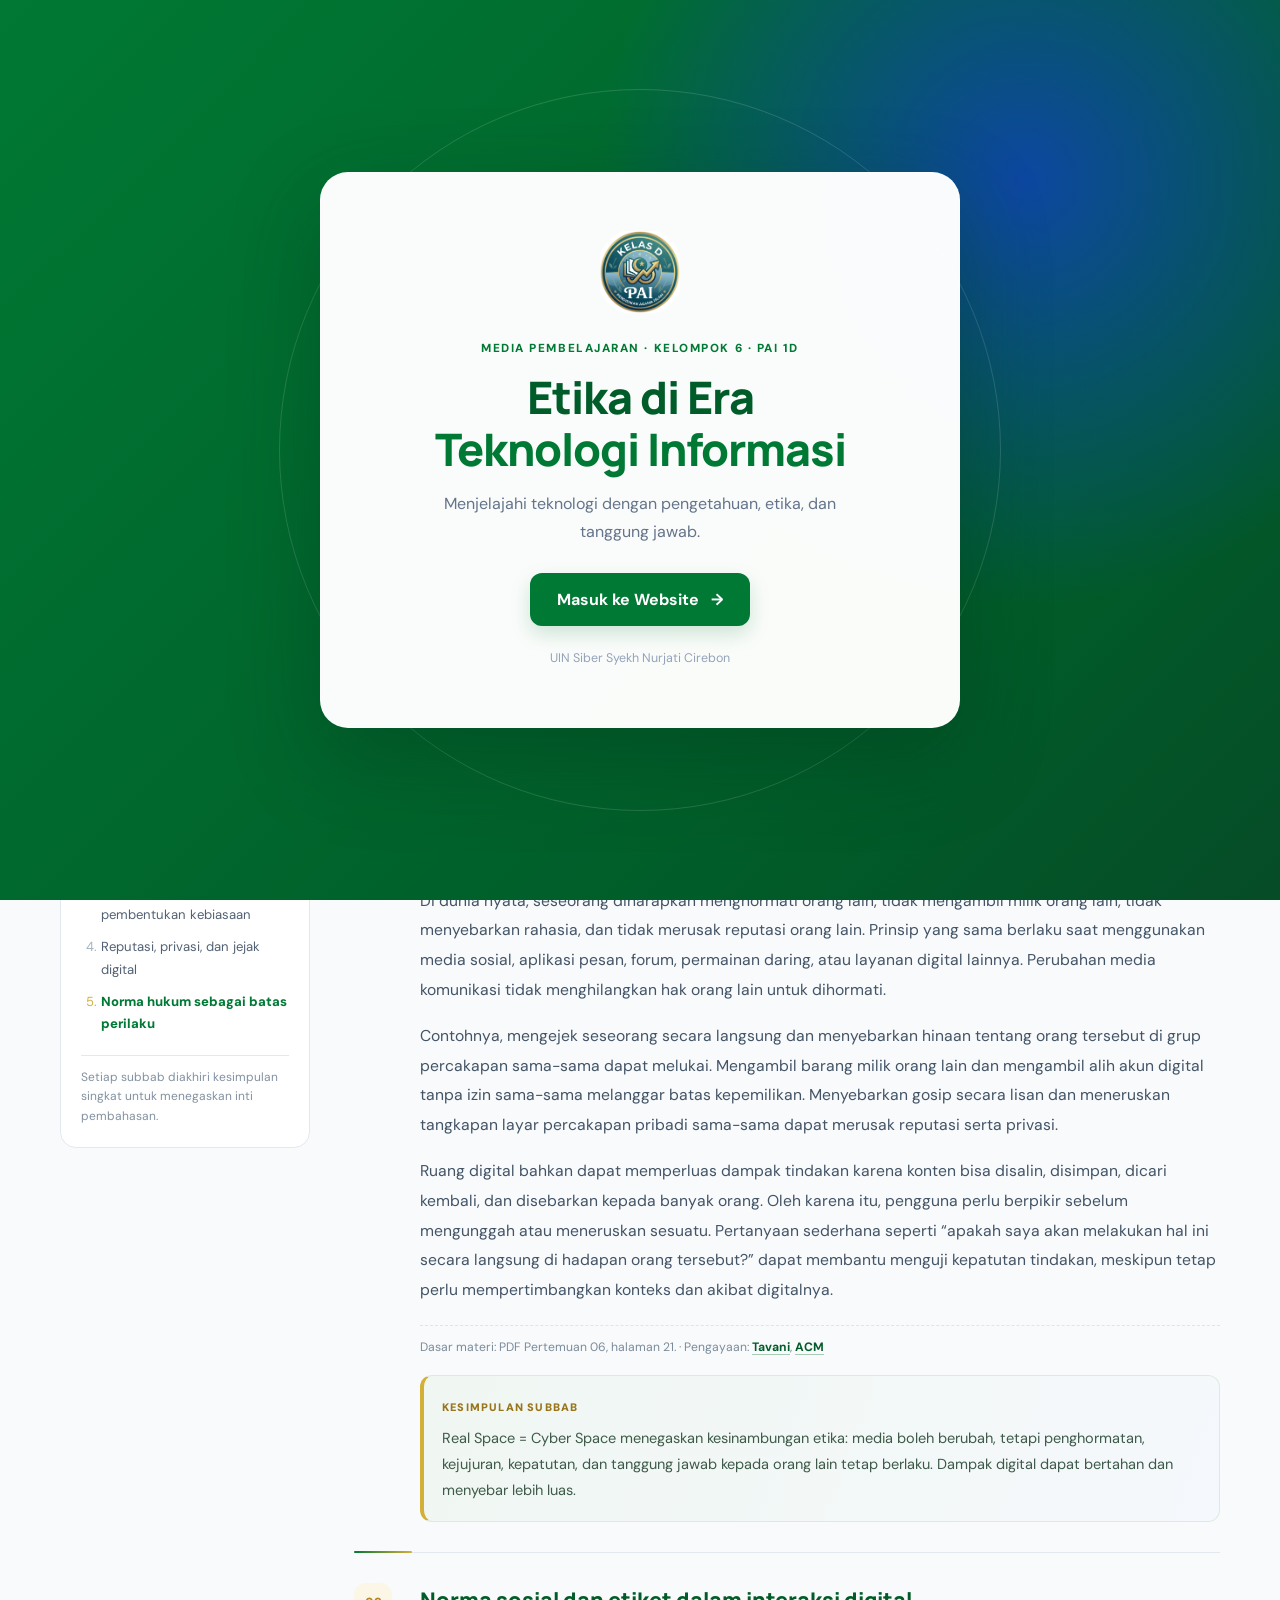
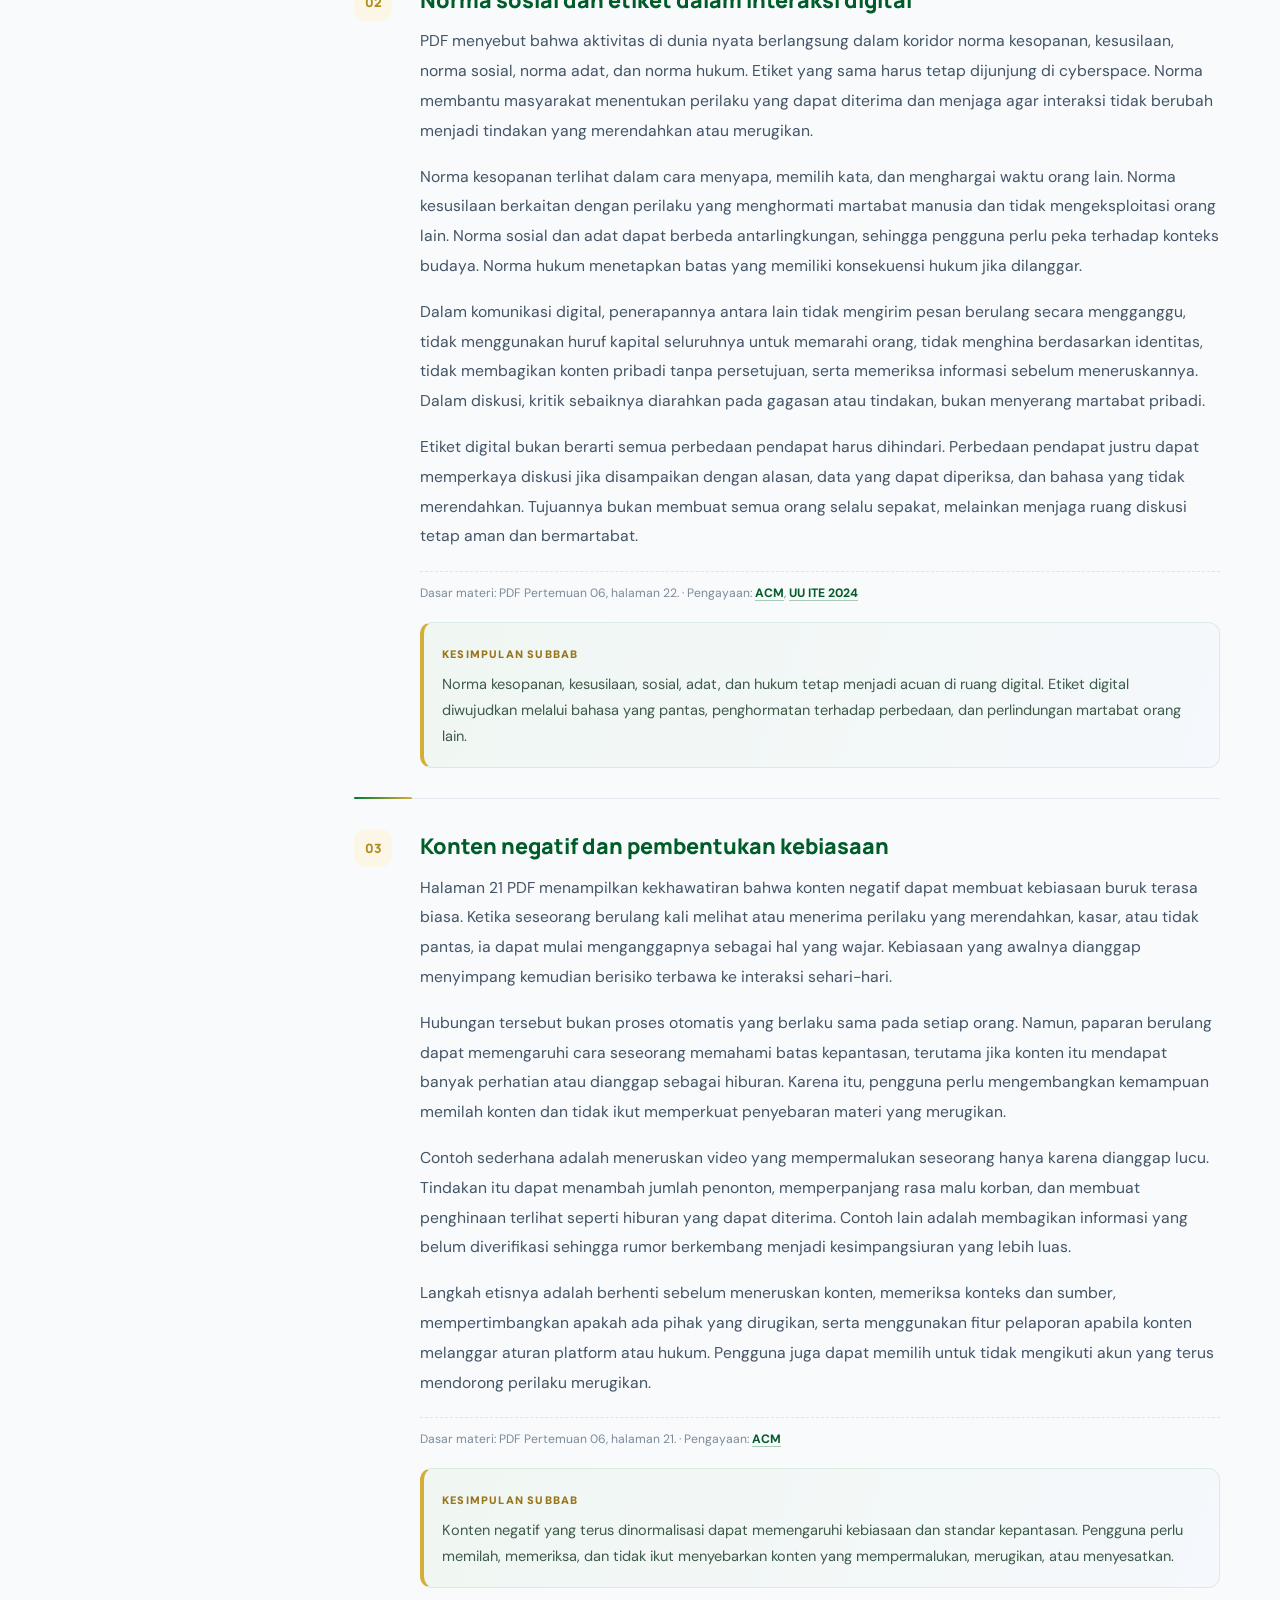
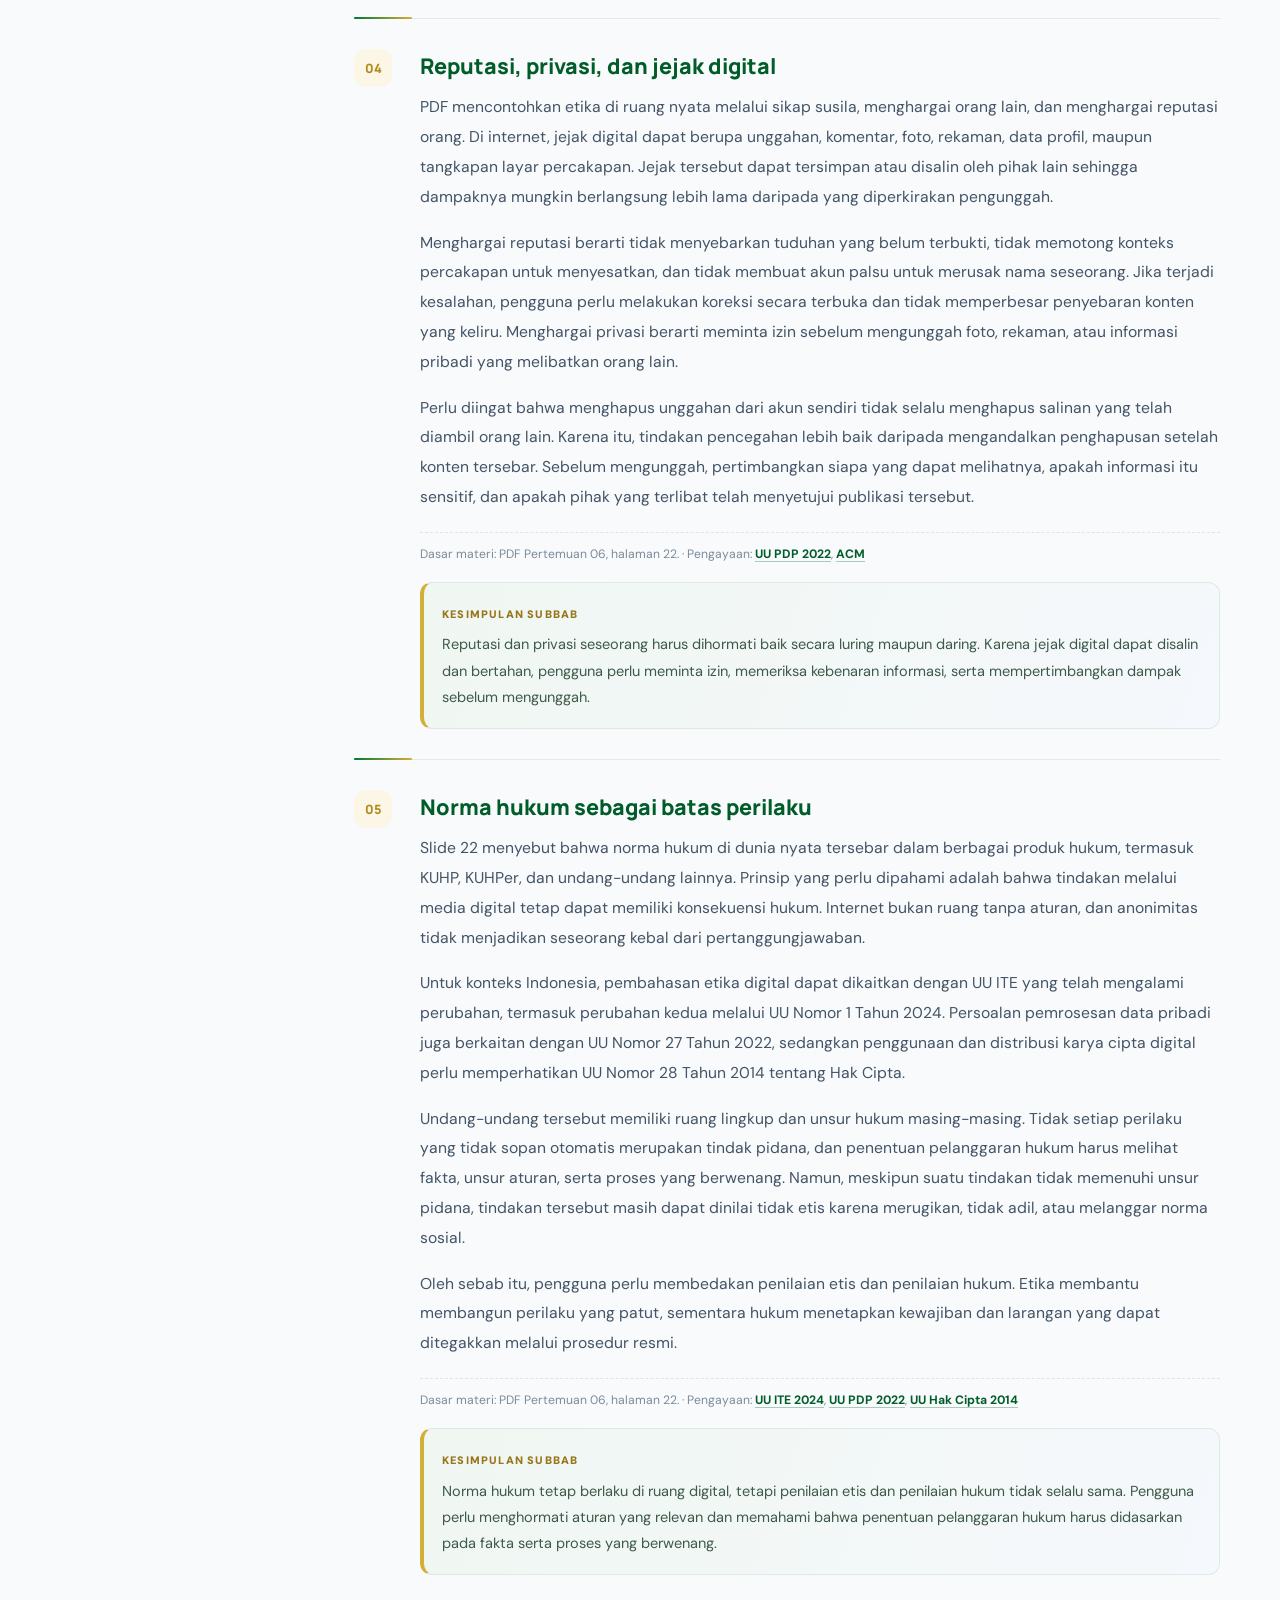
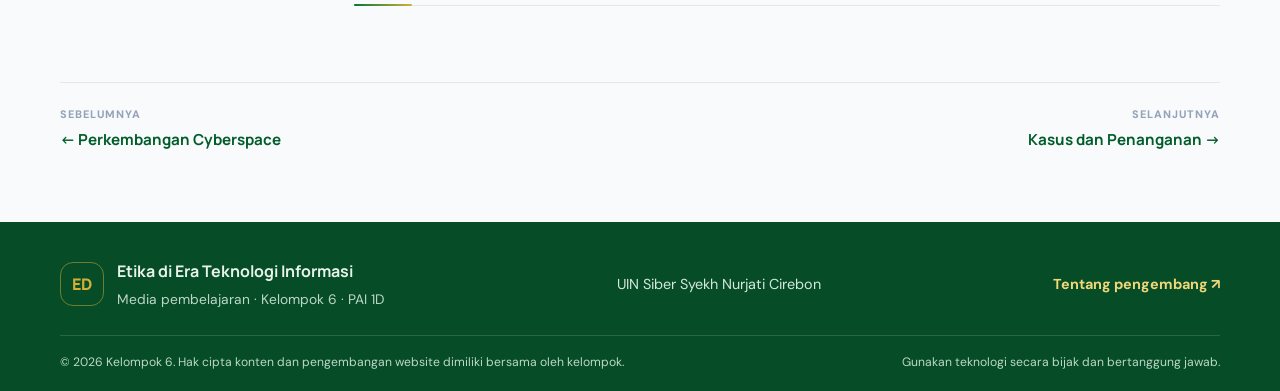
<file: real-space-cyber-space.html>
<!doctype html>
<html lang="id"><head><meta charset="utf-8"><meta name="viewport" content="width=device-width, initial-scale=1"><meta name="theme-color" content="#007934"><meta name="description" content="Gagasan utama bagian ini adalah bahwa etika tidak berubah hanya karena interaksi berpindah dari ruang fisik ke ruang digital. Perilaku yang merugikan orang lain di dunia nyata tetap dapat merugikan ketika dilakukan melalui internet."><title>Real Space = Cyber Space | Etika Digital - Kelompok 6</title><script>
  try {
    if (sessionStorage.getItem('pai1dPageTransition') === '1') {
      document.documentElement.classList.add('page-transition-in');
      sessionStorage.removeItem('pai1dPageTransition');
    }
  } catch (error) {}
</script>

<script>
/* Deteksi awal Welcome Screen sebelum halaman dirender agar tidak berkedip. */
(function () {
  var SIX_HOURS = 6 * 60 * 60 * 1000;
  var LOCAL_KEY = 'pai1dEtikaDigitalLastVisit';
  var SESSION_KEY = 'pai1dEtikaDigitalLastActivityInTab';
  var WINDOW_TOKEN = '__PAI1D_WELCOME_LAST_ACTIVITY__=';

  function readStorage(storage, key) {
    try { return Number(storage.getItem(key) || 0); }
    catch (error) { return 0; }
  }

  function readWindowTime() {
    try {
      var match = String(window.name || '').match(/(?:^|;)__PAI1D_WELCOME_LAST_ACTIVITY__=(\d+)/);
      return match ? Number(match[1]) : 0;
    } catch (error) { return 0; }
  }

  var last = Math.max(
    readStorage(window.localStorage, LOCAL_KEY),
    readStorage(window.sessionStorage, SESSION_KEY),
    readWindowTime()
  );
  var recent = last > 0 && Date.now() >= last && Date.now() - last < SIX_HOURS;

  if (recent) document.documentElement.classList.add('welcome-suppressed');
})();
</script>

<link rel="stylesheet" href="css/style.css"><link rel="stylesheet" href="css/responsive.css"><script src="js/main.js" defer></script><script src="js/welcome.js" defer></script></head>
<body data-page="real">
<div class="page-loader" id="pageLoader" aria-hidden="true">
  <div class="skeleton-shell">
    <div class="skeleton-header" aria-hidden="true">
      <div class="skeleton-brand"><span class="skeleton-block skeleton-logo"></span><span class="skeleton-block skeleton-brand-name"></span></div>
      <div class="skeleton-nav"><span class="skeleton-block"></span><span class="skeleton-block"></span><span class="skeleton-block"></span><span class="skeleton-block"></span></div>
    </div>
    <div class="skeleton-content" aria-hidden="true">
      <span class="skeleton-block skeleton-eyebrow"></span>
      <span class="skeleton-block skeleton-title"></span>
      <span class="skeleton-block skeleton-title skeleton-title-short"></span>
      <span class="skeleton-block skeleton-copy skeleton-copy-wide"></span>
      <span class="skeleton-block skeleton-copy"></span>
      <div class="skeleton-cards">
        <div class="skeleton-card"><span class="skeleton-block skeleton-card-icon"></span><span class="skeleton-block skeleton-card-title"></span><span class="skeleton-block skeleton-card-line"></span><span class="skeleton-block skeleton-card-line skeleton-card-line-short"></span></div>
        <div class="skeleton-card"><span class="skeleton-block skeleton-card-icon"></span><span class="skeleton-block skeleton-card-title"></span><span class="skeleton-block skeleton-card-line"></span><span class="skeleton-block skeleton-card-line skeleton-card-line-short"></span></div>
        <div class="skeleton-card"><span class="skeleton-block skeleton-card-icon"></span><span class="skeleton-block skeleton-card-title"></span><span class="skeleton-block skeleton-card-line"></span><span class="skeleton-block skeleton-card-line skeleton-card-line-short"></span></div>
      </div>
    </div>
    <span class="skeleton-sr-only">Memuat halaman berikutnya…</span>
  </div>
</div>
<div class="welcome-screen" id="welcomeScreen" aria-labelledby="welcomeTitle" aria-modal="true" role="dialog">
      <div class="welcome-panel">
        <img class="welcome-logo" src="assets/foto/logo%20pai1d.png" alt="Logo PAI 1D" onerror="this.classList.add('logo-missing')">
        <span class="eyebrow">MEDIA PEMBELAJARAN · KELOMPOK 6 · PAI 1D</span>
        <h1 id="welcomeTitle">Etika di Era<br><span>Teknologi Informasi</span></h1>
        <p class="welcome-description">Menjelajahi teknologi dengan pengetahuan, etika, dan tanggung jawab.</p>
        <button class="button button-primary welcome-enter" id="enterWebsite" type="button">Masuk ke Website <span aria-hidden="true">→</span></button>
        <p class="welcome-footnote">UIN Siber Syekh Nurjati Cirebon</p>
      </div>
    </div><header class="site-header">
      <a class="brand" href="index.html" aria-label="Beranda Etika Digital">
        <img class="brand-logo" src="assets/foto/logo%20pai1d.png" alt="Logo PAI 1D" onerror="this.classList.add('logo-missing')">
        <span class="brand-name">Etika Digital</span>
      </a>
      <button class="menu-toggle" id="menuToggle" type="button" aria-label="Buka navigasi" aria-expanded="false" aria-controls="mainNav"><span></span><span></span><span></span></button>
      <nav class="main-nav" id="mainNav" aria-label="Navigasi utama"><a class="nav-link " href="index.html">Beranda</a><a class="nav-link " href="cyberethics.html">Cyberethics</a><a class="nav-link " href="prinsip-etika.html">Prinsip Etika</a><a class="nav-link " href="perkembangan-cyberspace.html">Perkembangan</a><a class="nav-link active" href="real-space-cyber-space.html">Real = Cyber</a><a class="nav-link " href="kasus-kesimpulan.html">Kasus & Kesimpulan</a><a class="nav-link " href="tentang-kami.html">Tentang Kami</a></nav>
    </header>
<main class="article-main section-wrap">
  <nav class="breadcrumb" aria-label="Breadcrumb"><a href="index.html">Beranda</a><span>/</span><span>Real Space = Cyber Space</span></nav>
  <header class="article-hero"><span class="eyebrow">MATERI 04 · ETIKA DI ERA TEKNOLOGI INFORMASI · KELOMPOK 6</span><h1>Real Space = Cyber Space</h1><h2>Norma dan tanggung jawab tetap berlaku di dunia maya</h2><p>Gagasan utama bagian ini adalah bahwa etika tidak berubah hanya karena interaksi berpindah dari ruang fisik ke ruang digital. Perilaku yang merugikan orang lain di dunia nyata tetap dapat merugikan ketika dilakukan melalui internet.</p></header>
  <aside class="article-callout"><span class="callout-mark">✦</span><div><strong>Tujuan pembelajaran</strong><p>Menjelaskan kesamaan tanggung jawab etis di ruang nyata dan ruang siber serta menerapkannya dalam interaksi digital sehari-hari.</p><p class="callout-subtext">Pembahasan mengikuti susunan PDF Pertemuan 06 dan dilengkapi rujukan akademik, kode etik profesi, serta peraturan resmi yang relevan.</p></div></aside>
  <div class="article-layout"><aside class="toc"><strong>Dalam halaman ini</strong><ol><li><a href="#bagian-1">Makna Real Space = Cyber Space</a></li><li><a href="#bagian-2">Norma sosial dan etiket dalam interaksi digital</a></li><li><a href="#bagian-3">Konten negatif dan pembentukan kebiasaan</a></li><li><a href="#bagian-4">Reputasi, privasi, dan jejak digital</a></li><li><a href="#bagian-5">Norma hukum sebagai batas perilaku</a></li></ol><div class="toc-note">Setiap subbab diakhiri kesimpulan singkat untuk menegaskan inti pembahasan.</div></aside><div class="article-content"><section class="article-section" id="bagian-1">
      <span class="section-index">01</span>
      <div class="article-section-body">
        <h2>Makna Real Space = Cyber Space</h2>
        
        <p>Pernyataan <strong>“baik di dunia nyata = baik di dunia maya; buruk di dunia nyata = buruk di dunia maya”</strong> merupakan inti materi pada halaman 21. Maksudnya bukan bahwa ruang fisik dan ruang digital identik secara bentuk, melainkan bahwa nilai moral dan tanggung jawab manusia tetap berlaku ketika seseorang berinteraksi melalui teknologi.</p>
        <p>Di dunia nyata, seseorang diharapkan menghormati orang lain, tidak mengambil milik orang lain, tidak menyebarkan rahasia, dan tidak merusak reputasi orang lain. Prinsip yang sama berlaku saat menggunakan media sosial, aplikasi pesan, forum, permainan daring, atau layanan digital lainnya. Perubahan media komunikasi tidak menghilangkan hak orang lain untuk dihormati.</p>
        <p>Contohnya, mengejek seseorang secara langsung dan menyebarkan hinaan tentang orang tersebut di grup percakapan sama-sama dapat melukai. Mengambil barang milik orang lain dan mengambil alih akun digital tanpa izin sama-sama melanggar batas kepemilikan. Menyebarkan gosip secara lisan dan meneruskan tangkapan layar percakapan pribadi sama-sama dapat merusak reputasi serta privasi.</p>
        <p>Ruang digital bahkan dapat memperluas dampak tindakan karena konten bisa disalin, disimpan, dicari kembali, dan disebarkan kepada banyak orang. Oleh karena itu, pengguna perlu berpikir sebelum mengunggah atau meneruskan sesuatu. Pertanyaan sederhana seperti “apakah saya akan melakukan hal ini secara langsung di hadapan orang tersebut?” dapat membantu menguji kepatutan tindakan, meskipun tetap perlu mempertimbangkan konteks dan akibat digitalnya.</p>
      
        <p class="source-note">Dasar materi: PDF Pertemuan 06, halaman 21. · Pengayaan: <a href="https://elmhurst.ecampus.com/ethics-technology-ethical-issues-age/bk/9780471998037" target="_blank" rel="noopener noreferrer">Tavani</a>, <a href="https://www.acm.org/code-of-ethics" target="_blank" rel="noopener noreferrer">ACM</a></p>
        <div class="subsection-conclusion"><span class="conclusion-label">KESIMPULAN SUBBAB</span><p>Real Space = Cyber Space menegaskan kesinambungan etika: media boleh berubah, tetapi penghormatan, kejujuran, kepatutan, dan tanggung jawab kepada orang lain tetap berlaku. Dampak digital dapat bertahan dan menyebar lebih luas.</p></div>
      </div>
    </section><section class="article-section" id="bagian-2">
      <span class="section-index">02</span>
      <div class="article-section-body">
        <h2>Norma sosial dan etiket dalam interaksi digital</h2>
        
        <p>PDF menyebut bahwa aktivitas di dunia nyata berlangsung dalam koridor norma kesopanan, kesusilaan, norma sosial, norma adat, dan norma hukum. Etiket yang sama harus tetap dijunjung di cyberspace. Norma membantu masyarakat menentukan perilaku yang dapat diterima dan menjaga agar interaksi tidak berubah menjadi tindakan yang merendahkan atau merugikan.</p>
        <p>Norma kesopanan terlihat dalam cara menyapa, memilih kata, dan menghargai waktu orang lain. Norma kesusilaan berkaitan dengan perilaku yang menghormati martabat manusia dan tidak mengeksploitasi orang lain. Norma sosial dan adat dapat berbeda antarlingkungan, sehingga pengguna perlu peka terhadap konteks budaya. Norma hukum menetapkan batas yang memiliki konsekuensi hukum jika dilanggar.</p>
        <p>Dalam komunikasi digital, penerapannya antara lain tidak mengirim pesan berulang secara mengganggu, tidak menggunakan huruf kapital seluruhnya untuk memarahi orang, tidak menghina berdasarkan identitas, tidak membagikan konten pribadi tanpa persetujuan, serta memeriksa informasi sebelum meneruskannya. Dalam diskusi, kritik sebaiknya diarahkan pada gagasan atau tindakan, bukan menyerang martabat pribadi.</p>
        <p>Etiket digital bukan berarti semua perbedaan pendapat harus dihindari. Perbedaan pendapat justru dapat memperkaya diskusi jika disampaikan dengan alasan, data yang dapat diperiksa, dan bahasa yang tidak merendahkan. Tujuannya bukan membuat semua orang selalu sepakat, melainkan menjaga ruang diskusi tetap aman dan bermartabat.</p>
      
        <p class="source-note">Dasar materi: PDF Pertemuan 06, halaman 22. · Pengayaan: <a href="https://www.acm.org/code-of-ethics" target="_blank" rel="noopener noreferrer">ACM</a>, <a href="https://peraturan.bpk.go.id/Details/274494/uu-no-1-tahun-2024" target="_blank" rel="noopener noreferrer">UU ITE 2024</a></p>
        <div class="subsection-conclusion"><span class="conclusion-label">KESIMPULAN SUBBAB</span><p>Norma kesopanan, kesusilaan, sosial, adat, dan hukum tetap menjadi acuan di ruang digital. Etiket digital diwujudkan melalui bahasa yang pantas, penghormatan terhadap perbedaan, dan perlindungan martabat orang lain.</p></div>
      </div>
    </section><section class="article-section" id="bagian-3">
      <span class="section-index">03</span>
      <div class="article-section-body">
        <h2>Konten negatif dan pembentukan kebiasaan</h2>
        
        <p>Halaman 21 PDF menampilkan kekhawatiran bahwa konten negatif dapat membuat kebiasaan buruk terasa biasa. Ketika seseorang berulang kali melihat atau menerima perilaku yang merendahkan, kasar, atau tidak pantas, ia dapat mulai menganggapnya sebagai hal yang wajar. Kebiasaan yang awalnya dianggap menyimpang kemudian berisiko terbawa ke interaksi sehari-hari.</p>
        <p>Hubungan tersebut bukan proses otomatis yang berlaku sama pada setiap orang. Namun, paparan berulang dapat memengaruhi cara seseorang memahami batas kepantasan, terutama jika konten itu mendapat banyak perhatian atau dianggap sebagai hiburan. Karena itu, pengguna perlu mengembangkan kemampuan memilah konten dan tidak ikut memperkuat penyebaran materi yang merugikan.</p>
        <p>Contoh sederhana adalah meneruskan video yang mempermalukan seseorang hanya karena dianggap lucu. Tindakan itu dapat menambah jumlah penonton, memperpanjang rasa malu korban, dan membuat penghinaan terlihat seperti hiburan yang dapat diterima. Contoh lain adalah membagikan informasi yang belum diverifikasi sehingga rumor berkembang menjadi kesimpangsiuran yang lebih luas.</p>
        <p>Langkah etisnya adalah berhenti sebelum meneruskan konten, memeriksa konteks dan sumber, mempertimbangkan apakah ada pihak yang dirugikan, serta menggunakan fitur pelaporan apabila konten melanggar aturan platform atau hukum. Pengguna juga dapat memilih untuk tidak mengikuti akun yang terus mendorong perilaku merugikan.</p>
      
        <p class="source-note">Dasar materi: PDF Pertemuan 06, halaman 21. · Pengayaan: <a href="https://www.acm.org/code-of-ethics" target="_blank" rel="noopener noreferrer">ACM</a></p>
        <div class="subsection-conclusion"><span class="conclusion-label">KESIMPULAN SUBBAB</span><p>Konten negatif yang terus dinormalisasi dapat memengaruhi kebiasaan dan standar kepantasan. Pengguna perlu memilah, memeriksa, dan tidak ikut menyebarkan konten yang mempermalukan, merugikan, atau menyesatkan.</p></div>
      </div>
    </section><section class="article-section" id="bagian-4">
      <span class="section-index">04</span>
      <div class="article-section-body">
        <h2>Reputasi, privasi, dan jejak digital</h2>
        
        <p>PDF mencontohkan etika di ruang nyata melalui sikap susila, menghargai orang lain, dan menghargai reputasi orang. Di internet, jejak digital dapat berupa unggahan, komentar, foto, rekaman, data profil, maupun tangkapan layar percakapan. Jejak tersebut dapat tersimpan atau disalin oleh pihak lain sehingga dampaknya mungkin berlangsung lebih lama daripada yang diperkirakan pengunggah.</p>
        <p>Menghargai reputasi berarti tidak menyebarkan tuduhan yang belum terbukti, tidak memotong konteks percakapan untuk menyesatkan, dan tidak membuat akun palsu untuk merusak nama seseorang. Jika terjadi kesalahan, pengguna perlu melakukan koreksi secara terbuka dan tidak memperbesar penyebaran konten yang keliru. Menghargai privasi berarti meminta izin sebelum mengunggah foto, rekaman, atau informasi pribadi yang melibatkan orang lain.</p>
        <p>Perlu diingat bahwa menghapus unggahan dari akun sendiri tidak selalu menghapus salinan yang telah diambil orang lain. Karena itu, tindakan pencegahan lebih baik daripada mengandalkan penghapusan setelah konten tersebar. Sebelum mengunggah, pertimbangkan siapa yang dapat melihatnya, apakah informasi itu sensitif, dan apakah pihak yang terlibat telah menyetujui publikasi tersebut.</p>
      
        <p class="source-note">Dasar materi: PDF Pertemuan 06, halaman 22. · Pengayaan: <a href="https://peraturan.bpk.go.id/Details/229798/uu-no-27-" target="_blank" rel="noopener noreferrer">UU PDP 2022</a>, <a href="https://www.acm.org/code-of-ethics" target="_blank" rel="noopener noreferrer">ACM</a></p>
        <div class="subsection-conclusion"><span class="conclusion-label">KESIMPULAN SUBBAB</span><p>Reputasi dan privasi seseorang harus dihormati baik secara luring maupun daring. Karena jejak digital dapat disalin dan bertahan, pengguna perlu meminta izin, memeriksa kebenaran informasi, serta mempertimbangkan dampak sebelum mengunggah.</p></div>
      </div>
    </section><section class="article-section" id="bagian-5">
      <span class="section-index">05</span>
      <div class="article-section-body">
        <h2>Norma hukum sebagai batas perilaku</h2>
        
        <p>Slide 22 menyebut bahwa norma hukum di dunia nyata tersebar dalam berbagai produk hukum, termasuk KUHP, KUHPer, dan undang-undang lainnya. Prinsip yang perlu dipahami adalah bahwa tindakan melalui media digital tetap dapat memiliki konsekuensi hukum. Internet bukan ruang tanpa aturan, dan anonimitas tidak menjadikan seseorang kebal dari pertanggungjawaban.</p>
        <p>Untuk konteks Indonesia, pembahasan etika digital dapat dikaitkan dengan UU ITE yang telah mengalami perubahan, termasuk perubahan kedua melalui UU Nomor 1 Tahun 2024. Persoalan pemrosesan data pribadi juga berkaitan dengan UU Nomor 27 Tahun 2022, sedangkan penggunaan dan distribusi karya cipta digital perlu memperhatikan UU Nomor 28 Tahun 2014 tentang Hak Cipta.</p>
        <p>Undang-undang tersebut memiliki ruang lingkup dan unsur hukum masing-masing. Tidak setiap perilaku yang tidak sopan otomatis merupakan tindak pidana, dan penentuan pelanggaran hukum harus melihat fakta, unsur aturan, serta proses yang berwenang. Namun, meskipun suatu tindakan tidak memenuhi unsur pidana, tindakan tersebut masih dapat dinilai tidak etis karena merugikan, tidak adil, atau melanggar norma sosial.</p>
        <p>Oleh sebab itu, pengguna perlu membedakan penilaian etis dan penilaian hukum. Etika membantu membangun perilaku yang patut, sementara hukum menetapkan kewajiban dan larangan yang dapat ditegakkan melalui prosedur resmi.</p>
      
        <p class="source-note">Dasar materi: PDF Pertemuan 06, halaman 22. · Pengayaan: <a href="https://peraturan.bpk.go.id/Details/274494/uu-no-1-tahun-2024" target="_blank" rel="noopener noreferrer">UU ITE 2024</a>, <a href="https://peraturan.bpk.go.id/Details/229798/uu-no-27-" target="_blank" rel="noopener noreferrer">UU PDP 2022</a>, <a href="https://peraturan.bpk.go.id/Details/38690/uu-no-28-tahun-2014" target="_blank" rel="noopener noreferrer">UU Hak Cipta 2014</a></p>
        <div class="subsection-conclusion"><span class="conclusion-label">KESIMPULAN SUBBAB</span><p>Norma hukum tetap berlaku di ruang digital, tetapi penilaian etis dan penilaian hukum tidak selalu sama. Pengguna perlu menghormati aturan yang relevan dan memahami bahwa penentuan pelanggaran hukum harus didasarkan pada fakta serta proses yang berwenang.</p></div>
      </div>
    </section></div></div>
  <nav class="page-pagination" aria-label="Navigasi materi"><a href="perkembangan-cyberspace.html"><small>SEBELUMNYA</small><strong>← Perkembangan Cyberspace</strong></a><a class="next-page" href="kasus-kesimpulan.html"><small>SELANJUTNYA</small><strong>Kasus dan Penanganan →</strong></a></nav>
</main><footer class="site-footer">
      <div class="footer-main">
        <div class="footer-brand-block"><span class="footer-mark">ED</span><div><strong>Etika di Era Teknologi Informasi</strong><p>Media pembelajaran · Kelompok 6 · PAI 1D</p></div></div>
        <div class="footer-campus">UIN Siber Syekh Nurjati Cirebon</div>
        <a class="footer-about-link" href="tentang-kami.html">Tentang pengembang <span aria-hidden="true">↗</span></a>
      </div>
      <div class="footer-bottom"><span>© 2026 Kelompok 6. Hak cipta konten dan pengembangan website dimiliki bersama oleh kelompok.</span><span>Gunakan teknologi secara bijak dan bertanggung jawab.</span></div>
    </footer><button class="back-to-top" id="backToTop" type="button" aria-label="Kembali ke atas" title="Kembali ke atas"><span aria-hidden="true">↑</span></button></body></html>
</file>
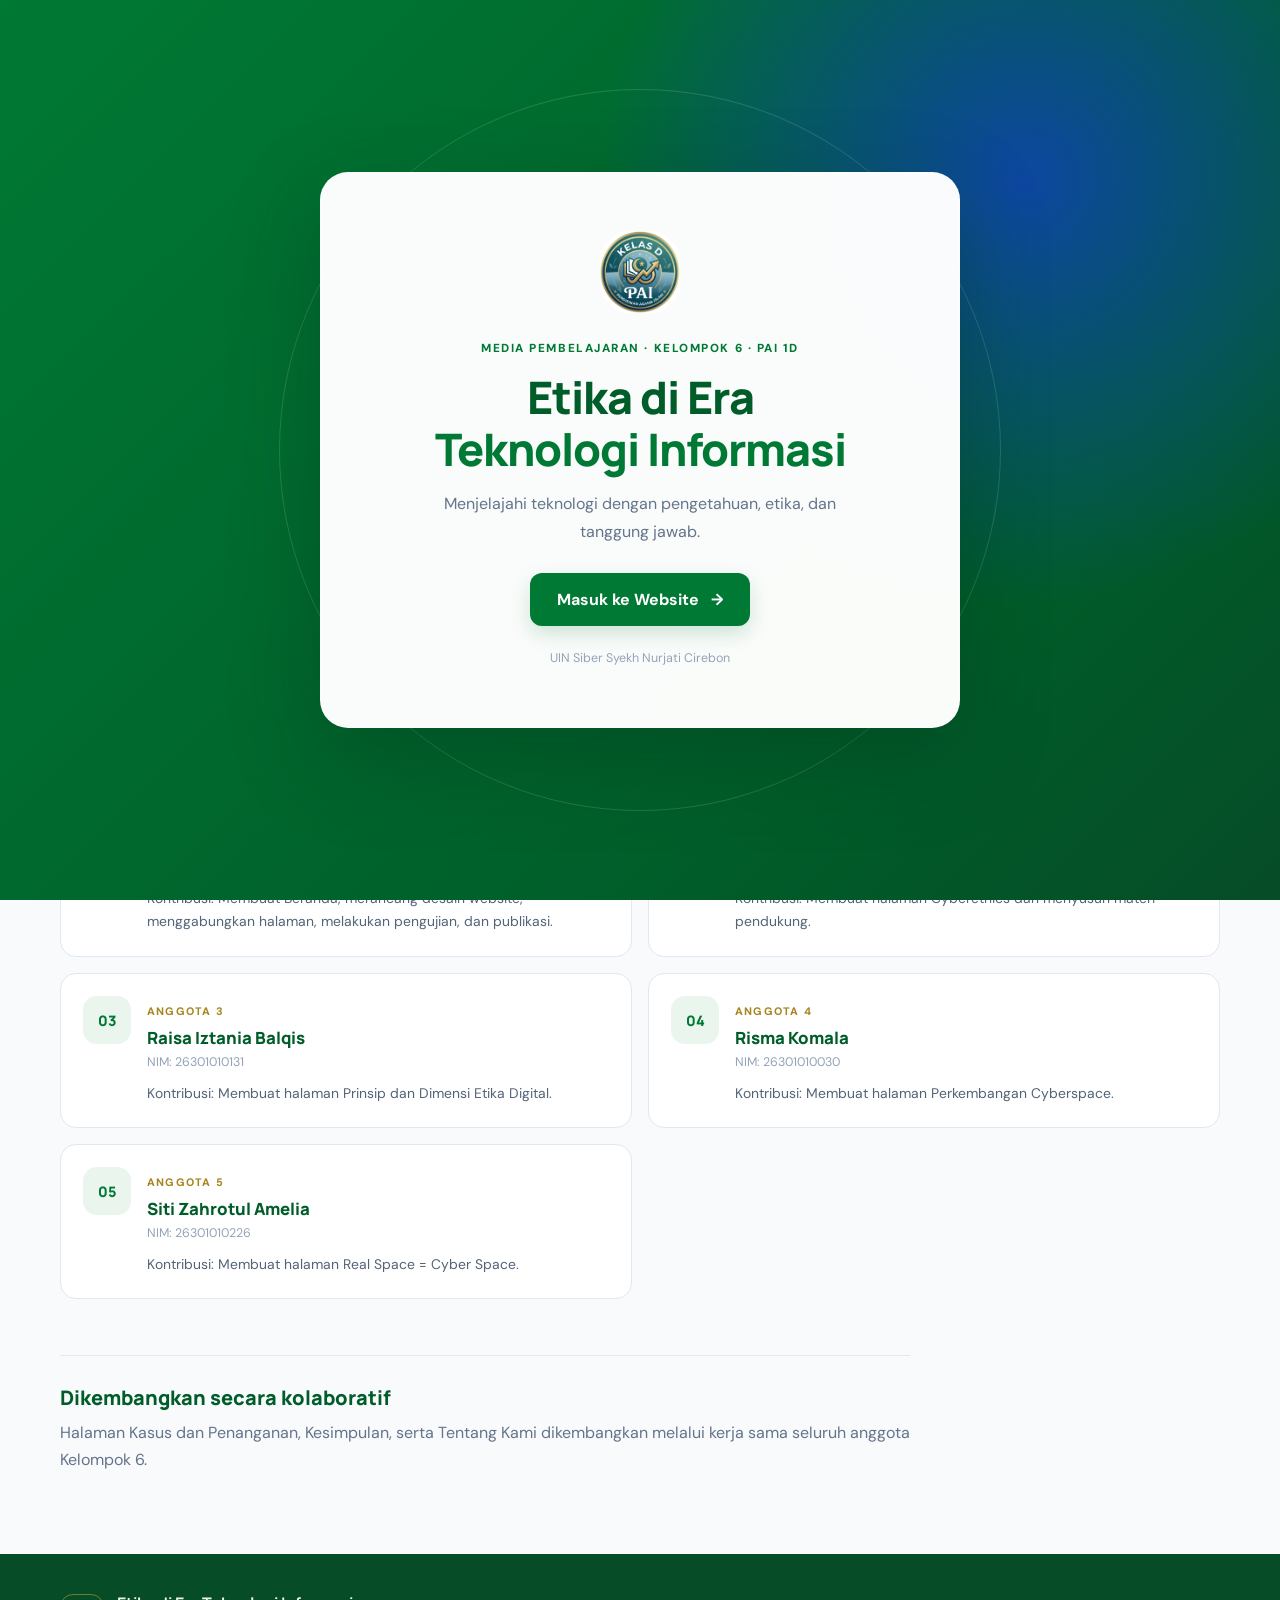
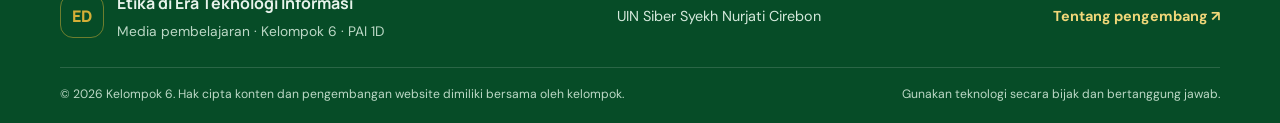
<file: tentang-kami.html>
<!doctype html>
<html lang="id"><head><meta charset="utf-8"><meta name="viewport" content="width=device-width, initial-scale=1"><meta name="theme-color" content="#007934"><meta name="description" content="Profil dan kontribusi anggota Kelompok 6, PAI 1D."><title>Tentang Kami | Etika Digital - Kelompok 6</title><script>
  try {
    if (sessionStorage.getItem('pai1dPageTransition') === '1') {
      document.documentElement.classList.add('page-transition-in');
      sessionStorage.removeItem('pai1dPageTransition');
    }
  } catch (error) {}
</script>

<script>
/* Deteksi awal Welcome Screen sebelum halaman dirender agar tidak berkedip. */
(function () {
  var SIX_HOURS = 6 * 60 * 60 * 1000;
  var LOCAL_KEY = 'pai1dEtikaDigitalLastVisit';
  var SESSION_KEY = 'pai1dEtikaDigitalLastActivityInTab';
  var WINDOW_TOKEN = '__PAI1D_WELCOME_LAST_ACTIVITY__=';

  function readStorage(storage, key) {
    try { return Number(storage.getItem(key) || 0); }
    catch (error) { return 0; }
  }

  function readWindowTime() {
    try {
      var match = String(window.name || '').match(/(?:^|;)__PAI1D_WELCOME_LAST_ACTIVITY__=(\d+)/);
      return match ? Number(match[1]) : 0;
    } catch (error) { return 0; }
  }

  var last = Math.max(
    readStorage(window.localStorage, LOCAL_KEY),
    readStorage(window.sessionStorage, SESSION_KEY),
    readWindowTime()
  );
  var recent = last > 0 && Date.now() >= last && Date.now() - last < SIX_HOURS;

  if (recent) document.documentElement.classList.add('welcome-suppressed');
})();
</script>

<link rel="stylesheet" href="css/style.css"><link rel="stylesheet" href="css/responsive.css"><script src="js/main.js" defer></script><script src="js/welcome.js" defer></script></head>
<body data-page="tentang">
<div class="page-loader" id="pageLoader" aria-hidden="true">
  <div class="skeleton-shell">
    <div class="skeleton-header" aria-hidden="true">
      <div class="skeleton-brand"><span class="skeleton-block skeleton-logo"></span><span class="skeleton-block skeleton-brand-name"></span></div>
      <div class="skeleton-nav"><span class="skeleton-block"></span><span class="skeleton-block"></span><span class="skeleton-block"></span><span class="skeleton-block"></span></div>
    </div>
    <div class="skeleton-content" aria-hidden="true">
      <span class="skeleton-block skeleton-eyebrow"></span>
      <span class="skeleton-block skeleton-title"></span>
      <span class="skeleton-block skeleton-title skeleton-title-short"></span>
      <span class="skeleton-block skeleton-copy skeleton-copy-wide"></span>
      <span class="skeleton-block skeleton-copy"></span>
      <div class="skeleton-cards">
        <div class="skeleton-card"><span class="skeleton-block skeleton-card-icon"></span><span class="skeleton-block skeleton-card-title"></span><span class="skeleton-block skeleton-card-line"></span><span class="skeleton-block skeleton-card-line skeleton-card-line-short"></span></div>
        <div class="skeleton-card"><span class="skeleton-block skeleton-card-icon"></span><span class="skeleton-block skeleton-card-title"></span><span class="skeleton-block skeleton-card-line"></span><span class="skeleton-block skeleton-card-line skeleton-card-line-short"></span></div>
        <div class="skeleton-card"><span class="skeleton-block skeleton-card-icon"></span><span class="skeleton-block skeleton-card-title"></span><span class="skeleton-block skeleton-card-line"></span><span class="skeleton-block skeleton-card-line skeleton-card-line-short"></span></div>
      </div>
    </div>
    <span class="skeleton-sr-only">Memuat halaman berikutnya…</span>
  </div>
</div>
<div class="welcome-screen" id="welcomeScreen" aria-labelledby="welcomeTitle" aria-modal="true" role="dialog">
      <div class="welcome-panel">
        <img class="welcome-logo" src="assets/foto/logo%20pai1d.png" alt="Logo PAI 1D" onerror="this.classList.add('logo-missing')">
        <span class="eyebrow">MEDIA PEMBELAJARAN · KELOMPOK 6 · PAI 1D</span>
        <h1 id="welcomeTitle">Etika di Era<br><span>Teknologi Informasi</span></h1>
        <p class="welcome-description">Menjelajahi teknologi dengan pengetahuan, etika, dan tanggung jawab.</p>
        <button class="button button-primary welcome-enter" id="enterWebsite" type="button">Masuk ke Website <span aria-hidden="true">→</span></button>
        <p class="welcome-footnote">UIN Siber Syekh Nurjati Cirebon</p>
      </div>
    </div><header class="site-header">
      <a class="brand" href="index.html" aria-label="Beranda Etika Digital">
        <img class="brand-logo" src="assets/foto/logo%20pai1d.png" alt="Logo PAI 1D" onerror="this.classList.add('logo-missing')">
        <span class="brand-name">Etika Digital</span>
      </a>
      <button class="menu-toggle" id="menuToggle" type="button" aria-label="Buka navigasi" aria-expanded="false" aria-controls="mainNav"><span></span><span></span><span></span></button>
      <nav class="main-nav" id="mainNav" aria-label="Navigasi utama"><a class="nav-link " href="index.html">Beranda</a><a class="nav-link " href="cyberethics.html">Cyberethics</a><a class="nav-link " href="prinsip-etika.html">Prinsip Etika</a><a class="nav-link " href="perkembangan-cyberspace.html">Perkembangan</a><a class="nav-link " href="real-space-cyber-space.html">Real = Cyber</a><a class="nav-link " href="kasus-kesimpulan.html">Kasus & Kesimpulan</a><a class="nav-link active" href="tentang-kami.html">Tentang Kami</a></nav>
    </header>
<main class="about-main section-wrap"><div class="about-hero"><span class="eyebrow">DI BALIK WEBSITE INI · KELOMPOK 6</span><h1>Tentang Kami</h1><p>Website ini dikembangkan sebagai media pembelajaran mengenai etika di era teknologi informasi oleh Kelompok 6, PAI 1D, UIN Siber Syekh Nurjati Cirebon.</p></div>
<section class="about-purpose"><div class="purpose-icon">✦</div><div><h2>Belajar dan berbagi pemahaman</h2><p>Website ini menyajikan materi secara terstruktur, dengan penjelasan yang lebih lengkap daripada ringkasan slide. Materi utama mengikuti PDF Pertemuan 06 dan dilengkapi sumber akademik, kode etik profesi, peraturan resmi, serta contoh kasus yang relevan. Setiap subbab diakhiri kesimpulan agar gagasan utama lebih mudah dipahami.</p></div></section>
<section class="members-section"><div class="section-heading left-heading"><span class="eyebrow">TIM PENGEMBANG</span><h2>Lima anggota Kelompok 6</h2><p>Berikut nama, NIM, dan pembagian kontribusi anggota Kelompok 6 dalam pengembangan website.</p></div>
<div class="member-grid"><article class="member-card"><div class="member-avatar">01</div><div class="member-info"><span class="member-role">ANGGOTA 1</span><h3>Fakhri Ahmad Alfanani</h3><p class="member-id">NIM: 26301010152</p><p class="member-contribution">Kontribusi: Membuat Beranda, merancang desain website, menggabungkan halaman, melakukan pengujian, dan publikasi.</p></div></article><article class="member-card"><div class="member-avatar">02</div><div class="member-info"><span class="member-role">ANGGOTA 2</span><h3>Nida Azkia</h3><p class="member-id">NIM: 26301010045</p><p class="member-contribution">Kontribusi: Membuat halaman Cyberethics dan menyusun materi pendukung.</p></div></article><article class="member-card"><div class="member-avatar">03</div><div class="member-info"><span class="member-role">ANGGOTA 3</span><h3>Raisa Iztania Balqis</h3><p class="member-id">NIM: 26301010131</p><p class="member-contribution">Kontribusi: Membuat halaman Prinsip dan Dimensi Etika Digital.</p></div></article><article class="member-card"><div class="member-avatar">04</div><div class="member-info"><span class="member-role">ANGGOTA 4</span><h3>Risma Komala</h3><p class="member-id">NIM: 26301010030</p><p class="member-contribution">Kontribusi: Membuat halaman Perkembangan Cyberspace.</p></div></article><article class="member-card"><div class="member-avatar">05</div><div class="member-info"><span class="member-role">ANGGOTA 5</span><h3>Siti Zahrotul Amelia</h3><p class="member-id">NIM: 26301010226</p><p class="member-contribution">Kontribusi: Membuat halaman Real Space = Cyber Space.</p></div></article></div></section>
<section class="contribution-note"><h2>Dikembangkan secara kolaboratif</h2><p>Halaman Kasus dan Penanganan, Kesimpulan, serta Tentang Kami dikembangkan melalui kerja sama seluruh anggota Kelompok 6.</p></section>
</main><footer class="site-footer">
      <div class="footer-main">
        <div class="footer-brand-block"><span class="footer-mark">ED</span><div><strong>Etika di Era Teknologi Informasi</strong><p>Media pembelajaran · Kelompok 6 · PAI 1D</p></div></div>
        <div class="footer-campus">UIN Siber Syekh Nurjati Cirebon</div>
        <a class="footer-about-link" href="tentang-kami.html">Tentang pengembang <span aria-hidden="true">↗</span></a>
      </div>
      <div class="footer-bottom"><span>© 2026 Kelompok 6. Hak cipta konten dan pengembangan website dimiliki bersama oleh kelompok.</span><span>Gunakan teknologi secara bijak dan bertanggung jawab.</span></div>
    </footer><button class="back-to-top" id="backToTop" type="button" aria-label="Kembali ke atas" title="Kembali ke atas"><span aria-hidden="true">↑</span></button></body></html>
</file>
<file: css/style.css>
@import url('https://fonts.googleapis.com/css2?family=DM+Sans:wght@400;500;600;700&family=Manrope:wght@500;600;700;800&display=swap');
:root{--green:#007934;--green-dark:#005d29;--green-deep:#064c27;--green-soft:#eaf5ee;--gold:#d4af37;--blue:#0d47a1;--sky:#0288d1;--bg:#f8fafc;--white:#fff;--text:#1e293b;--muted:#64748b;--line:#e2e8f0;--shadow:0 18px 48px rgba(15,45,30,.08);--radius:22px;--content:1160px}
*{box-sizing:border-box}html{scroll-behavior:smooth;scroll-padding-top:96px}body{margin:0;background:var(--bg);color:var(--text);font-family:'DM Sans',Arial,sans-serif;line-height:1.7}body.welcome-active{overflow:hidden}a{color:inherit;text-decoration:none}button{font:inherit}img,video{max-width:100%;display:block}.section-wrap{width:min(var(--content),calc(100% - 48px));margin-inline:auto}.site-header{height:78px;padding:0 max(24px,calc((100% - var(--content))/2));display:flex;align-items:center;justify-content:space-between;background:#fff;border-bottom:1px solid var(--line);position:sticky;top:0;z-index:80}.brand{display:flex;align-items:center;gap:11px;min-width:max-content}.brand-logo{width:44px;height:44px;object-fit:contain}.brand-name{font-family:Manrope,sans-serif;font-weight:800;color:var(--green-dark);letter-spacing:-.3px}.logo-missing{visibility:hidden}.main-nav{display:flex;align-items:center;gap:3px}.nav-link{padding:9px 10px;border-radius:10px;font-size:.84rem;font-weight:700;color:#526174;transition:background .2s,color .2s}.nav-link:hover,.nav-link.active{color:var(--green);background:var(--green-soft)}.menu-toggle{display:none;border:0;background:transparent;padding:10px;cursor:pointer}.menu-toggle span{display:block;width:24px;height:2px;background:var(--green-dark);margin:5px;border-radius:4px}.eyebrow{display:inline-block;font-size:.73rem;font-weight:800;letter-spacing:1.55px;color:var(--green);margin-bottom:12px}.button{display:inline-flex;align-items:center;justify-content:center;gap:12px;border:0;border-radius:12px;padding:13px 19px;font-weight:700;cursor:pointer;transition:transform .2s,box-shadow .2s}.button:hover{transform:translateY(-2px)}.button-primary{background:var(--green);color:#fff;box-shadow:0 8px 20px rgba(0,121,52,.18)}.button-light{background:#fff;color:var(--green-dark)}.text-link{font-weight:700;color:var(--green-dark);padding:10px 0}.hero{min-height:520px;display:grid;grid-template-columns:1.05fr .95fr;align-items:center;gap:48px;padding-block:72px}.hero-copy{max-width:660px}.hero h1,.article-hero h1,.about-hero h1{font-family:Manrope,sans-serif;font-size:clamp(2.55rem,5.2vw,4.35rem);line-height:1.12;letter-spacing:-2px;margin:0 0 20px;font-weight:800;color:var(--text)}.hero h1 span{color:var(--green)}.hero-copy>p{color:var(--muted);font-size:1.08rem;max-width:570px;margin:0 0 26px}.hero-actions{display:flex;align-items:center;gap:24px;flex-wrap:wrap}.hero-visual{height:350px;position:relative;display:grid;place-items:center;border-radius:28px;overflow:hidden;background:linear-gradient(145deg,#eaf5ee 0%,#f0f7f5 52%,#edf4ff 100%)}.visual-grid{position:absolute;inset:0;background-image:linear-gradient(rgba(0,121,52,.06) 1px,transparent 1px),linear-gradient(90deg,rgba(0,121,52,.06) 1px,transparent 1px);background-size:30px 30px;mask-image:linear-gradient(transparent,#000 20%,#000 80%,transparent)}.visual-ring{position:absolute;border:1px solid rgba(0,121,52,.2);border-radius:50%}.ring-a{width:290px;height:290px}.ring-b{width:220px;height:220px;border-color:rgba(13,71,161,.22)}.visual-center{width:142px;height:142px;border-radius:50%;background:var(--green);color:#fff;display:flex;flex-direction:column;align-items:center;justify-content:center;box-shadow:0 18px 38px rgba(0,121,52,.22);position:relative}.visual-symbol{color:var(--gold);font-size:1.6rem;line-height:1}.visual-center strong{font:800 1.1rem Manrope,sans-serif;letter-spacing:2px}.visual-center small{font-size:.5rem;letter-spacing:1.2px}.orbit-label{position:absolute;background:#fff;border:1px solid var(--line);padding:7px 11px;border-radius:30px;font-size:.65rem;font-weight:800;letter-spacing:1px;color:var(--blue);box-shadow:0 8px 22px #0f172a0c}.label-a{top:52px;right:54px}.label-b{bottom:55px;left:34px;color:var(--green)}.label-c{top:48%;left:18px;color:#9b7710}.video-section{padding-block:58px 76px}.section-heading{text-align:center;margin:0 auto 30px;max-width:720px}.section-heading h2{font:800 clamp(1.75rem,3vw,2.5rem)/1.2 Manrope,sans-serif;letter-spacing:-.8px;margin:0 0 10px}.section-heading p{margin:0 auto;color:var(--muted);max-width:630px}.left-heading{text-align:left;margin-left:0}.left-heading p{margin-left:0}.video-frame{position:relative;max-width:920px;margin:auto;aspect-ratio:16/9;background:#102a43;border-radius:var(--radius);overflow:hidden;box-shadow:var(--shadow)}.video-frame video{position:relative;z-index:2;width:100%;height:100%;object-fit:contain}.video-placeholder{position:absolute;inset:0;z-index:1;display:grid;align-content:center;justify-items:center;text-align:center;color:#e6eef7;gap:5px}.video-placeholder[hidden]{display:none}.video-placeholder p{margin:0;color:#c5d5e5}.video-placeholder small{color:#9fb6cc}.placeholder-play{width:60px;height:60px;border:1px solid #ffffff65;background:#ffffff1d;border-radius:50%;display:grid;place-items:center;font-size:1.3rem;padding-left:3px}.video-note{text-align:center;font-size:.8rem;color:var(--muted);margin:12px 0 0}.video-status{position:absolute;z-index:3;left:12px;bottom:12px;color:#fff;font-size:.75rem}.intro-band{background:linear-gradient(110deg,#edf6f0,#f2f7fc);border-block:1px solid #e3eee7}.intro-band-inner{display:grid;grid-template-columns:1fr 1fr;gap:50px;align-items:center;padding-block:58px}.intro-band h2{font:800 clamp(1.65rem,3vw,2.35rem)/1.25 Manrope,sans-serif;margin:0;letter-spacing:-.8px}.intro-band h2 span{color:var(--green)}.intro-band-inner>p{color:#536477;font-size:1.02rem;margin:0;line-height:1.9}.materials-section{padding-block:76px}.material-grid{display:grid;grid-template-columns:repeat(3,1fr);gap:18px}.material-card{position:relative;min-height:230px;padding:24px;border-radius:18px;background:#fff;border:1px solid var(--line);transition:transform .2s,box-shadow .2s,border-color .2s;overflow:hidden}.material-card:hover{transform:translateY(-4px);box-shadow:var(--shadow);border-color:#afd2bb}.card-number{font-size:.72rem;font-weight:800;color:#a78621;letter-spacing:1.2px}.card-icon{display:grid;place-items:center;width:38px;height:38px;border-radius:12px;background:var(--green-soft);color:var(--green);font-size:1.25rem;margin:15px 0 10px}.material-card h3{font:800 1.15rem/1.35 Manrope,sans-serif;color:var(--green-dark);margin:0 0 8px}.material-card p{color:var(--muted);font-size:.91rem;margin:0;max-width:290px}.card-arrow{position:absolute;right:22px;bottom:17px;color:var(--green);font-size:1.35rem}.closing-cta{display:flex;align-items:center;justify-content:space-between;gap:28px;padding:34px 38px;margin-bottom:76px;border-radius:22px;background:linear-gradient(115deg,var(--green-dark),var(--green));color:#fff}.closing-cta .eyebrow{color:#f0d779}.closing-cta h2{font:800 clamp(1.45rem,2.7vw,2.1rem)/1.25 Manrope,sans-serif;margin:0 0 8px}.closing-cta p{margin:0;color:#d5e9dc}.site-footer{background:#064c27;color:#e7f3eb;padding:36px max(24px,calc((100% - var(--content))/2)) 18px}.footer-main{display:flex;align-items:center;justify-content:space-between;gap:24px;padding-bottom:24px}.footer-brand-block{display:flex;align-items:center;gap:13px}.footer-mark{width:44px;height:44px;border:1px solid #d4af3780;border-radius:13px;display:grid;place-items:center;color:var(--gold);font:800 1rem Manrope,sans-serif}.footer-brand-block strong{font:700 1rem Manrope,sans-serif}.footer-brand-block p{margin:3px 0 0;color:#bcd8c6;font-size:.86rem}.footer-campus{color:#d5e9dc;font-size:.9rem}.footer-about-link{color:#f0d779;font-weight:700;font-size:.9rem}.footer-bottom{border-top:1px solid #ffffff25;padding-top:16px;display:flex;justify-content:space-between;gap:20px;color:#bcd8c6;font-size:.76rem}
/* Welcome screen */
.welcome-screen{position:fixed;inset:0;z-index:1000;display:grid;place-items:center;padding:24px;background:radial-gradient(circle at 80% 20%,#0d47a1 0%,transparent 34%),linear-gradient(135deg,#007934,#005d29 72%,#064c27);transition:opacity .55s ease,visibility .55s ease}.welcome-screen::before,.welcome-screen::after{content:"";position:absolute;border:1px solid #ffffff25;border-radius:50%;pointer-events:none}.welcome-screen::before{width:min(76vw,720px);aspect-ratio:1}.welcome-screen::after{width:min(56vw,530px);aspect-ratio:1}.welcome-panel{position:relative;z-index:1;width:min(100%,640px);text-align:center;padding:clamp(28px,5vw,58px);background:#fffffffa;border:1px solid #ffffff80;border-radius:28px;box-shadow:0 30px 90px #002d1850;transition:transform .5s ease}.welcome-logo{width:82px;height:82px;object-fit:contain;margin:0 auto 20px}.welcome-panel h1{font:800 clamp(1.9rem,4.5vw,2.8rem)/1.16 Manrope,sans-serif;letter-spacing:-1px;color:var(--green-dark);margin:0 0 16px}.welcome-panel h1 span{color:var(--green)}.welcome-description{max-width:450px;margin:0 auto 28px;color:var(--muted)}.welcome-enter{min-width:220px}.welcome-footnote{font-size:.78rem;color:#94a3b8;margin:22px 0 0}.welcome-screen.is-hidden{opacity:0;visibility:hidden;pointer-events:none}.welcome-screen.is-hidden .welcome-panel{transform:translateY(-12px)}
/* Article pages */
.article-main{padding-block:28px 72px}.breadcrumb{display:flex;gap:10px;align-items:center;color:#94a3b8;font-size:.82rem;margin-bottom:28px}.breadcrumb a{color:var(--green);font-weight:700}.article-hero{padding:40px 0 32px;max-width:850px}.article-hero h1{font-size:clamp(2.2rem,4.8vw,3.6rem);margin-bottom:12px}.article-hero h2{font:700 1.25rem Manrope,sans-serif;color:var(--blue);margin:0 0 12px}.article-hero>p{font-size:1.04rem;color:var(--muted);max-width:760px;margin:0}.article-callout{display:flex;gap:16px;align-items:flex-start;padding:20px 22px;border:1px solid #dbece1;border-left:4px solid var(--gold);background:#fff;border-radius:14px;margin:12px 0 42px;max-width:900px}.callout-mark{font-size:1.4rem;color:var(--gold)}.article-callout strong{color:var(--green-dark)}.article-callout p{margin:4px 0 0;color:var(--muted);font-size:.92rem}.article-layout{display:grid;grid-template-columns:250px minmax(0,1fr);gap:44px;align-items:start}.toc{position:sticky;top:105px;background:#fff;border:1px solid var(--line);border-radius:16px;padding:20px}.toc strong{font:700 .95rem Manrope,sans-serif;color:var(--green-dark)}.toc ol{padding-left:20px;margin:12px 0 0}.toc li{padding:5px 0;color:#a3b2c2;font-size:.82rem}.toc a{color:#526174}.toc a:hover{color:var(--green)}.article-content{min-width:0}.article-section{display:grid;grid-template-columns:48px 1fr;gap:18px;padding:0 0 30px;margin:0 0 30px;border-bottom:1px solid var(--line)}.section-index{font:800 .8rem Manrope,sans-serif;color:#b18c1d;background:#fbf6e6;width:38px;height:38px;border-radius:12px;display:grid;place-items:center}.article-section h2{font:800 1.35rem/1.35 Manrope,sans-serif;color:var(--green-dark);margin:2px 0 12px}.content-placeholder{margin:0;color:var(--muted);background:#fff;border:1px dashed #cbd5e1;border-radius:12px;padding:16px;font-size:.9rem}.content-reminder{background:var(--green-soft);border-radius:14px;padding:18px 20px;color:var(--green-dark)}.content-reminder p{margin:5px 0 0;color:#4b6656;font-size:.88rem}.page-pagination{display:flex;justify-content:space-between;gap:20px;margin-top:46px;padding-top:22px;border-top:1px solid var(--line)}.page-pagination a{display:flex;flex-direction:column;gap:5px;color:var(--green-dark)}.page-pagination small{font-size:.68rem;letter-spacing:1px;color:#94a3b8;font-weight:800}.page-pagination strong{font:700 .95rem Manrope,sans-serif}.next-page{text-align:right}
/* About page */
.about-main{padding-block:65px 80px}.about-hero{max-width:820px;margin-bottom:38px}.about-hero h1{font-size:clamp(2.6rem,5vw,4rem);color:var(--green-dark);margin-bottom:14px}.about-hero>p{color:var(--muted);font-size:1.08rem;max-width:760px}.about-purpose{display:flex;align-items:flex-start;gap:20px;background:linear-gradient(110deg,#edf6f0,#f3f7fc);border:1px solid #e1ece5;border-radius:18px;padding:26px;margin:34px 0 64px}.purpose-icon{flex:0 0 48px;width:48px;height:48px;border-radius:14px;background:var(--green);color:var(--gold);display:grid;place-items:center;font-size:1.4rem}.about-purpose h2{font:800 1.25rem Manrope,sans-serif;margin:0 0 7px;color:var(--green-dark)}.about-purpose p{margin:0;color:#536477;max-width:850px}.members-section{margin-bottom:56px}.member-grid{display:grid;grid-template-columns:repeat(2,1fr);gap:16px}.member-card{display:flex;gap:16px;align-items:flex-start;padding:22px;background:#fff;border:1px solid var(--line);border-radius:16px}.member-avatar{flex:0 0 48px;width:48px;height:48px;border-radius:14px;display:grid;place-items:center;background:var(--green-soft);color:var(--green);font:800 .9rem Manrope,sans-serif}.member-role{font-size:.68rem;letter-spacing:1.2px;font-weight:800;color:#a78621}.member-info h3{font:800 1.05rem Manrope,sans-serif;color:var(--green-dark);margin:3px 0}.member-id{font-size:.78rem;color:#94a3b8;margin:0 0 8px}.member-contribution{font-size:.87rem;color:#536477;margin:0}.contribution-note{border-top:1px solid var(--line);padding-top:28px;max-width:850px}.contribution-note h2{font:800 1.25rem Manrope,sans-serif;color:var(--green-dark);margin:0 0 8px}.contribution-note p{margin:0;color:var(--muted)}

/* Final long-form learning content */
.article-section{align-items:start}
.article-section-body{min-width:0}
.article-section-body>p{font-size:.98rem;line-height:1.9;color:#435466;margin:0 0 16px}
.article-section-body h3{font:800 1.02rem/1.45 Manrope,sans-serif;color:var(--blue);margin:22px 0 8px}
.article-section-body .article-list{padding-left:22px;margin:10px 0 18px;color:#435466;line-height:1.85}
.article-section-body .article-list li{padding:3px 0 3px 4px}
.article-section-body a{color:var(--green-dark);text-decoration:underline;text-decoration-color:#a8cbb5;text-underline-offset:3px;font-weight:700}
.article-section-body a:hover{color:#0d47a1}
.source-note{font-size:.76rem!important;line-height:1.6!important;color:#7b8b9a!important;border-top:1px dashed #dce5e9;padding-top:12px;margin-top:20px!important}
.source-note a{font-size:inherit}
.subsection-conclusion{margin-top:18px;padding:16px 18px 17px;background:linear-gradient(110deg,#f0f7f2,#f5f8fc);border:1px solid #dcebe1;border-left:4px solid var(--gold);border-radius:12px}
.subsection-conclusion p{margin:6px 0 0;color:#3d5a49;font-size:.91rem;line-height:1.8}
.conclusion-label{font-size:.68rem;letter-spacing:1.2px;font-weight:900;color:#98751a}
.back-to-top{position:fixed;right:24px;bottom:24px;z-index:70;display:grid;place-items:center;width:48px;height:48px;border:0;border-radius:50%;background:var(--green);color:#fff;font-size:1.55rem;line-height:1;box-shadow:0 8px 22px rgba(0,77,34,.24);cursor:pointer;opacity:0;visibility:hidden;transform:translateY(10px);transition:opacity .2s,visibility .2s,transform .2s,background .2s}
.back-to-top.is-visible{opacity:1;visibility:visible;transform:translateY(0)}
.back-to-top:hover{background:var(--green-dark)}
.back-to-top:focus-visible{outline:3px solid var(--gold);outline-offset:3px}
@media(max-width:620px){.back-to-top{right:16px;bottom:16px;width:44px;height:44px}}
.table-wrap{overflow-x:auto;margin:18px 0 22px;border:1px solid var(--line);border-radius:12px;background:#fff}
.phase-table{border-collapse:collapse;width:100%;min-width:650px;font-size:.84rem;line-height:1.65}
.phase-table th{background:#07572e;color:#fff;text-align:left;padding:12px}
.phase-table td{vertical-align:top;padding:12px;border-top:1px solid var(--line);color:#435466}
.phase-table tr:nth-child(even) td{background:#f7faf8}
.info-note,.case-note{padding:16px 18px;border-radius:12px;margin:18px 0;background:#f0f6fb;border:1px solid #d9e8f2;border-left:4px solid #3b82a5}
.info-note strong,.case-note strong{font:800 .9rem Manrope,sans-serif;color:#164e63}
.info-note p,.case-note p{margin:5px 0 0;font-size:.9rem;line-height:1.8;color:#435466}
.case-note{background:#fff9e9;border-color:#f1e4bb;border-left-color:var(--gold)}
.case-note strong{color:#785a0d}
.toc-note{border-top:1px solid var(--line);padding-top:12px;margin-top:14px;color:#8291a0;font-size:.75rem;line-height:1.65}
.callout-subtext{font-size:.82rem!important;color:#718096!important;border-top:1px solid #e6eee8;padding-top:8px;margin-top:10px!important}
.response-steps{display:grid;gap:10px;margin:18px 0 20px}
.response-steps article{display:grid;grid-template-columns:42px 1fr;gap:13px;align-items:start;padding:14px;background:#fff;border:1px solid var(--line);border-radius:12px}
.response-steps article>span{width:34px;height:34px;display:grid;place-items:center;background:var(--green-soft);border-radius:10px;color:var(--green);font:900 .8rem Manrope,sans-serif}
.response-steps strong{display:block;color:var(--green-dark);font:800 .92rem Manrope,sans-serif;margin:2px 0 4px}
.response-steps p{margin:0;color:#536477;font-size:.88rem;line-height:1.75}
.reference-panel{margin-top:28px;padding:22px;background:#fff;border:1px solid var(--line);border-radius:16px}
.reference-panel h3{margin-top:0!important}
.reference-list{padding-left:22px;color:#435466;font-size:.85rem;line-height:1.8}
.reference-list li{padding:5px 0}
.reference-disclaimer{font-size:.78rem!important;color:#718096!important;border-top:1px solid var(--line);padding-top:12px;margin:12px 0 0!important}
@media(max-width:620px){.article-section-body>p{font-size:.93rem;line-height:1.85}.subsection-conclusion{padding:14px}.phase-table{font-size:.78rem}.reference-panel{padding:16px}.response-steps article{grid-template-columns:36px 1fr;gap:10px}}

/* Final long-form learning content */
.article-section{align-items:start}
.article-section-body{min-width:0}
.article-section-body>p{font-size:.98rem;line-height:1.9;color:#435466;margin:0 0 16px}
.article-section-body h3{font:800 1.02rem/1.45 Manrope,sans-serif;color:var(--blue);margin:22px 0 8px}
.article-section-body .article-list{padding-left:22px;margin:10px 0 18px;color:#435466;line-height:1.85}
.article-section-body .article-list li{padding:3px 0 3px 4px}
.article-section-body a{color:var(--green-dark);text-decoration:underline;text-decoration-color:#a8cbb5;text-underline-offset:3px;font-weight:700}
.article-section-body a:hover{color:#0d47a1}
.source-note{font-size:.76rem!important;line-height:1.6!important;color:#7b8b9a!important;border-top:1px dashed #dce5e9;padding-top:12px;margin-top:20px!important}
.source-note a{font-size:inherit}
.subsection-conclusion{margin-top:18px;padding:16px 18px 17px;background:linear-gradient(110deg,#f0f7f2,#f5f8fc);border:1px solid #dcebe1;border-left:4px solid var(--gold);border-radius:12px}
.subsection-conclusion p{margin:6px 0 0;color:#3d5a49;font-size:.91rem;line-height:1.8}
.conclusion-label{font-size:.68rem;letter-spacing:1.2px;font-weight:900;color:#98751a}
.table-wrap{overflow-x:auto;margin:18px 0 22px;border:1px solid var(--line);border-radius:12px;background:#fff}
.phase-table{border-collapse:collapse;width:100%;min-width:650px;font-size:.84rem;line-height:1.65}
.phase-table th{background:#07572e;color:#fff;text-align:left;padding:12px}
.phase-table td{vertical-align:top;padding:12px;border-top:1px solid var(--line);color:#435466}
.phase-table tr:nth-child(even) td{background:#f7faf8}
.info-note,.case-note{padding:16px 18px;border-radius:12px;margin:18px 0;background:#f0f6fb;border:1px solid #d9e8f2;border-left:4px solid #3b82a5}
.info-note strong,.case-note strong{font:800 .9rem Manrope,sans-serif;color:#164e63}
.info-note p,.case-note p{margin:5px 0 0;font-size:.9rem;line-height:1.8;color:#435466}
.case-note{background:#fff9e9;border-color:#f1e4bb;border-left-color:var(--gold)}
.case-note strong{color:#785a0d}
.toc-note{border-top:1px solid var(--line);padding-top:12px;margin-top:14px;color:#8291a0;font-size:.75rem;line-height:1.65}
.callout-subtext{font-size:.82rem!important;color:#718096!important;border-top:1px solid #e6eee8;padding-top:8px;margin-top:10px!important}
.response-steps{display:grid;gap:10px;margin:18px 0 20px}
.response-steps article{display:grid;grid-template-columns:42px 1fr;gap:13px;align-items:start;padding:14px;background:#fff;border:1px solid var(--line);border-radius:12px}
.response-steps article>span{width:34px;height:34px;display:grid;place-items:center;background:var(--green-soft);border-radius:10px;color:var(--green);font:900 .8rem Manrope,sans-serif}
.response-steps strong{display:block;color:var(--green-dark);font:800 .92rem Manrope,sans-serif;margin:2px 0 4px}
.response-steps p{margin:0;color:#536477;font-size:.88rem;line-height:1.75}
.reference-panel{margin-top:28px;padding:22px;background:#fff;border:1px solid var(--line);border-radius:16px}
.reference-panel h3{margin-top:0!important}
.reference-list{padding-left:22px;color:#435466;font-size:.85rem;line-height:1.8}
.reference-list li{padding:5px 0}
.reference-disclaimer{font-size:.78rem!important;color:#718096!important;border-top:1px solid var(--line);padding-top:12px;margin:12px 0 0!important}
@media(max-width:620px){.article-section-body>p{font-size:.93rem;line-height:1.85}.subsection-conclusion{padding:14px}.phase-table{font-size:.78rem}.reference-panel{padding:16px}.response-steps article{grid-template-columns:36px 1fr;gap:10px}}

/* Final long-form learning content */
.article-section{align-items:start}
.article-section-body{min-width:0}
.article-section-body>p{font-size:.98rem;line-height:1.9;color:#435466;margin:0 0 16px}
.article-section-body h3{font:800 1.02rem/1.45 Manrope,sans-serif;color:var(--blue);margin:22px 0 8px}
.article-section-body .article-list{padding-left:22px;margin:10px 0 18px;color:#435466;line-height:1.85}
.article-section-body .article-list li{padding:3px 0 3px 4px}
.article-section-body a{color:var(--green-dark);text-decoration:underline;text-decoration-color:#a8cbb5;text-underline-offset:3px;font-weight:700}
.article-section-body a:hover{color:#0d47a1}
.source-note{font-size:.76rem!important;line-height:1.6!important;color:#7b8b9a!important;border-top:1px dashed #dce5e9;padding-top:12px;margin-top:20px!important}
.source-note a{font-size:inherit}
.subsection-conclusion{margin-top:18px;padding:16px 18px 17px;background:linear-gradient(110deg,#f0f7f2,#f5f8fc);border:1px solid #dcebe1;border-left:4px solid var(--gold);border-radius:12px}
.subsection-conclusion p{margin:6px 0 0;color:#3d5a49;font-size:.91rem;line-height:1.8}
.conclusion-label{font-size:.68rem;letter-spacing:1.2px;font-weight:900;color:#98751a}
.table-wrap{overflow-x:auto;margin:18px 0 22px;border:1px solid var(--line);border-radius:12px;background:#fff}
.phase-table{border-collapse:collapse;width:100%;min-width:650px;font-size:.84rem;line-height:1.65}
.phase-table th{background:#07572e;color:#fff;text-align:left;padding:12px}
.phase-table td{vertical-align:top;padding:12px;border-top:1px solid var(--line);color:#435466}
.phase-table tr:nth-child(even) td{background:#f7faf8}
.info-note,.case-note{padding:16px 18px;border-radius:12px;margin:18px 0;background:#f0f6fb;border:1px solid #d9e8f2;border-left:4px solid #3b82a5}
.info-note strong,.case-note strong{font:800 .9rem Manrope,sans-serif;color:#164e63}
.info-note p,.case-note p{margin:5px 0 0;font-size:.9rem;line-height:1.8;color:#435466}
.case-note{background:#fff9e9;border-color:#f1e4bb;border-left-color:var(--gold)}
.case-note strong{color:#785a0d}
.toc-note{border-top:1px solid var(--line);padding-top:12px;margin-top:14px;color:#8291a0;font-size:.75rem;line-height:1.65}
.callout-subtext{font-size:.82rem!important;color:#718096!important;border-top:1px solid #e6eee8;padding-top:8px;margin-top:10px!important}
.response-steps{display:grid;gap:10px;margin:18px 0 20px}
.response-steps article{display:grid;grid-template-columns:42px 1fr;gap:13px;align-items:start;padding:14px;background:#fff;border:1px solid var(--line);border-radius:12px}
.response-steps article>span{width:34px;height:34px;display:grid;place-items:center;background:var(--green-soft);border-radius:10px;color:var(--green);font:900 .8rem Manrope,sans-serif}
.response-steps strong{display:block;color:var(--green-dark);font:800 .92rem Manrope,sans-serif;margin:2px 0 4px}
.response-steps p{margin:0;color:#536477;font-size:.88rem;line-height:1.75}
.reference-panel{margin-top:28px;padding:22px;background:#fff;border:1px solid var(--line);border-radius:16px}
.reference-panel h3{margin-top:0!important}
.reference-list{padding-left:22px;color:#435466;font-size:.85rem;line-height:1.8}
.reference-list li{padding:5px 0}
.reference-disclaimer{font-size:.78rem!important;color:#718096!important;border-top:1px solid var(--line);padding-top:12px;margin:12px 0 0!important}
@media(max-width:620px){.article-section-body>p{font-size:.93rem;line-height:1.85}.subsection-conclusion{padding:14px}.phase-table{font-size:.78rem}.reference-panel{padding:16px}.response-steps article{grid-template-columns:36px 1fr;gap:10px}}


/* Skeleton loading saat berpindah antarhalaman */
.page-loader {
  position: fixed;
  inset: 0;
  z-index: 950;
  display: flex;
  align-items: flex-start;
  justify-content: center;
  overflow-y: auto;
  padding: 0 24px 48px;
  background: rgba(248, 250, 252, .985);
  opacity: 0;
  visibility: hidden;
  pointer-events: none;
  transition: opacity .2s ease, visibility .2s ease;
}
.page-loader.is-active,
html.page-transition-in .page-loader {
  opacity: 1;
  visibility: visible;
  pointer-events: auto;
}
.skeleton-shell {
  width: min(100%, 1160px);
  min-height: 100vh;
  margin: 0 auto;
}
.skeleton-header {
  min-height: 78px;
  display: flex;
  align-items: center;
  justify-content: space-between;
  gap: 24px;
  border-bottom: 1px solid #e2e8f0;
}
.skeleton-brand, .skeleton-nav { display: flex; align-items: center; gap: 12px; }
.skeleton-nav { gap: 10px; }
.skeleton-block {
  display: block;
  border-radius: 9px;
  background: linear-gradient(100deg, #e8edf0 20%, #f7f9fa 42%, #e8edf0 64%);
  background-size: 220% 100%;
  animation: skeleton-shimmer 1.35s ease-in-out infinite;
}
.skeleton-logo { width: 42px; height: 42px; border-radius: 12px; }
.skeleton-brand-name { width: 132px; height: 15px; }
.skeleton-nav .skeleton-block { width: 70px; height: 12px; }
.skeleton-content {
  width: min(100%, 900px);
  margin: 0 auto;
  padding: clamp(46px, 8vh, 88px) 0 50px;
}
.skeleton-eyebrow { width: 145px; height: 10px; margin-bottom: 22px; }
.skeleton-title { width: min(78%, 620px); height: clamp(27px, 4vw, 43px); margin-bottom: 12px; border-radius: 10px; }
.skeleton-title-short { width: min(53%, 420px); margin-bottom: 25px; }
.skeleton-copy { width: min(68%, 560px); height: 12px; margin-bottom: 10px; }
.skeleton-copy-wide { width: min(88%, 720px); }
.skeleton-cards { display: grid; grid-template-columns: repeat(3, minmax(0, 1fr)); gap: 18px; margin-top: 48px; }
.skeleton-card { min-height: 172px; padding: 22px; border: 1px solid #e6ebef; border-radius: 18px; background: #fff; }
.skeleton-card-icon { width: 36px; height: 36px; margin-bottom: 20px; border-radius: 11px; }
.skeleton-card-title { width: 78%; height: 15px; margin-bottom: 14px; }
.skeleton-card-line { width: 92%; height: 10px; margin-bottom: 9px; }
.skeleton-card-line-short { width: 60%; }
.skeleton-sr-only {
  position: absolute;
  width: 1px;
  height: 1px;
  padding: 0;
  margin: -1px;
  overflow: hidden;
  clip: rect(0, 0, 0, 0);
  white-space: nowrap;
  border: 0;
}
@keyframes skeleton-shimmer {
  0% { background-position: 100% 0; }
  100% { background-position: -100% 0; }
}
@media (max-width: 880px) {
  .skeleton-nav .skeleton-block:nth-child(n+3) { display: none; }
  .skeleton-content { padding-top: 62px; }
}
@media (max-width: 620px) {
  .page-loader { padding-inline: 16px; }
  .skeleton-header { min-height: 72px; }
  .skeleton-nav { display: none; }
  .skeleton-logo { width: 38px; height: 38px; }
  .skeleton-content { padding-top: 48px; }
  .skeleton-title { width: 94%; height: 29px; }
  .skeleton-title-short { width: 68%; }
  .skeleton-copy, .skeleton-copy-wide { width: 100%; }
  .skeleton-cards { grid-template-columns: 1fr; gap: 12px; margin-top: 34px; }
  .skeleton-card { min-height: 108px; padding: 16px; }
  .skeleton-card-icon { width: 30px; height: 30px; margin-bottom: 12px; }
}
@media (prefers-reduced-motion: reduce) {
  .skeleton-block { animation: none; }
  .page-loader { transition: none; }
}


/* Sembunyikan Welcome Screen sejak awal render jika kunjungan masih dalam 6 jam. */
html.welcome-suppressed #welcomeScreen {
  opacity: 0;
  visibility: hidden;
  pointer-events: none;
}



/* =========================================================
   PREMIUM UX: reading progress, reveal, active sections,
   micro-interactions, and refined section separators.
   ========================================================= */
.reading-progress {
  position: fixed;
  inset: 0 0 auto;
  z-index: 120;
  height: 3px;
  pointer-events: none;
  background: transparent;
}
.reading-progress > span {
  display: block;
  width: 100%;
  height: 100%;
  transform: scaleX(0);
  transform-origin: left center;
  background: linear-gradient(90deg, var(--green) 0%, #0288d1 72%, var(--gold) 100%);
  box-shadow: 0 1px 5px rgba(0, 121, 52, .22);
  will-change: transform;
}

/* Konten tetap terlihat jika JavaScript/IntersectionObserver tidak tersedia. */
.reveal {
  opacity: 0;
  transform: translateY(16px);
  transition:
    opacity .55s ease,
    transform .55s cubic-bezier(.2,.7,.2,1);
  transition-delay: var(--reveal-delay, 0ms);
}
.reveal.is-revealed {
  opacity: 1;
  transform: translateY(0);
}

.article-section {
  position: relative;
  scroll-margin-top: 108px;
}
.article-section::after {
  content: "";
  position: absolute;
  left: 0;
  bottom: -1px;
  width: 58px;
  height: 2px;
  border-radius: 2px;
  background: linear-gradient(90deg, var(--green), var(--gold));
}
.article-section:target .section-index {
  box-shadow: 0 0 0 4px rgba(212, 175, 55, .16);
  background: #f7efd4;
}
.toc li,
.toc a,
.page-pagination a,
.member-card,
.section-index {
  transition: color .2s ease, background .2s ease, border-color .2s ease,
              box-shadow .2s ease, transform .2s ease;
}
.toc li.is-active > a,
.toc a.is-active {
  color: var(--green);
  font-weight: 800;
}
.toc li.is-active {
  color: var(--gold);
}
.member-card:hover {
  border-color: #b7d8c2;
  box-shadow: 0 12px 28px rgba(15, 45, 30, .07);
  transform: translateY(-2px);
}
.button:active,
.mobile-submenu-toggle:active {
  transform: scale(.98);
}
.button:focus-visible,
.nav-link:focus-visible,
.toc a:focus-visible,
.material-card:focus-visible,
.mobile-submenu-toggle:focus-visible,
.mobile-subnav a:focus-visible,
.back-to-top:focus-visible {
  outline: 3px solid rgba(212, 175, 55, .8);
  outline-offset: 3px;
}
.page-pagination a:hover {
  color: var(--blue);
}
.page-pagination a:first-child:hover {
  transform: translateX(-3px);
}
.page-pagination a:last-child:hover {
  transform: translateX(3px);
}

@media (prefers-reduced-motion: reduce) {
  .reveal,
  .reveal.is-revealed {
    opacity: 1 !important;
    transform: none !important;
    transition: none !important;
  }
  .reading-progress > span {
    will-change: auto;
  }
}



/* YouTube embed: responsif 16:9 dan baru dimuat setelah Welcome Screen selesai. */
.youtube-video-frame {
  isolation: isolate;
}
.youtube-player {
  position: absolute;
  inset: 0;
  z-index: 2;
  width: 100%;
  height: 100%;
}
.youtube-player iframe {
  display: block;
  width: 100%;
  height: 100%;
  border: 0;
  background: #102a43;
}
.youtube-video-frame .video-placeholder {
  z-index: 3;
}
</file>
<file: css/responsive.css>
@media(max-width:1120px){.site-header{padding-inline:24px}.main-nav{gap:1px}.nav-link{padding:8px;font-size:.78rem}.hero{gap:30px}.material-grid{grid-template-columns:repeat(2,1fr)}}
@media(max-width:880px){.site-header{height:72px}.menu-toggle{display:block;z-index:82}.main-nav{position:absolute;top:72px;left:0;right:0;display:flex;flex-direction:column;align-items:stretch;gap:4px;background:#fff;padding:14px 20px 20px;border-bottom:1px solid var(--line);box-shadow:0 16px 28px #0f172a12;opacity:0;visibility:hidden;transform:translateY(-8px);transition:.2s;max-height:calc(100vh - 72px);overflow:auto}.main-nav.open{opacity:1;visibility:visible;transform:translateY(0)}.nav-link{padding:12px 14px;font-size:.94rem}.hero{grid-template-columns:1fr;min-height:0;padding-block:54px;gap:32px}.hero-copy{max-width:740px}.hero-visual{height:300px}.intro-band-inner{grid-template-columns:1fr;gap:18px;padding-block:44px}.article-layout{grid-template-columns:1fr;gap:26px}.toc{position:static}.toc ol{columns:2}.footer-main{flex-wrap:wrap}.footer-campus{order:3;width:100%}}
@media(max-width:620px){.section-wrap{width:calc(100% - 32px)}.site-header{padding-inline:16px}.brand-name{font-size:.94rem}.brand-logo{width:38px;height:38px}.hero{padding-block:42px 32px;gap:26px}.hero h1{font-size:clamp(2.2rem,10.5vw,3rem);letter-spacing:-1.4px}.hero-copy>p{font-size:.98rem}.hero-visual{height:235px;border-radius:20px}.ring-a{width:220px;height:220px}.ring-b{width:165px;height:165px}.visual-center{width:112px;height:112px}.label-a{top:26px;right:16px}.label-b{bottom:28px;left:12px}.label-c{left:8px}.video-section{padding-block:42px 52px}.section-heading{margin-bottom:22px}.section-heading h2{font-size:1.75rem}.video-frame{border-radius:14px}.intro-band-inner{padding-block:36px}.intro-band h2{font-size:1.65rem}.materials-section{padding-block:52px}.material-grid{grid-template-columns:1fr;gap:12px}.material-card{min-height:195px;padding:20px}.closing-cta{width:calc(100% - 32px);margin-bottom:48px;padding:25px 22px;align-items:flex-start;flex-direction:column}.site-footer{padding:30px 16px 18px}.footer-main{align-items:flex-start;flex-direction:column;gap:15px}.footer-campus{order:0}.footer-bottom{flex-direction:column;gap:7px}.welcome-panel{padding:28px 20px;border-radius:22px}.welcome-logo{width:70px;height:70px}.welcome-description{font-size:.94rem}.welcome-enter{width:100%}.article-main{padding-block:22px 50px}.article-hero{padding-block:24px}.article-hero h1{font-size:2.25rem;letter-spacing:-1.2px}.article-hero h2{font-size:1.08rem}.article-hero>p{font-size:.96rem}.article-callout{padding:16px;margin-bottom:30px}.toc ol{columns:1}.article-section{grid-template-columns:36px 1fr;gap:12px;padding-bottom:22px;margin-bottom:22px}.section-index{width:32px;height:32px}.article-section h2{font-size:1.13rem}.page-pagination{gap:10px}.page-pagination strong{font-size:.82rem}.about-main{padding-block:44px 56px}.about-hero h1{font-size:2.6rem}.about-hero>p{font-size:1rem}.about-purpose{padding:20px;gap:14px;margin:26px 0 46px}.purpose-icon{flex-basis:40px;width:40px;height:40px}.member-grid{grid-template-columns:1fr}.member-card{padding:18px}}
@media(prefers-reduced-motion:reduce){*,*::before,*::after{scroll-behavior:auto!important;transition:none!important;animation:none!important}}



/* =========================================================
   MOBILE-ONLY SUBBAB NAVIGATION
   Desktop/tablet layout and left-side TOC are kept as before.
   ========================================================= */
.mobile-nav-group,
.mobile-nav-row {
  display: contents;
}
.mobile-submenu-toggle,
.mobile-subnav {
  display: none;
}

@media (max-width: 620px) {
  /* Pada HP, TOC tidak lagi diletakkan di atas isi artikel.
     Subbab tersedia melalui menu hamburger sesuai bab yang dibuka. */
  .article-layout .toc {
    display: none;
  }

  .main-nav .mobile-nav-group {
    display: block;
    width: 100%;
    padding: 2px 0 6px;
    border-bottom: 1px solid #edf1f4;
  }
  .main-nav .mobile-nav-row {
    display: flex;
    align-items: center;
    gap: 8px;
    width: 100%;
  }
  .main-nav .mobile-nav-row > .nav-link {
    flex: 1 1 auto;
    min-width: 0;
  }
  .mobile-submenu-toggle {
    flex: 0 0 42px;
    width: 42px;
    height: 42px;
    display: inline-grid;
    place-items: center;
    border: 1px solid #e1ebe4;
    border-radius: 11px;
    background: #f8fbf9;
    color: var(--green);
    cursor: pointer;
    transition: background .2s, border-color .2s, transform .2s;
  }
  .mobile-submenu-chevron {
    display: inline-block;
    font-size: 1.35rem;
    line-height: 1;
    transform: translateY(-2px);
    transition: transform .22s ease;
  }
  .mobile-nav-group.is-expanded .mobile-submenu-toggle {
    background: var(--green-soft);
    border-color: #c8dfcf;
  }
  .mobile-nav-group.is-expanded .mobile-submenu-chevron {
    transform: rotate(180deg) translateY(2px);
  }
  .mobile-subnav {
    display: none;
    gap: 3px;
    margin: 7px 0 5px 13px;
    padding: 7px 0 7px 13px;
    border-left: 2px solid #dcebe1;
  }
  .mobile-nav-group.is-expanded .mobile-subnav {
    display: grid;
  }
  .mobile-subnav[hidden] {
    display: none !important;
  }
  .mobile-subnav-label {
    padding: 3px 10px 6px;
    color: #a78621;
    font-size: .64rem;
    font-weight: 900;
    letter-spacing: 1.15px;
  }
  .mobile-subnav a {
    display: flex;
    align-items: flex-start;
    gap: 9px;
    padding: 8px 10px;
    border-radius: 9px;
    color: #526174;
    font-size: .82rem;
    line-height: 1.45;
    transition: color .18s, background .18s, transform .18s;
  }
  .mobile-subnav a:hover,
  .mobile-subnav a.is-active {
    color: var(--green-dark);
    background: #edf6f0;
  }
  .mobile-subnav a.is-active {
    font-weight: 800;
  }
  .mobile-subnav-number {
    flex: 0 0 21px;
    color: #a78621;
    font-size: .68rem;
    font-weight: 900;
    padding-top: 1px;
  }
  .main-nav {
    max-height: calc(100dvh - 72px);
    overscroll-behavior: contain;
  }
  .article-section {
    scroll-margin-top: 88px;
  }
}
</file>
